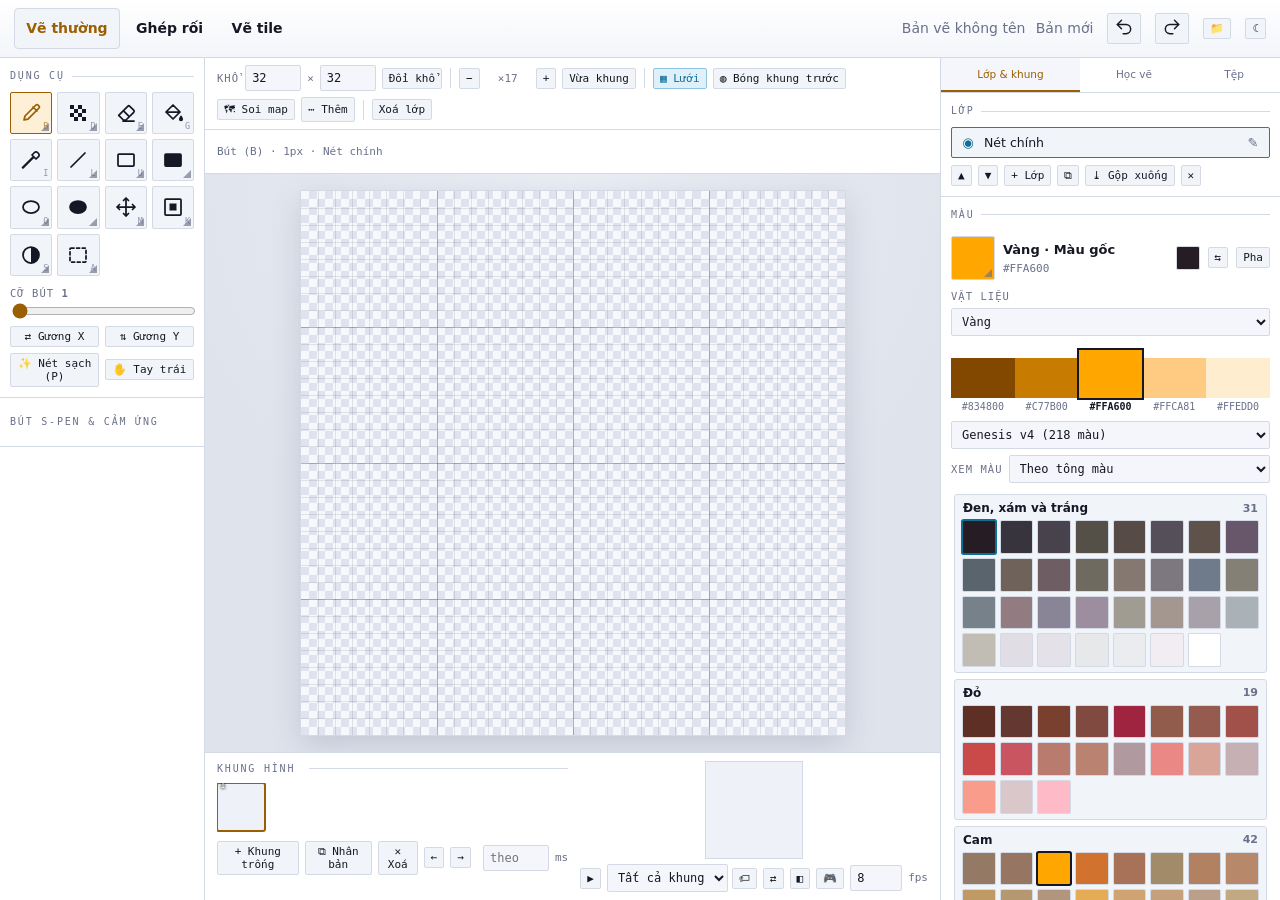
<file: index.html>
<!DOCTYPE html>
<html lang="vi">
<head>
<meta charset="utf-8">
<meta name="viewport" content="width=device-width, initial-scale=1, viewport-fit=cover">
<title>LÒ PIXEL — Xưởng luyện vẽ pixel art cho game 2D</title>
<link rel="stylesheet" href="css/app.css">
<link rel="stylesheet" href="css/workspaces.css">
</head>
<body data-workspace="draw">
<div class="app" inert>

  <div class="topbar">
    <button class="btn tiny topbar-only-phone" id="wsMenuBtn" type="button" aria-haspopup="dialog" aria-label="Đổi trang, thư viện, sáng/tối"><svg class="tool-icon" aria-hidden="true"><use href="icons/tools.svg#menu"></use></svg></button>
    <nav class="workspace-nav" aria-label="Nhóm chức năng">
      <a href="index.html" aria-current="page">Vẽ thường</a>
      <a href="puppet.html">Ghép rối</a>
      <a href="tile.html">Vẽ tile</a>
    </nav>
    <div class="workspace-meta">
      <span id="workspaceTitle" class="workspace-title"></span>
      <span id="workspaceSave" class="workspace-save" role="status"></span>
    </div>
    <div class="prog" hidden>Tiến độ: <b id="progText">0/0</b></div>
    <button class="btn tiny topbar-only-phone" id="zoomChip" type="button" title="Chạm để vừa khung">×12</button>
    <button class="btn tiny" id="btnUndo" title="Hoàn tác (Ctrl+Z)" aria-label="Hoàn tác"><svg class="tool-icon" aria-hidden="true"><use href="icons/tools.svg#undo"></use></svg></button>
    <button class="btn tiny" id="btnRedo" title="Làm lại (Ctrl+Y)" aria-label="Làm lại"><svg class="tool-icon" aria-hidden="true"><use href="icons/tools.svg#redo"></use></svg></button>
    <button class="btn tiny primary rig-library-save" id="rigSaveSheet" type="button">Lưu vào thư viện</button>
    <button class="btn tiny" id="libBtn" title="Bản vẽ của bạn">📁</button>
    <button class="btn tiny" id="themeBtn" title="Đổi nền sáng/tối">☀</button>
    <button class="btn tiny topbar-only-phone" id="stageMenuBtn" type="button" aria-expanded="false" aria-label="Khổ, lưới và tuỳ chọn khác"><svg class="tool-icon" aria-hidden="true"><use href="icons/tools.svg#more"></use></svg></button>
  </div>

  <div class="workspace">

    <!-- ================= CỘT TRÁI ================= -->
    <div class="col left">
      <div class="block">
        <p class="eyebrow">Dụng cụ</p>
        <div class="tools" id="tools"></div>
        <div class="row" style="margin-top:9px">
          <label class="mini grow">Cỡ bút <b id="brushLbl">1</b></label>
        </div>
        <input type="range" id="brush" min="1" max="6" value="1">
        <div class="row">
          <button class="btn tiny grow" id="mirX" aria-pressed="false">⇄ Gương X</button>
          <button class="btn tiny grow" id="mirY" aria-pressed="false">⇅ Gương Y</button>
        </div>
        <div class="row" style="margin-top:6px">
          <button class="btn tiny grow" id="pixPerfBtn" aria-pressed="false" title="Khử nét đôi / jaggies khi vẽ bút 1px (P)">✨ Nét sạch (P)</button>
          <button class="btn tiny grow" id="leftHandBtn" type="button" aria-pressed="false" title="Đổi chỗ cột dụng cụ và bảng bên phải; trên điện thoại đưa ô màu chính và ô xem trước sang trái">✋ Tay trái</button>
        </div>
      </div>

      <details class="block pen-settings">
        <summary class="eyebrow">Bút S-Pen &amp; cảm ứng</summary>
        <div class="row">
          <button class="btn tiny grow on" id="pressBtn" aria-pressed="true">Áp lực → cỡ bút</button>
        </div>
        <div class="row">
          <button class="btn tiny grow" id="fingerBtn2">Ngón tay: vẽ</button>
        </div>
        <div class="row" style="margin-top:6px">
          <label class="mini grow">Nút bấm trên bút</label>
          <select id="penBtnAction" style="padding:4px 6px">
            <option value="sec" selected>Màu phụ</option>
            <option value="erase">Cục tẩy tức thì</option>
            <option value="picker">Hút màu tức thì</option>
          </select>
        </div>
        <p class="kbd" style="margin-top:7px">Tự động chống chạm nhầm tay (Palm rejection) khi dùng S-Pen. Rê bút cách mặt kính (hover) để ngắm ô pixel. Hai ngón để kéo và phóng canvas.</p>
      </details>

      <div class="block color-block">
        <p class="eyebrow">Màu</p>
        <div class="colors">
          <button class="chip" id="chipPri" title="Màu chính — mở bảng màu nhanh" aria-label="Màu chính — mở bảng màu nhanh"></button>
          <div class="cur-color">
            <b id="curName">Màu chính</b>
            <code id="curHex"></code>
          </div>
          <div class="chip sec" id="chipSec" title="Màu phụ (Shift+bấm ô màu)"></div>
          <button class="btn tiny" id="swapCol" title="Đổi màu chính và màu phụ (X)" aria-label="Đổi màu chính và màu phụ">⇆</button>
          <button class="btn tiny" id="mixBtn" type="button" title="Pha màu tự do" aria-label="Pha màu chính tự do">Pha</button>
        </div>
        <label class="mini" for="matPick">Vật liệu</label>
        <select id="matPick" class="ramp-family"></select>
        <div class="pal-ramp-strip mat-strip" id="matStrip" role="group" aria-label="Dải 5 màu của vật liệu, tối đến sáng"></div>
        <div class="row" style="margin-top:8px">
          <select id="palSel" class="grow"></select>
          <button class="btn tiny" id="palDel" title="Xoá bảng màu đã lưu này" style="display:none">✕</button>
        </div>
        <div class="row" style="margin-top:6px;justify-content:space-between;align-items:center">
          <label class="mini" for="palGroup">Xem màu</label>
          <select id="palGroup" class="grow">
            <option value="tone">Theo tông màu</option>
            <option value="material">Theo chất liệu</option>
            <option value="all">Toàn bộ</option>
          </select>
        </div>
        <div class="swatches" id="swatches"></div>
        <p class="kbd" id="palInfo" style="margin:7px 0 0"></p>
        <div class="row">
          <button class="btn tiny grow" id="addSwatch" title="Thêm màu chính vào bảng">+ Thêm màu</button>
          <button class="btn tiny grow" id="palSort" title="Xếp theo tông rồi theo độ sáng">↕ Sắp xếp</button>
        </div>
        <div class="row">
          <button class="btn tiny grow" id="palFromArt" title="Gom mọi màu đang có trong tranh vào bảng">Rút từ tranh</button>
          <button class="btn tiny grow" id="palPrune" title="Bỏ những màu không xuất hiện ở khung nào">⌫ Bỏ màu thừa</button>
        </div>
        <div class="row">
          <button class="btn tiny grow primary" id="palSave" title="Lưu bảng màu này vào máy để dùng cho dự án sau">💾 Lưu bảng màu…</button>
          <label class="btn tiny grow filelabel" title="Nhập bảng màu từ file .hex (Lospec), .gpl (GIMP/Aseprite) hoặc .txt">⬆ Nhập .hex<input type="file" id="palImport" accept=".hex,.gpl,.txt,text/plain"></label>
        </div>
        <div class="row">
          <button class="btn tiny grow" id="remapMaster" title="Đổi 25 mã màu cũ của Master 88 trong tranh này sang mã mới của Master Palette hiện tại, ở mọi lớp và mọi khung, rồi chuyển sang bảng đó">Tranh → Master mới</button>
          <button class="btn tiny grow" id="replaceCol" title="Đổi mọi pixel màu phụ thành màu chính, trên lớp hiện tại, ở tất cả khung">Thay màu phụ → chính</button>
        </div>
      </div>

      <div class="block" id="rampBlock">
        <p class="eyebrow">Dải màu theo chất liệu</p>
        <p class="kbd" style="margin:0 0 6px">Dải sáng–tối có <b>lệch tông</b>: nền tảng của tô khối. Chọn chất liệu để có đúng kiểu tương phản.</p>
        <label class="mini" for="rampFamily">1. Màu gốc từ Genesis v4</label>
        <select id="rampFamily" class="ramp-family">
          <option value="">Màu chính hoặc nhập HEX</option>
        </select>
        <div id="rampSamples" class="ramp ramp-samples" role="group" aria-label="Màu mẫu từ tối đến sáng" hidden></div>
        <p class="kbd" id="rampDeltas" hidden></p>
        <div class="row ramp-base-row">
          <label class="mini grow" for="rampHex">Màu gốc</label>
          <input type="color" id="rampColor" aria-label="Chọn màu gốc" value="#ffa600">
          <input type="text" id="rampHex" aria-label="Mã HEX màu gốc" value="#ffa600" maxlength="7" spellcheck="false" autocomplete="off">
        </div>
        <p class="kbd" id="rampHexError" role="status" hidden>Dùng mã HEX 3 hoặc 6 ký tự, ví dụ #63c74d.</p>
        <label class="mini" for="matSel">2. Chất liệu</label>
        <select id="matSel" class="ramp-family"></select>
        <details>
          <summary>Tinh chỉnh</summary>
          <div class="row">
            <label class="mini grow" for="rampSteps">Số bậc</label>
            <select id="rampSteps"><option>3</option><option>4</option><option selected>5</option><option>7</option><option>9</option></select>
          </div>
        <div class="row"><label for="hueShift" class="mini grow">Lệch tông <b id="hsLbl">10%</b></label></div>
        <input type="range" id="hueShift" min="0" max="100" step="0.1" value="10">
        </details>

        <div class="ramp" id="rampOut"></div>
        <div class="row"><button class="btn tiny grow" id="rampNew">Lấy màu chính làm gốc</button><button class="btn tiny grow" id="rampUseBase">Vẽ bằng màu gốc</button></div>
        <div class="row"><button class="btn tiny grow" id="rampAdd">Đưa dải vào bảng màu</button></div>
        <p class="kbd" style="margin:7px 0 0">Dụng cụ <b>◐ Tô khối (S)</b> đi trên đúng dải này: bấm để sáng lên 1 bậc, chuột phải để tối đi.</p>
      </div>
    </div>

    <!-- ================= SÂN KHẤU ================= -->
    <div class="stage">
      <div class="stagebar">
        <label class="mini">Khổ</label>
        <input type="number" id="sizeW" min="4" max="256" value="32" style="width:56px" title="Chiều ngang">
        <span class="kbd">×</span>
        <input type="number" id="sizeH" min="4" max="256" value="32" style="width:56px" title="Chiều dọc">
        <button class="btn tiny" id="applySize">Đổi khổ</button>
        <div class="sep"></div>
        <button class="btn tiny" id="zoomOut">−</button>
        <span class="kbd" id="zoomLbl" style="min-width:44px;text-align:center">×12</span>
        <button class="btn tiny" id="zoomIn">+</button>
        <button class="btn tiny" id="zoomFit">Vừa khung</button>
        <div class="sep"></div>
        <button class="btn tiny" id="gridBtn" aria-pressed="true">▦ Lưới</button>
        <button class="btn tiny" id="onionBtn" aria-pressed="false">◍ Bóng khung trước</button>
        <button class="btn tiny" id="mapPrevBtn" title="Xem thử tile lắp ghép thành bản đồ hang động 24×16">🗺 Soi map</button>
        <details class="more"><summary class="btn tiny">⋯ Thêm</summary>
          <div class="morebox">
            <button class="btn tiny" id="symLine" aria-pressed="false">┊ Trục giữa</button>
            <button class="btn tiny" id="tileBtn" aria-pressed="false" title="Xem trước lặp 3×3 — kiểm tra tile có lộ mối nối không">▩ Lặp 3×3</button>
            <button class="btn tiny" id="flipH" title="Lật ngang lớp hiện tại (hoặc vùng chọn)">⇋ Lật ngang</button>
            <button class="btn tiny" id="flipV" title="Lật dọc lớp hiện tại (hoặc vùng chọn)">⇵ Lật dọc</button>
            <button class="btn tiny" id="rotCw" title="Xoay 90° theo chiều kim đồng hồ — vùng chọn vuông, hoặc cả lớp khi canvas vuông (R)">⟳ Xoay 90°</button>
            <button class="btn tiny" id="rotCcw" title="Xoay 90° ngược chiều kim đồng hồ (Shift+R)">⟲ Xoay −90°</button>
            <button class="btn tiny" id="outlineBtn" title="Tô màu chính vào mọi ô trống sát nét vẽ của lớp hiện tại (trong vùng chọn nếu có). Shift+bấm: lấy cả góc chéo">◻ Viền ngoài (màu chính)</button>
            <button class="btn tiny on" id="groundBtn" aria-pressed="true" title="Đường mặt đất và điểm chân (◆) lưu từ lúc nhập sheet. Game đặt nhân vật theo điểm này.">⊥ Mặt đất &amp; điểm chân</button>
            <button class="btn tiny on" id="onionWrapBtn" aria-pressed="true" title="Bóng khung trước/sau nối vòng: khung đầu thấy bóng khung cuối và ngược lại — để canh mối nối clip lặp">⟲ Bóng khung nối vòng</button>
            <button class="btn tiny" id="wrapBtn" aria-pressed="false" title="Dụng cụ Dịch lớp / phím mũi tên: phần trôi khỏi mép hiện lại ở mép đối diện — soi mối nối tile">↻ Dịch vòng (tile)</button>
            <button class="btn tiny" id="lockA" aria-pressed="false" title="Khoá alpha: chỉ vẽ lên chỗ đã có pixel">🔒 Khoá alpha</button>
            <button class="btn tiny" id="realBtn" aria-pressed="false" title="Xem khung này ở cỡ thật ×1 và ×2 trong ô xem trước">👁 Cỡ thật</button>
            <label class="mini" style="margin-top:4px">Lưới đậm mỗi</label>
            <select id="gridStep"><option>4</option><option selected>8</option><option>16</option><option>32</option></select>
          </div>
        </details>
        <div class="sep"></div>
        <button class="btn tiny" id="clearBtn">Xoá lớp</button>
      </div>

      <div class="ctxwrap">
        <p class="draw-status" id="drawStatus" aria-live="polite"></p>
        <div class="ctxbar" id="selBar" hidden>
          <span class="kbd">Vùng chọn <b id="selSize"></b> · Move/Lật trong vùng</span>
          <button class="btn tiny" id="selCut" title="Cắt vùng chọn (Ctrl+X)">✂ Cắt</button>
          <button class="btn tiny" id="selCopy" title="Chép vùng chọn (Ctrl+C)">⧉ Chép</button>
          <button class="btn tiny" id="selPaste" title="Dán vào góc trên-trái vùng chọn (Ctrl+V)">📋 Dán</button>
          <button class="btn tiny" id="selDel" title="Xoá sạch vùng chọn (Delete)">⌫ Xoá vùng</button>
          <button class="btn tiny" id="selToLayer" title="Chuyển phần tranh trong vùng chọn sang một lớp khác — dùng để tách tay, đầu, vũ khí thành part riêng">⇪ Sang lớp…</button>
          <button class="btn tiny" id="selNone" title="Bỏ chọn (Esc)">✕ Bỏ chọn</button>
        </div>
        <div class="ctxbar" id="atlasBar" hidden>
          <span class="kbd">Atlas <b id="atlasWhere"></b></span>
          <button class="btn tiny primary" id="atlasSave" title="Ghi khung đang vẽ đè lên đúng ô cũ trong atlas">⤴ Ghi lại</button>
          <button class="btn tiny" id="atlasNext" title="Ghi lại rồi mở atlas để chọn ô khác">⤴ Ghi &amp; ô sau</button>
          <button class="btn tiny" id="atlasStop" title="Thôi không gắn với atlas nữa">✕ Rời</button>
        </div>
      </div>

      <div class="canvasarea">
      <div class="quick-ramp" id="quickRamp">
        <div class="pal-ramp-strip" id="quickRampStrip" role="group" aria-label="Dải 5 màu của vật liệu, tối đến sáng"></div>
        <button class="qr-swap" id="qrSwap" type="button" title="Đổi màu chính và màu phụ" aria-label="Đổi màu chính và màu phụ"><i id="qrSec"></i>⇄</button>
      </div>
      <div class="quickbar" id="quickbar">
        <button class="qb" data-q="pencil" aria-pressed="true" title="Bút"><svg class="tool-icon" aria-hidden="true"><use href="icons/tools.svg#pencil"></use></svg></button>
        <button class="qb" data-q="dither" aria-pressed="false" title="Chấm hạt dither"><svg class="tool-icon" aria-hidden="true"><use href="icons/tools.svg#dither"></use></svg></button>
        <button class="qb" data-q="eraser" aria-pressed="false" title="Xoá"><svg class="tool-icon" aria-hidden="true"><use href="icons/tools.svg#eraser"></use></svg></button>
        <button class="qb" data-q="picker" aria-pressed="false" title="Hút màu"><svg class="tool-icon" aria-hidden="true"><use href="icons/tools.svg#picker"></use></svg></button>
        <button class="qb" data-q="fill" aria-pressed="false" title="Tô loang"><svg class="tool-icon" aria-hidden="true"><use href="icons/tools.svg#fill"></use></svg></button>
        <button class="qb" data-q="outline" aria-pressed="false" title="Viền nhanh bằng màu chính — chạm giữ để chọn kiểu góc"><svg class="tool-icon" aria-hidden="true"><use href="icons/tools.svg#outline"></use></svg></button>
        <button class="qb" data-q="shade" aria-pressed="false" title="Tô khối theo dải"><svg class="tool-icon" aria-hidden="true"><use href="icons/tools.svg#shade"></use></svg></button>
        <button class="qb" data-q="select" aria-pressed="false" title="Chọn vùng"><svg class="tool-icon" aria-hidden="true"><use href="icons/tools.svg#select"></use></svg></button>
        <button class="qb" id="qbUndo" title="Hoàn tác" aria-label="Hoàn tác"><svg class="tool-icon" aria-hidden="true"><use href="icons/tools.svg#undo"></use></svg></button>
        <button class="qb" id="fingerBtn" title="Ngón tay: vẽ hay di chuyển" aria-label="Ngón tay: vẽ hay di chuyển"><svg class="tool-icon" aria-hidden="true"><use href="icons/tools.svg#hand"></use></svg></button>
        <button class="qb qbcol" id="qbColor" title="Màu đang dùng — bấm để mở bảng màu"><i></i></button>
      </div>

      <div class="canvaswrap" id="wrap">
        <div class="canvasplane" id="canvasPlane">
        <div class="canvasholder">
          <canvas id="board" width="384" height="384" tabindex="0" aria-label="Canvas vẽ pixel"></canvas>
          <div class="hud" id="hud">—</div>
        </div>
        </div>
      </div>
      <div class="rigpip" id="rigPip" hidden>
        <canvas id="rigPipCv" width="77" height="90" title="Rối đang chạy — chạm một miếng để tới ô của nó"></canvas>
        <div class="rigpip-bar">
          <button class="btn tiny rigpip-grip" id="rigPipGrip" title="Kéo để dời rối nhỏ đi chỗ khác">⠿</button>
          <button class="btn tiny" id="rigPipPlay" title="Chạy / dừng">⏸</button>
          <button class="btn tiny" id="rigPipZoom" title="Đổi cỡ: ×1 · ×2 · ×3">×2</button>
          <button class="btn tiny" id="rigPipHide" title="Ẩn rối nhỏ (bật lại ở thẻ Ghép rối)">✕</button>
        </div>
      </div>
      </div>

      <div class="filmstrip">
        <div class="frame-mini" id="frameMini">
          <button class="btn tiny" id="miniPlay" type="button" aria-label="Chạy / dừng">▶</button>
          <button class="btn tiny" id="frPrev" type="button" aria-label="Khung trước">‹</button>
          <span class="kbd frame-pos" id="frPos" aria-live="polite">1/1</span>
          <button class="btn tiny" id="frNext" type="button" aria-label="Khung sau">›</button>
          <button class="btn tiny" id="miniAdd" type="button" aria-label="Thêm khung trống">＋</button>
          <span class="frame-mini-gap"></span>
          <button class="btn tiny" id="frameToggle" type="button" aria-expanded="false" aria-label="Mở dải khung hình">⌃</button>
        </div>
        <div style="flex:1;min-width:0">
          <p class="eyebrow" style="margin-bottom:6px">Khung hình <span class="kbd" id="layerLenInfo" style="text-transform:none;letter-spacing:0"></span></p>
          <div class="frames" id="frames"></div>
          <div class="row" style="margin-top:6px">
            <button class="btn tiny" id="frAdd">+ Khung trống</button>
            <button class="btn tiny" id="frDup">⧉ Nhân bản</button>
            <button class="btn tiny" id="frDel">✕ Xoá</button>
            <button class="btn tiny" id="frLeft">←</button>
            <button class="btn tiny" id="frRight">→</button>
            <span class="sep"></span>
            <input type="number" id="frDur" min="10" max="4000" step="10" placeholder="theo fps"
                   title="Thời lượng riêng của khung đang chọn. Để trống là chạy theo fps chung." style="width:76px">
            <span class="kbd">ms</span>
          </div>
        </div>
        <div class="playbox">
          <div class="preview-scroll"><canvas id="preview" width="96" height="96"></canvas></div>
          <div class="row">
            <button class="btn tiny" id="playBtn">▶</button>
            <span class="tag-ctl" id="tagCtl">
              <select id="tagPick" aria-label="Thẻ hoạt ảnh đang chạy"><option value="">Tất cả khung</option></select>
              <button class="btn tiny" id="tagMenuBtn" type="button" title="Thẻ hoạt ảnh: tạo, đổi chiều, đổi tên, xoá" aria-label="Thẻ hoạt ảnh">🏷</button>
            </span>
            <button class="btn tiny" id="pingPongBtn" aria-pressed="false" title="Lặp Ping-Pong (xuôi-ngược)">⇄</button>
            <button class="btn tiny" id="soloBtn" aria-pressed="false" title="Chạy riêng lớp đang chọn, đúng số khung của lớp đó">◧</button>
            <button class="btn tiny" id="gameSizeBtn" aria-pressed="false" title="Xem ở cỡ trong game: thu nhân vật về chiều cao trên màn hình (có làm mịn), đứng trên gạch 16 px">🎮</button>
            <input type="number" id="gameH" min="8" max="256" value="56" style="width:52px" hidden title="Chiều cao nhân vật trên màn hình game (px)" aria-label="Chiều cao nhân vật trong game">
            <input type="number" id="fps" value="8" min="1" max="30" style="width:52px">
            <span class="kbd">fps</span>
          </div>
        </div>
      </div>
    </div>

    <!-- ================= CỘT PHẢI ================= -->
    <div class="col right">
      <div class="tabs" role="tablist">
        <button class="tab" role="tab" aria-selected="true" data-pane="pHoc">Học vẽ</button>
        <button class="tab" role="tab" aria-selected="false" data-pane="pFile">Lớp &amp; xuất</button>
        <button class="tab" role="tab" aria-selected="false" data-pane="pRig">Ghép rối</button>
      </div>

      <div class="pane on" id="pHoc">
        <div class="block">
          <p class="eyebrow">Lộ trình học tập</p>
          <select id="trackSel" style="width:100%"></select>
          <p class="kbd" id="trackNote" style="margin:7px 0 0"></p>
          <div class="learn-filters">
            <button class="btn tiny on" id="learnFilterAll">Tất cả</button>
            <button class="btn tiny" id="learnFilterEx">Bài tập</button>
            <button class="btn tiny" id="learnFilterTh">Lý thuyết</button>
          </div>
          <button class="btn tiny wide primary" id="dailyNext" style="margin-top:8px" hidden></button>
          <p class="kbd" id="dailyInfo" style="margin:6px 0 0"></p>
        </div>
        <div class="block onboard" id="onboard" hidden>
          <p class="eyebrow">Bắt đầu thế nào</p>
          <ol style="margin:0;padding-left:18px">
            <li>Chọn lộ trình ở trên — mới học thì để <b>Lộ trình chung</b>.</li>
            <li>Bấm <b>Học tiếp</b> để mở bài đầu tiên, rồi bấm <b>Dựng khung</b> trong bài đó.</li>
            <li>Vẽ. Xong thì tích ô bên cạnh tên bài — app sẽ soi giúp bạn mấy lỗi hay gặp.</li>
          </ol>
          <button class="btn tiny wide" id="onboardOk" style="margin-top:9px">Hiểu rồi, ẩn đi</button>
        </div>
        <div id="learnSectionTh">
          <div class="block" style="border-bottom:0;padding-bottom:2px">
            <p class="eyebrow" style="margin:0">📖 Lý thuyết có hình minh hoạ</p>
            <p class="kbd" style="margin:4px 0 0">Vẽ bằng thuật toán pixel — so sánh <b>sai</b> / <b>đúng</b> để nhớ lâu.</p>
          </div>
          <div id="thList"></div>
        </div>
        <div id="learnSectionEx">
          <div class="block" style="border-bottom:0;padding-bottom:2px;margin-top:8px">
            <p class="eyebrow" style="margin:0">📋 Bài tập thực hành</p>
          </div>
          <div id="exList"></div>
        </div>
      </div>

      <div class="pane" id="pFile">
        <div class="block">
          <p class="eyebrow">Lớp</p>
          <div class="layers" id="layers"></div>
          <div class="row" style="margin-top:7px">
            <button class="btn tiny" id="lyUp" title="Đưa lớp lên trên">▲</button>
            <button class="btn tiny" id="lyDown" title="Đưa lớp xuống dưới">▼</button>
            <button class="btn tiny" id="lyAdd">+ Lớp</button>
            <button class="btn tiny" id="lyDup">⧉</button>
            <button class="btn tiny" id="lyMerge">⤓ Gộp xuống</button>
            <button class="btn tiny" id="lyDel">✕</button>
          </div>
        </div>

        <div class="block">
          <p class="eyebrow">Ảnh mẫu (đè mờ dưới nét vẽ)</p>
          <label class="btn tiny wide filelabel">Chọn ảnh mẫu…<input type="file" id="refFile" accept="image/*"></label>
          <div class="row" style="margin-top:6px"><label class="mini grow">Độ mờ <b id="refLbl">50%</b></label></div>
          <input type="range" id="refOp" min="0" max="100" value="50">
          <div id="refPalPick" style="margin-top:6px"></div>
          <div class="row">
            <button class="btn tiny grow" id="refToPix" title="Pixel hoá ảnh mẫu vào lớp hiện tại theo nguồn màu đã chọn ở trên">Ảnh → pixel (vào lớp hiện tại)</button>
            <button class="btn tiny" id="refClear">Bỏ</button>
          </div>
          <div class="row">
            <button class="btn tiny grow" id="refToPal" title="Rút 16 màu hay gặp nhất trong ảnh ra bảng màu">Ảnh → bảng màu (16 màu)</button>
          </div>
        </div>

        <div class="block">
          <p class="eyebrow">Sprite sheet → khung hình</p>
          <p class="kbd" style="margin:0 0 7px">Nhập một hay nhiều sheet hoạt ảnh, chốt số khung, pixel hoá theo tỉ lệ bạn chọn rồi trải thẳng thành khung hình để vẽ lại, tách part, thêm lớp.</p>
          <button class="btn tiny wide primary" id="shOpen">🎞 Nhập sprite sheet…</button>
        </div>

        <div class="block">
          <p class="eyebrow">Atlas / tilesheet của dự án</p>
          <p class="kbd" style="margin:0 0 7px">Nạp nguyên tấm tilesheet vào, cắt theo lưới ô, lôi từng ô ra sửa rồi ghi lại đúng chỗ. Kéo thả file .png hoặc .json vào trang cũng được.</p>
          <button class="btn tiny wide" id="atOpen">🧩 Mở atlas…</button>
        </div>

        <div class="block">
          <p class="eyebrow">Terrain 56 &amp; bộ tile</p>
          <p class="kbd" style="margin:0 0 7px">Tạo bộ 56 ô, vẽ từng ô với gợi ý pixel, soi lỗi mối nối, ⚡ tạo nhanh và xuất cho Godot — tất cả ở Trang Tile. Atlas Terrain cũ mở lại được ở đó.</p>
          <a class="btn tiny wide" href="tile.html">🧱 Trang Tile</a>
        </div>

        <div class="block">
          <p class="eyebrow">Xuất</p>
          <div class="row" style="margin-bottom:8px">
            <label class="mini" style="min-width:65px">Tên dự án</label>
            <input type="text" id="projName" value="Bản vẽ không tên" placeholder="Tên tệp dự án…" class="grow" style="font-weight:600">
          </div>
          <div class="row">
            <label class="mini grow">Nhân khổ</label>
            <select id="expScale"><option>1</option><option selected>4</option><option>8</option><option>16</option></select>
          </div>
          <div class="row">
            <label class="mini grow">Spritesheet xếp</label>
            <select id="expCols" title="Cách xếp khung trong PNG spritesheet">
              <option value="0" selected>1 hàng ngang</option>
              <option value="4">4 cột</option>
              <option value="8">8 cột</option>
              <option value="sq">Lưới vuông</option>
            </select>
          </div>
          <label class="tv-check" style="min-height:32px" title="PNG spritesheet và Godot SpriteFrames chỉ lấy lớp đang chọn, đúng số khung của lớp đó (lớp 8 khung ra sheet 8 khung). Tên file thêm tên lớp."><input type="checkbox" id="expLayerOnly"> Chỉ xuất lớp đang chọn (đúng số khung của lớp)</label>
          <div class="grid2" style="margin-top:7px">
            <button class="btn" id="expPng">PNG khung này</button>
            <button class="btn" id="expSheet">PNG spritesheet</button>
            <button class="btn" id="expGif" title="GIF hoạt ảnh theo Cỡ xuất. Đang chạy một thẻ thì chỉ xuất thẻ đó.">⬇ GIF</button>
            <button class="btn" id="expPal">PNG bảng màu</button>
            <button class="btn" id="expGodot" title="Tải file .tres và sheet PNG ×1 cùng tên. Thả cả hai vào thư mục dưới đây trong dự án Godot rồi gán .tres cho AnimatedSprite2D.">Godot SpriteFrames</button>
          </div>
          <div class="row" style="margin-top:6px">
            <label class="mini" for="expGodotDir" style="min-width:65px">Thư mục Godot</label>
            <input type="text" id="expGodotDir" value="res://" placeholder="res://sprites/" class="grow" title="Đường dẫn trong dự án Godot nơi bạn sẽ đặt sheet PNG">
            <label class="tv-check" style="min-height:0"><input type="checkbox" id="expGodotLoop" checked> Lặp</label>
          </div>
          <div class="row" style="margin-top:6px">
            <select id="packMode" class="grow" title="Cách chia sheet khi gói ZIP (dùng cho cả nút Xuất cả thư viện)">
              <option value="merged">Gói: hình đã ghép (mỗi bản một sheet)</option>
              <option value="layers">Gói: mỗi lớp một sheet, đủ khung (bộ phận)</option>
              <option value="actions">Gói: mỗi lớp một sheet, độ dài riêng (động tác)</option>
            </select>
          </div>
          <button class="btn wide primary" id="expPack" style="margin-top:6px" title="Một file ZIP: sheet PNG ×1, Godot SpriteFrames .tres và manifest.json (khổ, số khung, fps, thời lượng từng khung, điểm chân, mốc). Lớp ẩn không xuất.">⬇ Gói ZIP: sheet + Godot + bảng kê</button>
          <p class="kbd" id="packNote" role="status" aria-live="polite" style="margin:4px 0 0"></p>
          <div class="grid2" style="margin-top:6px">
            <button class="btn primary" id="expJson">Lưu dự án .json</button>
            <label class="btn filelabel" style="text-align:center">Mở .json<input type="file" id="impJson" accept=".json"></label>
          </div>
          <p class="kbd" style="margin-top:8px">File .json lưu cả tranh, bảng màu và tiến độ bài tập.</p>
        </div>

        <div class="block">
          <p class="eyebrow">Soi bài</p>
          <p class="kbd" style="margin:0 0 7px">Máy đếm hộ mấy lỗi mà giáo trình đang dạy bằng lời: số màu, pixel lạc, viền dày, mốc chân lệch giữa các khung.</p>
          <button class="btn tiny wide" id="lintBtn">Soi khung đang vẽ</button>
          <div id="lintOut"></div>
        </div>

        <div class="block">
          <p class="eyebrow">Lưu tự động</p>
          <p class="kbd" id="saveInfo" style="margin:0 0 7px">—</p>
          <button class="btn tiny wide" id="wipeSave">Xoá bản lưu &amp; làm lại từ đầu</button>
        </div>

        <div class="block">
          <p class="eyebrow">Phím tắt</p>
          <p class="kbd"><b>B</b> bút · <b>E</b> xoá · <b>G</b> tô loang · <b>I</b> hút màu · <b>L</b> đường · <b>U</b> chữ nhật · <b>O</b> ê-líp · <b>M</b> dịch lớp · <b>S</b> tô khối · <b>A</b> chọn vùng<br>
          <b>X</b> đổi màu · <b>[ ]</b> cỡ bút · <b>Ctrl+Z / Ctrl+Y</b> hoàn tác · <b>, .</b> đổi khung · <b>R</b> xoay 90°<br>
          <b>Alt+bấm</b> hút màu tạm · <b>chuột phải</b> với ống hút = lấy màu phụ · <b>Shift+bấm</b> bút/tẩy: kẻ thẳng từ điểm cuối nét trước · <b>Shift+tô loang</b>: đổi mọi ô cùng màu<br>
          <b>Ctrl+lăn chuột</b> hoặc <b>+ − 0</b> phóng/thu/vừa khung · <b>Ctrl+A</b> chọn hết · <b>Ctrl+D</b> bỏ chọn · <b>mũi tên</b> (dụng cụ Dịch lớp) đẩy 1px, Shift đẩy theo lưới đậm<br><b>Chạm giữ</b> (hoặc chuột phải) lên nút có góc vát để mở bảng chọn nhanh: cỡ bút, chiều tô khối, hình rỗng/đầy, thao tác vùng chọn, bảng màu.</p>
        </div>

        <div class="block">
          <p class="eyebrow">Đưa vào Godot 4</p>
          <p class="kbd">Project Settings → Rendering → Textures → <b>Default Texture Filter = Nearest</b>. Với từng ảnh: tắt <b>Mipmaps</b>, tắt <b>Filter</b>. Camera2D bật <b>Snap 2D Transforms to Pixel</b>. Cửa sổ: <b>viewport</b> + <b>keep</b>, và chỉ phóng theo số nguyên (×2, ×3, ×4).</p>
        </div>
      </div>
      <div class="pane" id="pRig">
        <div class="block">
          <p class="eyebrow">1 · Dựng khung</p>
          <p class="kbd" style="margin:0 0 7px">Mỗi nhân vật hai tấm: <b>Đầu</b> (sọ, mặt, tóc, phụ kiện — riêng từng người) và <b>Thân</b> (một bộ cho cả môn phái).
            Vẽ ở cỡ game, màu phẳng, <b>không viền</b> — máy tự viền 1 px sau khi ghép. Chỉ vẽ một tay, một chân; phía xa dùng lại, tối đi.</p>
          <div class="row">
            <button class="btn tiny grow" id="rigNewHead" title="Bản vẽ mới trong thư viện, có khung ô, khớp và mốc">+ Sheet Đầu</button>
            <button class="btn tiny grow" id="rigNewBody" title="Bản vẽ mới trong thư viện, có khung ô và khớp">+ Sheet Thân</button>
          </div>
          <p class="kbd" id="rigInfo" style="margin:7px 0 0">Đang nạp khung xương…</p>
        </div>

        <div class="block">
          <p class="eyebrow">2 · Xem rối</p>
          <div class="rig-stage">
            <canvas id="rigSmall" title="Cỡ thật ×1 và ×2"></canvas>
            <canvas id="rigBig" title="Phóng to — chạm một miếng để tới ô của nó"></canvas>
          </div>
          <div class="row" style="margin-top:8px">
            <p class="mini grow" id="rigShowLabel" style="margin:0">Ẩn / hiện theo dáng T</p>
            <button class="btn tiny" id="rigShowAll" title="Hiện lại mọi miếng">Hiện hết</button>
          </div>
          <div class="rig-show-sides"><span>Phía gần</span><span>Phía xa</span></div>
          <div class="rig-show" id="rigShow" role="group" aria-labelledby="rigShowLabel"></div>
          <div class="row" style="margin-top:7px">
            <select id="rigClip" class="grow" aria-label="Động tác"></select>
            <button class="btn tiny" id="rigPrev" title="Khung trước">◀</button>
            <button class="btn tiny" id="rigPlay" title="Chạy / dừng">⏸</button>
            <button class="btn tiny" id="rigNext" title="Khung sau">▶</button>
            <span class="kbd" id="rigFrame" style="min-width:42px;text-align:right">1/1</span>
          </div>
          <label class="mini" for="rigScrub">Tư thế (kéo để soi từng chút)</label>
          <input type="range" id="rigScrub" min="0" max="1000" value="0">
          <div class="row">
            <label class="mini">Đầu</label><select id="rigSrcHead" class="grow" aria-label="Bản vẽ đầu"></select>
          </div>
          <div class="row">
            <label class="mini">Thân</label><select id="rigSrcBody" class="grow" aria-label="Bản vẽ thân"></select>
          </div>
          <div class="row rig-wrap" style="margin-top:6px">
            <button class="btn tiny" id="rigCharSave" title="Lưu sheet Đầu và sheet Thân đang ghép thành một file .json — chuyển máy, gửi bạn, cất dự phòng">⬇ Lưu nhân vật (.json)</button>
            <label class="btn tiny filelabel" style="display:inline-flex" title="Mở file nhân vật: hai sheet vào thư viện 📁 thành bản mới, rối ghép luôn nhân vật đó">📂 Mở nhân vật (.json)<input type="file" id="rigCharOpen" accept=".json,application/json"></label>
          </div>
          <p class="kbd" id="rigCharNote" style="margin:4px 0 0"></p>
          <div class="row rig-wrap" style="margin-top:6px">
            <button class="btn tiny" id="rigGhost" aria-pressed="false" title="Chồng mờ khối mẫu để so khối, so dáng">◌ Bóng khối</button>
            <button class="btn tiny on" id="rigFill" aria-pressed="true" title="Ô chưa vẽ thì tạm hiện khối mẫu, để vẫn thấy cả người">▦ Ô trống: khối mẫu</button>
            <button class="btn tiny" id="rigOnly" aria-pressed="false" title="Chỉ hiện miếng đang chọn (cả phía gần lẫn xa) — kéo thanh Tư thế để xem nó qua mọi góc xoay">◧ Chỉ miếng này</button>
            <button class="btn tiny on" id="rigPipBtn" aria-pressed="true" title="Rối nhỏ nổi ở góc canvas, chạy ngay khi vẽ">▣ Rối trên canvas</button>
            <button class="btn tiny" id="rigOutline" aria-pressed="false" title="Viền 1 px máy tự thêm quanh từng nhóm miếng sau khi ghép — cả rối xem lẫn file xuất. Để tắt nếu anh tự vẽ viền vào miếng">▢ Viền tự động</button>
          </div>
          <p class="kbd" style="margin:5px 0 0">Ẩn miếng và tắt viền chỉ để soi lúc vẽ — file xuất luôn đủ miếng, có viền.</p>
        </div>

        <div class="block">
          <p class="eyebrow">3 · Miếng đang vẽ</p>
          <div class="rig-parts" id="rigParts"></div>
          <div class="row rig-wrap" style="margin-top:7px">
            <button class="btn tiny on" id="rigLock" aria-pressed="true" title="Nét bắt đầu ở ô nào chỉ vẽ trong ô đó — không lem sang miếng bên cạnh">🔒 Khoá trong ô</button>
            <button class="btn tiny" id="rigFocus" title="Phóng canvas tới ô của miếng đang chọn">🔍 Tới ô</button>
          </div>
          <p class="mini" style="margin:9px 0 4px">Ánh sáng chiếu từ</p>
          <div class="rig-light" id="rigLight"></div>
          <div class="row rig-wrap" style="margin-top:7px">
            <button class="btn tiny" id="rigShadeSee" aria-pressed="false" title="Xem thử bóng và chỗ sáng trên miếng đang chọn, chưa ghi vào tranh">👁 Xem thử bóng</button>
            <button class="btn tiny primary" id="rigShade" title="Tô bóng phía khuất sáng và một viền sáng phía có sáng, bằng hai bậc kề màu nền trong bảng màu. Sửa tay tiếp được, Ctrl+Z để bỏ">◐ Đổ bóng miếng này</button>
          </div>
          <p class="kbd" id="rigShadeInfo" style="margin:6px 0 0"></p>
          <p class="mini" style="margin:9px 0 4px">Tay, chân phía xa</p>
          <p class="kbd" style="margin:0 0 6px">Ô xa để trống thì phía xa dùng nét phía gần, tối đi. Muốn phía xa khác (tay áo, giày…) thì chép sang rồi sửa chỗ khác.</p>
          <div class="row rig-wrap">
            <button class="btn tiny" id="rigFarCopy" title="Chép nét ô gần vào ô xa đang chọn, tối đi một bậc theo bảng màu (Ctrl+Z để bỏ)">⧉ Chép từ bên gần</button>
            <button class="btn tiny" id="rigFarAll" title="Chép cả 6 miếng tay, chân sang ô xa, tối đi một bậc theo bảng màu — một bước hoàn tác">⧉ Chép cả 6 miếng xa</button>
          </div>
        </div>

        <div class="block">
          <p class="eyebrow">Hướng dẫn trên sheet 🔒</p>
          <p class="kbd" style="margin:0 0 6px">Chỉ hiện trên màn hình, khoá sẵn, không bao giờ vào file xuất.</p>
          <div class="layers" id="rigGuides"></div>
        </div>

        <div class="block">
          <p class="eyebrow">Soi miếng</p>
          <div id="rigLint"><p class="kbd">Dựng hoặc mở một sheet Đầu/Thân để soi.</p></div>
        </div>

        <div class="block">
          <p class="eyebrow">4 · Xuất cho game</p>
          <p class="kbd" style="margin:0 0 7px">Mọi động tác, mỗi động tác một sheet một hàng (<code id="rigExample">run_…_8f.png</code>…) và <code>puppet_bake.json</code> (khổ khung, điểm chân, fps), gói trong một ZIP.</p>
          <button class="btn tiny wide primary" id="rigExport">⬇ Xuất mọi động tác (ZIP)</button>
          <p class="kbd" id="rigNote" style="margin:6px 0 0"></p>
        </div>
      </div>
    </div>

  </div>

  <div class="libwrap" id="sheetWrap" hidden>
    <div class="libbar">
      <p class="eyebrow" style="margin:0;flex:1">Nhập sprite sheet</p>
      <label class="btn tiny primary filelabel">＋ Chọn ảnh<input type="file" id="shFiles" accept="image/*" multiple></label>
      <button class="btn tiny" id="shClose">✕ Đóng</button>
    </div>
    <div class="sh-body">
      <section class="sh-list" id="shList" aria-label="Các sheet đã chọn"></section>
      <section class="sh-side">
        <div class="tv-card">
          <p class="eyebrow">Pixel hoá</p>
          <div class="tv-row">
            <label class="mini" for="shRatio">Tỉ lệ</label>
            <select id="shRatio" title="Tự vừa khung: lấy tỉ lệ lớn nhất mà hình vẫn nằm trọn trong khung vẽ. Hoặc chọn tay: nhỏ hơn thì ra chất pixel hơn nhưng mất chi tiết.">
              <option value="fit" selected>Tự vừa khung</option>
              <option value="1">100% (giữ nguyên cỡ)</option><option value="0.75">75%</option><option value="0.6667">67%</option>
              <option value="0.5">50%</option><option value="0.4">40%</option><option value="0.3333">33%</option>
              <option value="0.25">25%</option><option value="0.2">20%</option>
              <option value="custom">Tự nhập %…</option>
            </select>
            <input type="number" id="shRatioPct" min="5" max="100" step="1" value="50" hidden aria-label="Tỉ lệ phần trăm" title="Tỉ lệ thu nhỏ, từ 5 đến 100">
          </div>
          <div class="tv-row">
            <label class="mini" for="shCanvas">Khung vẽ</label>
            <select id="shCanvas" title="Khung to hơn hình thì chừa chỗ để vẽ thêm part. Hình luôn đặt chân sát đáy, canh giữa.">
              <option value="0">Vừa khít hình</option><option value="32">32×32</option><option value="48">48×48</option>
              <option value="64" selected>64×64</option><option value="96">96×96</option><option value="128">128×128</option><option value="160">160×160</option><option value="192">192×192</option><option value="256">256×256</option>
            </select>
          </div>
          <div class="tv-row" id="shSizeRow" hidden>
            <label class="mini" for="shSize">Cỡ nhân vật</label>
            <select id="shSize" title="Các tấm vẽ ở cỡ khác nhau thì đồng bộ để nhân vật cao bằng nhau ở mọi động tác">
              <option value="sync" selected>Đồng bộ chiều cao</option>
              <option value="keep">Giữ tỉ lệ giữa các ảnh gốc</option>
            </select>
            <input type="number" id="shCharH" min="8" max="256" step="1" placeholder="tự" style="width:64px" title="Chiều cao nhân vật đích (pixel). Để trống: lớn nhất mà mọi tấm vẫn vừa khung." aria-label="Chiều cao nhân vật đích">
            <span class="kbd">px</span>
          </div>
          <label class="tv-check" title="Bật: khung là hình chữ nhật vừa đúng hình, cạnh dài bằng cỡ đã chọn, không còn lề thừa. Tắt: khung vuông, chừa chỗ để vẽ thêm part."><input type="checkbox" id="shTight" checked> Ôm sát hình (khung chữ nhật, bỏ lề thừa)</label>
          <div id="shPalPick" title="Ít màu thì dễ vẽ lại và ra chất pixel hơn. Ép về một bảng có sẵn để mọi asset chung một bộ màu."></div>
          <p class="kbd" id="shInfo"></p>
        </div>
        <div class="tv-card" id="shModeCard" hidden>
          <p class="eyebrow">Nhiều tấm</p>
          <label class="tv-radio"><input type="radio" name="shMode" value="layers" checked>
            <span><b>Mỗi tấm một lớp, chung một bản vẽ</b><i>Tấm đầu danh sách nằm lớp trên cùng. Hợp để vẽ lại style, so động tác, ghép part. Khung chung lấy cỡ lớn nhất, tấm ít khung hơn để trống phần đuôi.</i></span></label>
          <label class="tv-radio"><input type="radio" name="shMode" value="library">
            <span><b>Mỗi tấm một bản vẽ trong thư viện</b><i>Mỗi động tác là một bản riêng trong 📁, mở tấm đầu ra để vẽ.</i></span></label>
          <div class="tv-row">
            <label class="mini" for="shAlign">Căn ngang</label>
            <select id="shAlign" title="Theo chân: mọi động tác đứng đúng một cột khi đổi qua lại trong game, dù vạt áo bay hay vũ khí vươn ra. Giữa hộp bao: cách cũ.">
              <option value="feet" selected>Theo chân (đứng đúng một chỗ)</option>
              <option value="box">Giữa hộp bao</option>
            </select>
          </div>
        </div>
        <div class="tv-card">
          <p class="eyebrow">Xem trước</p>
          <div class="sh-preview"><canvas id="shPreview" width="1" height="1"></canvas></div>
          <label class="tv-check" id="shOverlayRow" hidden title="Chồng mờ khung tương ứng của các tấm khác phía sau, đặt đúng như khi xếp lớp — để so cỡ và vị trí chân"><input type="checkbox" id="shOverlay" checked> So cỡ: chồng mờ các tấm khác</label>
          <p class="kbd" id="shPreviewInfo"></p>
        </div>
        <button class="btn primary wide" id="shImport" disabled>Chọn ảnh trước</button>
      </section>
    </div>
  </div>

  <div class="libwrap" id="libWrap" hidden>
    <div class="libbar">
      <p class="eyebrow" style="margin:0;flex:1">Bản vẽ của bạn <span class="kbd" id="libCount"></span></p>
      <button class="btn tiny" id="libSheet" title="Xếp mọi bản vẽ thành một tấm PNG để soi cả bộ">🖼 Bảng liên hoàn</button>
      <button class="btn tiny" id="libPack" title="Xuất mọi bản vẽ thành một file ZIP: sheet PNG, Godot .tres và manifest.json. Cách chia sheet theo ô “Gói” ở thẻ File → Xuất.">⬇ Xuất cả thư viện (ZIP)</button>
      <button class="btn tiny primary rig-library-save" id="rigLibSave" type="button">Lưu sheet</button>
      <button class="btn tiny primary" id="libSave">Cất bản đang vẽ</button>
      <button class="btn tiny" id="libClose">✕ Đóng</button>
    </div>
    <div class="libgrid" id="libGrid"></div>
  </div>

  <div class="libwrap" id="atlasWrap" hidden>
    <div class="libbar">
      <p class="eyebrow" style="margin:0;flex:1">Atlas của dự án</p>
      <a class="btn tiny" href="tile.html" title="Tạo, sửa, soi lỗi và xuất bộ Terrain 56 ở Trang Tile">🧱 Trang Tile</a>
      <label class="btn tiny filelabel">Nạp ảnh…<input type="file" id="atFile" accept="image/*"></label>
      <button class="btn tiny" id="atForget" title="Bỏ tấm này khỏi trình duyệt">✕ Bỏ tấm</button>
      <button class="btn tiny" id="atPng" title="Xuất lại tấm atlas 1:1 để cắm vào engine">⬇ PNG</button>
      <button class="btn tiny" id="atMapPrev" title="Soi tilesheet trên bản đồ hang động 24×16">🗺 Xem map</button>
      <button class="btn tiny primary" id="atEdit" disabled>✎ Sửa ô đã chọn</button>
      <button class="btn tiny" id="atClose">✕ Đóng</button>
    </div>
    <div class="atbar">
      <label class="mini">Ô</label>
      <input type="number" id="atTW" value="16" min="1" max="256" title="Chiều ngang một ô">
      <span class="kbd">×</span>
      <input type="number" id="atTH" value="16" min="1" max="256" title="Chiều dọc một ô">
      <label class="mini">Khe</label>
      <input type="number" id="atPad" value="0" min="0" max="32" title="Khoảng đệm giữa hai ô — tilesheet kiểu Terraria thường là 2">
      <label class="mini">Lề</label>
      <input type="number" id="atOff" value="0" min="0" max="64" title="Lề chừa ở mép trên-trái">
      <span class="sep"></span>
      <button class="btn tiny" id="atMulti" aria-pressed="false" title="Bật rồi bấm ô thứ hai để quét cả cụm">⤢ Chọn cụm</button>
      <button class="btn tiny" id="atZoomOut">−</button>
      <span class="kbd" id="atZoom" style="min-width:32px;text-align:center">×2</span>
      <button class="btn tiny" id="atZoomIn">+</button>
      <span class="kbd" id="atInfo" style="flex:1;min-width:0"></span>
    </div>
    <div class="atview"><canvas id="atCv"></canvas></div>
    <p class="kbd" id="atNote" style="margin:0;padding:8px 14px;border-top:1px solid var(--line)"></p>
  </div>

  <div class="libwrap" id="mapWrap" hidden>
    <div class="libbar">
      <p class="eyebrow" style="margin:0;flex:1">Soi bản đồ hang động (Map Preview 24×16)</p>
      <button class="btn tiny" id="mapReset" title="Khôi phục lát cắt hang động chuẩn">↺ Đặt lại hang</button>
      <button class="btn tiny" id="mapClearAll" title="Xoá sạch toàn bộ bản đồ về rỗng">🗑 Xoá trắng</button>
      <button class="btn tiny" id="mapPng" title="Xuất ảnh bản đồ thành file PNG">⬇ PNG</button>
      <button class="btn tiny" id="mapClose">✕ Đóng</button>
    </div>
    <div class="atbar">
      <label class="mini">Nguồn</label>
      <select id="mapSrcSel">
        <option value="auto" selected>Tự động (Atlas hoặc bản vẽ)</option>
        <option value="canvas">Bản vẽ hiện tại</option>
        <option value="atlas">Atlas / Tilesheet</option>
      </select>
      <label class="mini">Mẫu soi</label>
      <select id="mapModeSel" title="Chọn loại preview để soi liền mạch hoặc kiểm đủ 56 slot">
        <option value="natural" selected>Natural · hang chuẩn</option>
        <option value="coverage">Coverage 56 · kiểm đủ slot</option>
        <option value="recipe">Recipe · hình ghép mẫu</option>
      </select>
      <select id="mapRecipeSel" title="Chọn hình ghép mẫu" hidden>
        <option value="room">Phòng vuông</option>
        <option value="l-corridor">Hành lang chữ L</option>
        <option value="t-corridor">Hành lang chữ T</option>
        <option value="platforms">Bậc / nhánh</option>
      </select>
      <label class="mini">Nền</label>
      <select id="mapBgSel">
        <option value="cave" selected>Hang tối (#0d171f)</option>
        <option value="sky">Bầu trời</option>
        <option value="checker">Trong suốt</option>
      </select>
      <span class="sep"></span>
      <button class="btn tiny on" id="mapGridBtn" title="Bật / tắt lưới ô tile">▦ Lưới</button>
      <button class="btn tiny" id="mapZoomOut">−</button>
      <span class="kbd" id="mapZoomLbl" style="min-width:32px;text-align:center">×2</span>
      <button class="btn tiny" id="mapZoomIn">+</button>
      <span class="sep"></span>
      <button class="btn tiny" id="mapSnapBtn" title="Chụp lưu ảnh bản đồ hiện tại để đối chiếu (Snapshot)">📸 Giữ mẫu</button>
      <button class="btn tiny" id="mapDiffBtn" title="Nhấp hoặc giữ để chớp mắt soi giữa bản hiện tại và mẫu đã chụp (Flicker compare)">👁 Soi mẫu cũ</button>
      <button class="btn tiny" id="mapGhostBtn" title="Bật / tắt bóng ma mẫu cũ chồng mờ lên bản hiện tại">◍ Bóng ma</button>
      <input type="range" id="mapGhostRange" min="10" max="90" value="40" style="width:54px" title="Độ mờ bóng ma đối chiếu">
      <span class="kbd" id="mapGhostLbl" style="min-width:28px">40%</span>
      <span class="kbd" id="mapSnapBadge" style="color:var(--amber);margin-left:4px" hidden>● Đã ghim mẫu</span>
      <span class="kbd" id="mapCoverage" style="min-width:150px;text-align:center">Natural · 0/56 tile</span>
      <span class="kbd" id="mapInfo" style="margin-left:auto;min-width:0;text-align:right"></span>
    </div>
    <div class="maptilebar" id="mapTileBar">
      <div class="maptile-tools">
        <button class="btn tiny on" id="mapBrushAuto" title="Cọ Autotile: đặt khối địa hình tự khớp topology và biến thể trong bộ 56 ô">🏔️ Auto</button>
        <button class="btn tiny" id="mapBrushErase" title="Cọ Tẩy: xoá ô về rỗng (nhấp chuột phải cũng xoá được)">🧹 Tẩy</button>
      </div>
      <span class="sep"></span>
      <span class="kbd" style="font-size:10.5px;flex:0 0 auto">Khay Tile:</span>
      <div class="maptile-scroll" id="mapTileList" title="Chọn một tile để vẽ tay lên bản đồ"></div>
      <div class="mappinned-box" id="mapPinnedBox" title="Tile đối chiếu đang ghim" hidden>
        <span class="kbd" style="font-size:9.5px">Mẫu:</span>
        <canvas id="mapPinnedCv" width="16" height="16"></canvas>
      </div>
      <span class="kbd map-cell-info" id="mapCellInfo">Chọn một ô trên map để xem tile đang dùng.</span>
      <button class="btn tiny" id="mapEditTile" title="Mở tile đang chọn lên canvas để sửa" disabled>✎ Sửa tile</button>
    </div>
    <div class="mapview" id="mapViewArea">
      <canvas id="mapCv"></canvas>
    </div>
    <p class="kbd" id="mapFootHint" style="margin:0;padding:8px 14px;border-top:1px solid var(--line);display:flex;align-items:center;justify-content:space-between;flex-wrap:wrap;gap:8px">
      <span>Natural / Recipe: kéo rê để vẽ · Chuột phải để xoá · Coverage 56: chạm ô để xem slot · Giữ Space để chớp mắt soi mẫu cũ.</span>
      <span id="mapStatusNote" style="color:var(--dim)"></span>
    </p>
  </div>

  <nav class="mnav" id="mnav" aria-label="Công cụ dưới màn hình">
    <button type="button" data-view="draw" aria-controls="editorStage" aria-current="true">
      <svg class="nav-icon" aria-hidden="true"><use href="icons/navigation.svg#pencil"/></svg><span class="nav-label">Vẽ</span>
    </button>
    <button type="button" data-view="tools" aria-controls="editorTools" aria-expanded="false">
      <svg class="nav-icon" aria-hidden="true"><use href="icons/navigation.svg#brush"/></svg><span class="nav-label">Cọ</span>
    </button>
    <button type="button" data-view="colors" aria-controls="editorPanel" aria-expanded="false">
      <svg class="nav-icon" aria-hidden="true"><use href="icons/navigation.svg#palette"/></svg><span class="nav-label">Màu</span>
    </button>
    <button type="button" data-view="layers" aria-controls="editorPanel" aria-expanded="false">
      <svg class="nav-icon" aria-hidden="true"><use href="icons/navigation.svg#layers"/></svg><span class="nav-label">Lớp</span>
    </button>
    <button type="button" data-view="learn" aria-controls="editorPanel" aria-expanded="false">
      <svg class="nav-icon" aria-hidden="true"><use href="icons/navigation.svg#book"/></svg><span class="nav-label">Học vẽ</span>
    </button>
    <button type="button" data-view="file" aria-controls="editorPanel" aria-expanded="false">
      <svg class="nav-icon" aria-hidden="true"><use href="icons/navigation.svg#file"/></svg><span class="nav-label">Tệp</span>
    </button>
  </nav>
</div>
<dialog id="resizeDialog" aria-labelledby="resizeTitle">
  <form method="dialog">
    <h2 id="resizeTitle">Đổi khổ canvas</h2>
    <p id="resizeNote"></p>
    <p class="kbd">Giữ nội dung neo ở góc trên-trái hoặc căn giữa; phần ngoài khổ mới sẽ bị cắt. Có thể hoàn tác bằng Ctrl+Z.</p>
    <div class="resize-actions">
      <button class="btn primary" value="keep">Giữ ở góc trên-trái</button>
      <button class="btn" value="center">Giữ ở giữa</button>
      <button class="btn" value="blank">Tạo khung trắng</button>
      <button class="btn" value="cancel" autofocus>Huỷ</button>
    </div>
  </form>
</dialog>
<script type="module" src="js/editor-entry.js"></script>
</body>
</html>
</file>
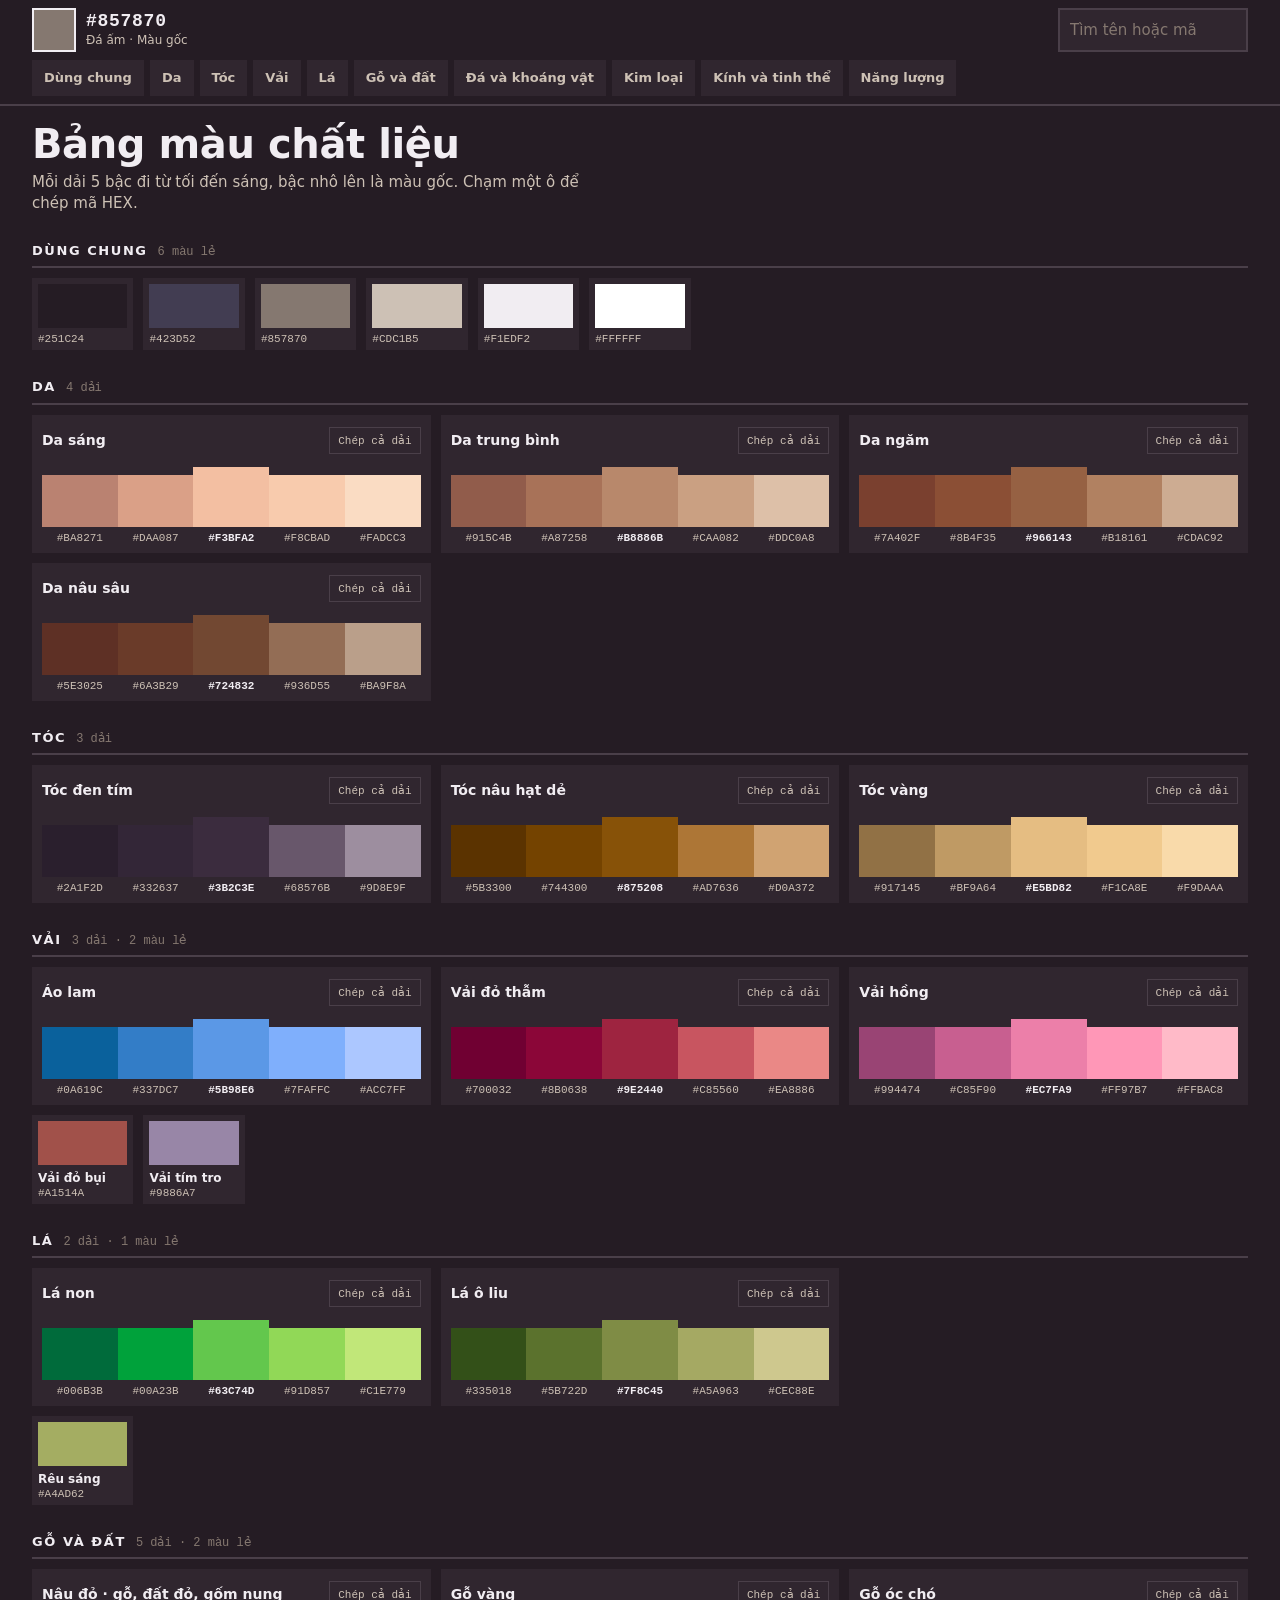
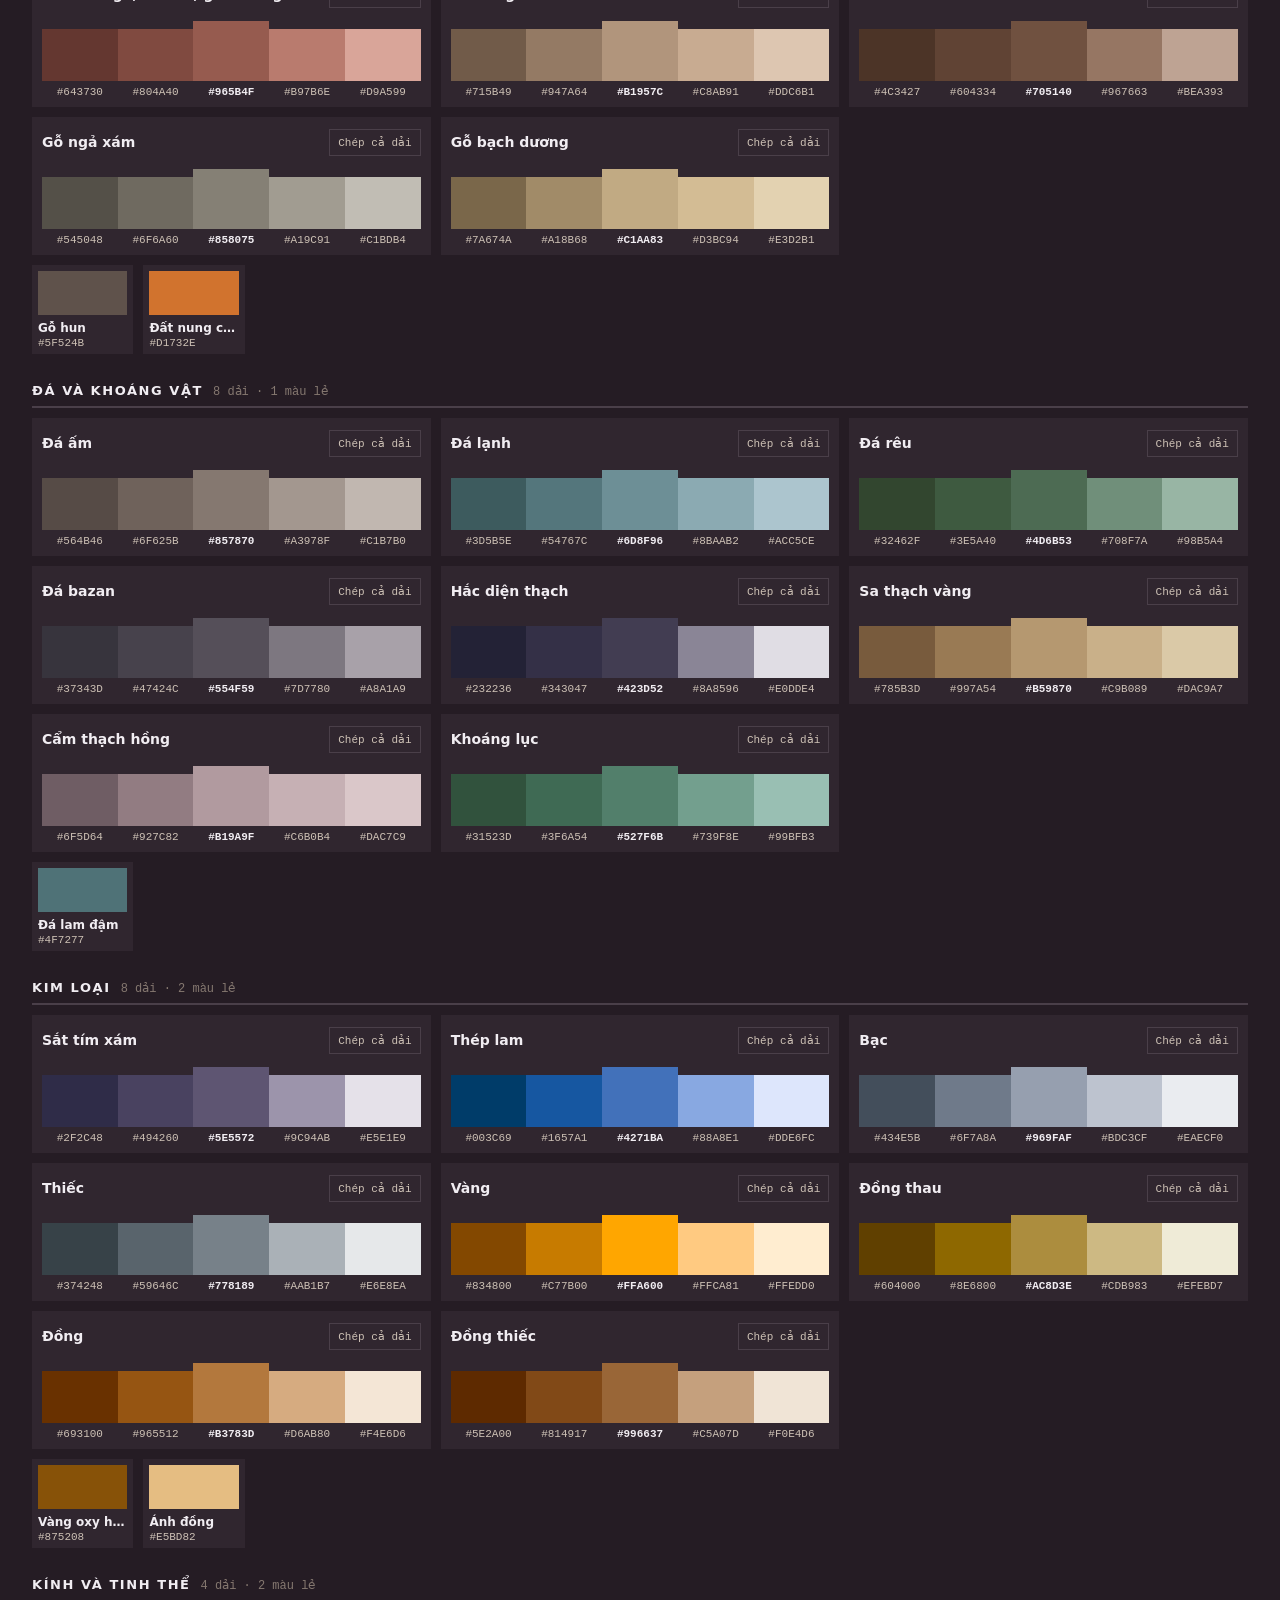
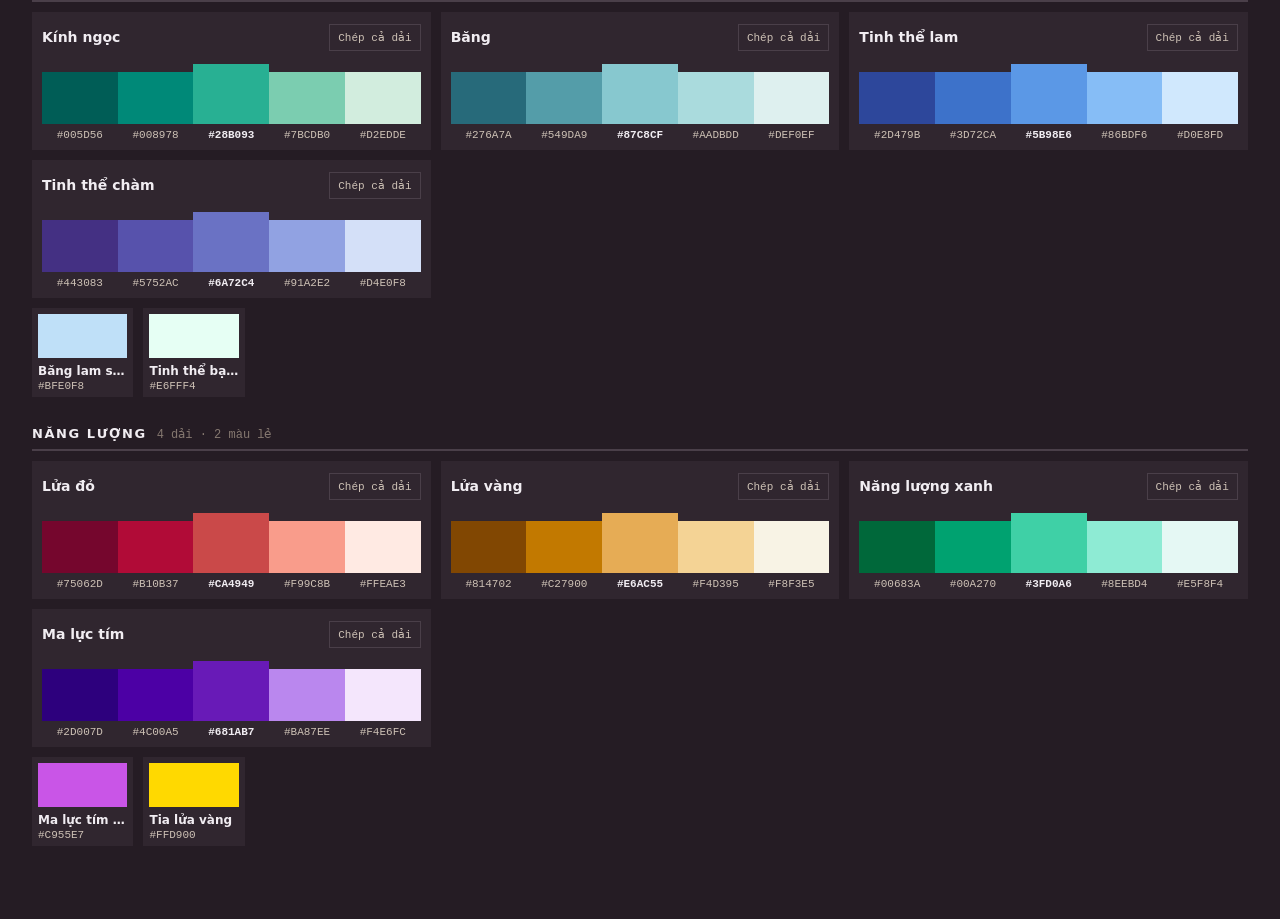
<file: bang-mau-chat-lieu.html>
<!doctype html>
<html lang="vi">
<head>
<meta charset="utf-8">
<meta name="viewport" content="width=device-width,initial-scale=1">
<title>Bảng màu chất liệu · Genesis v4</title>
<style>
/* Giao diện lấy màu từ chính nhóm "Dùng chung" của bảng. */
:root{--bg:#251c24;--panel:#30262f;--line:#4a3f49;--ink:#f1edf2;--mute:#cdc1b5;--stone:#857870;
  --mono:ui-monospace,"Cascadia Mono",Consolas,Menlo,monospace}
*{box-sizing:border-box}
[hidden]{display:none!important}
body{margin:0;background:var(--bg);color:var(--ink);font:15px/1.4 system-ui,"Segoe UI",Roboto,sans-serif}
@media (prefers-reduced-motion:no-preference){html{scroll-behavior:smooth}}

.bar{position:sticky;top:0;z-index:2;background:var(--bg);border-bottom:2px solid var(--line);padding:8px clamp(12px,3vw,32px) 0}
.pick{display:flex;align-items:center;gap:10px;max-width:1280px;margin:auto}
#chip{flex:none;width:44px;height:44px;background:#857870;box-shadow:inset 0 0 0 2px var(--ink)}
.pick div{min-width:0;flex:1}
#chosen{display:block;width:100%;background:none;border:0;padding:0;color:var(--ink);font:700 18px/1.2 var(--mono);letter-spacing:.04em}
#label{display:block;color:var(--mute);font-size:12px;white-space:nowrap;overflow:hidden;text-overflow:ellipsis}
#q{flex:0 1 190px;min-width:0;height:44px;background:var(--panel);border:2px solid var(--line);border-radius:0;color:var(--ink);padding:0 10px;font:inherit}
#q::placeholder{color:var(--stone)}
nav{display:flex;gap:6px;overflow-x:auto;max-width:1280px;margin:8px auto 0;padding-bottom:8px;scrollbar-width:none}
nav a{flex:none;padding:9px 12px;background:var(--panel);color:var(--mute);text-decoration:none;font-size:13px;font-weight:600}
nav a:hover{color:var(--ink)}

main{max-width:1280px;margin:auto;padding:16px clamp(12px,3vw,32px) 48px}
h1{margin:0;font-size:clamp(24px,5vw,40px);font-weight:800;letter-spacing:-.01em;line-height:1.1}
main>p{margin:6px 0 0;color:var(--mute);max-width:60ch}
section{scroll-margin-top:120px;margin-top:28px}
h2{display:flex;align-items:baseline;gap:10px;margin:0 0 10px;padding-bottom:6px;border-bottom:2px solid var(--line);font-size:13px;font-weight:800;letter-spacing:.12em;text-transform:uppercase}
h2 small{color:var(--stone);font:400 12px var(--mono);letter-spacing:0;text-transform:none}
.cards{display:grid;grid-template-columns:repeat(auto-fill,minmax(min(100%,300px),1fr));gap:10px}
article{background:var(--panel);padding:8px 10px 6px}
article header{display:flex;align-items:center;justify-content:space-between;gap:8px;min-height:36px}
h3{margin:0;font-size:14px;font-weight:600}

button{appearance:none;background:none;border:0;border-radius:0;padding:0;margin:0;color:inherit;font:inherit;cursor:pointer;min-width:0;text-align:left}
button code{display:block;padding:5px 0 3px;color:var(--mute);font:11px var(--mono)}
button.ok code{font-size:0}
button.ok code::after{content:"Đã chép";font:700 11px var(--mono);color:var(--ink)}
button:focus-visible,a:focus-visible,input:focus-visible{outline:2px solid var(--ink);outline-offset:2px}
.all{flex:none;padding:6px 8px;border:1px solid var(--line)}
.all code{padding:0}

/* Dải 5 bậc liền nhau, bậc màu gốc nhô lên một nấc. */
.ramp{display:grid;grid-template-columns:repeat(5,minmax(0,1fr));align-items:end;padding-top:8px}
.ramp span{display:block;height:52px}
.ramp button:nth-child(3) span{height:60px}
.ramp button:nth-child(3) code{color:var(--ink);font-weight:700}
.ramp code{text-align:center}

.singles{display:grid;grid-template-columns:repeat(auto-fill,minmax(96px,1fr));gap:10px;margin-top:10px}
.singles button{background:var(--panel);padding:6px 6px 2px}
.singles span{display:block;height:44px}
.singles b{display:block;padding-top:5px;font-size:12px;font-weight:600;white-space:nowrap;overflow:hidden;text-overflow:ellipsis}
.singles b+code{padding-top:0}
#none{margin-top:28px;color:var(--mute)}
</style>
</head>
<body>
<div class="bar">
  <div class="pick">
    <span id="chip"></span>
    <div><input id="chosen" readonly aria-label="Mã màu đã chọn" value="#857870"><span id="label" role="status">Đá ấm · Màu gốc</span></div>
    <input id="q" type="search" placeholder="Tìm tên hoặc mã" aria-label="Tìm màu theo tên hoặc mã HEX">
  </div>
  <nav id="nav" aria-label="Nhóm màu"></nav>
</div>
<main>
  <h1>Bảng màu chất liệu</h1>
  <p>Mỗi dải 5 bậc đi từ tối đến sáng, bậc nhô lên là màu gốc. Chạm một ô để chép mã HEX.</p>
  <div id="groups"></div>
  <p id="none" hidden>Không có màu nào khớp. Thử tên chất liệu như “gỗ”, “đồng”, hoặc vài ký tự của mã.</p>
</main>
<script>
// Dữ liệu chép từ js/genesis-v4.js (V4_GROUPS, V4_COMMON, V4_ACCENTS). Sửa bảng ở đó thì sửa cả ở đây.
// [tên nhóm, [[tên dải, 5 mã tối → sáng]], [[tên màu lẻ, mã]]]
const GROUPS=[
['Dùng chung',[],[['','251C24'],['','423D52'],['','857870'],['','CDC1B5'],['','F1EDF2'],['','FFFFFF']]],
['Da',[
 ['Da sáng','BA8271 DAA087 F3BFA2 F8CBAD FADCC3'],
 ['Da trung bình','915C4B A87258 B8886B CAA082 DDC0A8'],
 ['Da ngăm','7A402F 8B4F35 966143 B18161 CDAC92'],
 ['Da nâu sâu','5E3025 6A3B29 724832 936D55 BA9F8A']],[]],
['Tóc',[
 ['Tóc đen tím','2A1F2D 332637 3B2C3E 68576B 9D8E9F'],
 ['Tóc nâu hạt dẻ','5B3300 744300 875208 AD7636 D0A372'],
 ['Tóc vàng','917145 BF9A64 E5BD82 F1CA8E F9DAAA']],[]],
['Vải',[
 ['Áo lam','0A619C 337DC7 5B98E6 7FAFFC ACC7FF'],
 ['Vải đỏ thẫm','700032 8B0638 9E2440 C85560 EA8886'],
 ['Vải hồng','994474 C85F90 EC7FA9 FF97B7 FFBAC8']],
 [['Vải đỏ bụi','A1514A'],['Vải tím tro','9886A7']]],
['Lá',[
 ['Lá non','006B3B 00A23B 63C74D 91D857 C1E779'],
 ['Lá ô liu','335018 5B722D 7F8C45 A5A963 CEC88E']],
 [['Rêu sáng','A4AD62']]],
['Gỗ và đất',[
 ['Nâu đỏ · gỗ, đất đỏ, gốm nung','643730 804A40 965B4F B97B6E D9A599'],
 ['Gỗ vàng','715B49 947A64 B1957C C8AB91 DDC6B1'],
 ['Gỗ óc chó','4C3427 604334 705140 967663 BEA393'],
 ['Gỗ ngả xám','545048 6F6A60 858075 A19C91 C1BDB4'],
 ['Gỗ bạch dương','7A674A A18B68 C1AA83 D3BC94 E3D2B1']],
 [['Gỗ hun','5F524B'],['Đất nung cam','D1732E']]],
['Đá và khoáng vật',[
 ['Đá ấm','564B46 6F625B 857870 A3978F C1B7B0'],
 ['Đá lạnh','3D5B5E 54767C 6D8F96 8BAAB2 ACC5CE'],
 ['Đá rêu','32462F 3E5A40 4D6B53 708F7A 98B5A4'],
 ['Đá bazan','37343D 47424C 554F59 7D7780 A8A1A9'],
 ['Hắc diện thạch','232236 343047 423D52 8A8596 E0DDE4'],
 ['Sa thạch vàng','785B3D 997A54 B59870 C9B089 DAC9A7'],
 ['Cẩm thạch hồng','6F5D64 927C82 B19A9F C6B0B4 DAC7C9'],
 ['Khoáng lục','31523D 3F6A54 527F6B 739F8E 99BFB3']],
 [['Đá lam đậm','4F7277']]],
['Kim loại',[
 ['Sắt tím xám','2F2C48 494260 5E5572 9C94AB E5E1E9'],
 ['Thép lam','003C69 1657A1 4271BA 88A8E1 DDE6FC'],
 ['Bạc','434E5B 6F7A8A 969FAF BDC3CF EAECF0'],
 ['Thiếc','374248 59646C 778189 AAB1B7 E6E8EA'],
 ['Vàng','834800 C77B00 FFA600 FFCA81 FFEDD0'],
 ['Đồng thau','604000 8E6800 AC8D3E CDB983 EFEBD7'],
 ['Đồng','693100 965512 B3783D D6AB80 F4E6D6'],
 ['Đồng thiếc','5E2A00 814917 996637 C5A07D F0E4D6']],
 [['Vàng oxy hóa','875208'],['Ánh đồng','E5BD82']]],
['Kính và tinh thể',[
 ['Kính ngọc','005D56 008978 28B093 7BCDB0 D2EDDE'],
 ['Băng','276A7A 549DA9 87C8CF AADBDD DEF0EF'],
 ['Tinh thể lam','2D479B 3D72CA 5B98E6 86BDF6 D0E8FD'],
 ['Tinh thể chàm','443083 5752AC 6A72C4 91A2E2 D4E0F8']],
 [['Băng lam sáng','BFE0F8'],['Tinh thể bạc hà','E6FFF4']]],
['Năng lượng',[
 ['Lửa đỏ','75062D B10B37 CA4949 F99C8B FFEAE3'],
 ['Lửa vàng','814702 C27900 E6AC55 F4D395 F8F3E5'],
 ['Năng lượng xanh','00683A 00A270 3FD0A6 8EEBD4 E5F8F4'],
 ['Ma lực tím','2D007D 4C00A5 681AB7 BA87EE F4E6FC']],
 [['Ma lực tím hồng','C955E7'],['Tia lửa vàng','FFD900']]],
];
const STEPS=['Bóng sâu','Bóng','Màu gốc','Mặt sáng','Điểm sáng'];
// Bỏ dấu để gõ "da" vẫn ra "đá", "go" ra "gỗ".
const norm=s=>s.toLowerCase().normalize('NFD').replace(/[̀-ͯ]/g,'').replace(/đ/g,'d');
const swatch=(hex,label,name,key)=>`<button type="button" data-hex="#${hex}" data-label="${label}"${key?` data-k="${key}"`:''} aria-label="Chép ${label}, #${hex}"><span style="background:#${hex}"></span>${name?`<b>${name}</b>`:''}<code>#${hex}</code></button>`;

document.querySelector('#nav').innerHTML=GROUPS.map(([name],i)=>`<a href="#g${i}">${name}</a>`).join('');
document.querySelector('#groups').innerHTML=GROUPS.map(([group,ramps,singles],i)=>{
  const count=[ramps.length&&ramps.length+' dải',singles.length&&singles.length+' màu lẻ'].filter(Boolean).join(' · ');
  const cards=ramps.map(([name,hexes])=>{
    const list=hexes.split(' ');
    return `<article data-k="${norm(name+' '+hexes)}"><header><h3>${name}</h3><button type="button" class="all" data-hex="${list.map(h=>'#'+h).join(' ')}" data-label="Cả dải ${name}"><code>Chép cả dải</code></button></header><div class="ramp">${list.map((h,s)=>swatch(h,name+' · '+STEPS[s])).join('')}</div></article>`;
  }).join('');
  const lone=singles.map(([name,hex])=>swatch(hex,name||group,name,norm(name+' '+group+' '+hex))).join('');
  return `<section id="g${i}"><h2>${group} <small>${count}</small></h2>${cards&&`<div class="cards">${cards}</div>`}${lone&&`<div class="singles">${lone}</div>`}</section>`;
}).join('');

const field=document.querySelector('#chosen'),label=document.querySelector('#label'),chip=document.querySelector('#chip');
document.addEventListener('click',async event=>{
  const button=event.target.closest('button[data-hex]');
  if(!button)return;
  const text=button.dataset.hex;
  field.value=text;
  label.textContent=button.dataset.label;
  if(!text.includes(' '))chip.style.background=text;
  try{
    await navigator.clipboard.writeText(text);
    button.classList.add('ok');
    setTimeout(()=>button.classList.remove('ok'),900);
  }catch{
    // Không có quyền clipboard (mở từ tệp, trình duyệt cũ): bôi sẵn mã để chép tay.
    field.focus();field.select();
    label.textContent='Mã đã bôi sẵn, giữ để chép';
  }
});

document.querySelector('#q').addEventListener('input',event=>{
  const query=norm(event.target.value.trim().replace(/^#/,''));
  document.querySelectorAll('[data-k]').forEach(el=>el.hidden=!el.dataset.k.includes(query));
  let any=false;
  document.querySelectorAll('section').forEach(sec=>{
    sec.hidden=!sec.querySelector('[data-k]:not([hidden])');
    any||=!sec.hidden;
  });
  document.querySelector('#none').hidden=any;
});
</script>
</body>
</html>
</file>
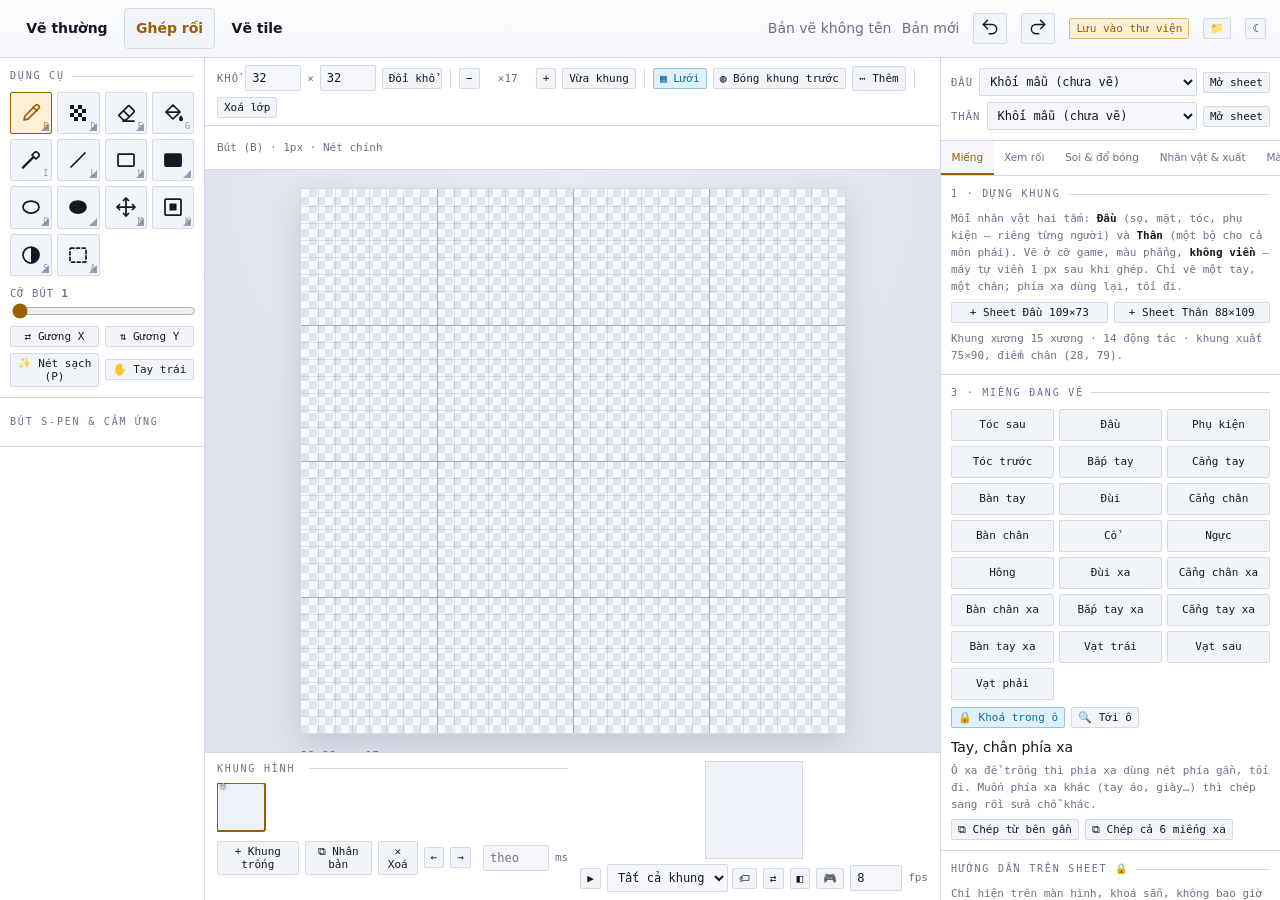
<file: puppet.html>
<!doctype html>
<html lang="vi">
<head>
<meta charset="utf-8">
<meta name="viewport" content="width=device-width, initial-scale=1, viewport-fit=cover">
<title>Lò Pixel — Ghép rối</title>
<link rel="stylesheet" href="css/app.css">
<link rel="stylesheet" href="css/workspaces.css">
</head>
<body data-workspace="puppet">
<p role="status">Đang mở Ghép rối…</p>
<script type="module" src="js/editor-entry.js"></script>
</body>
</html>
</file>
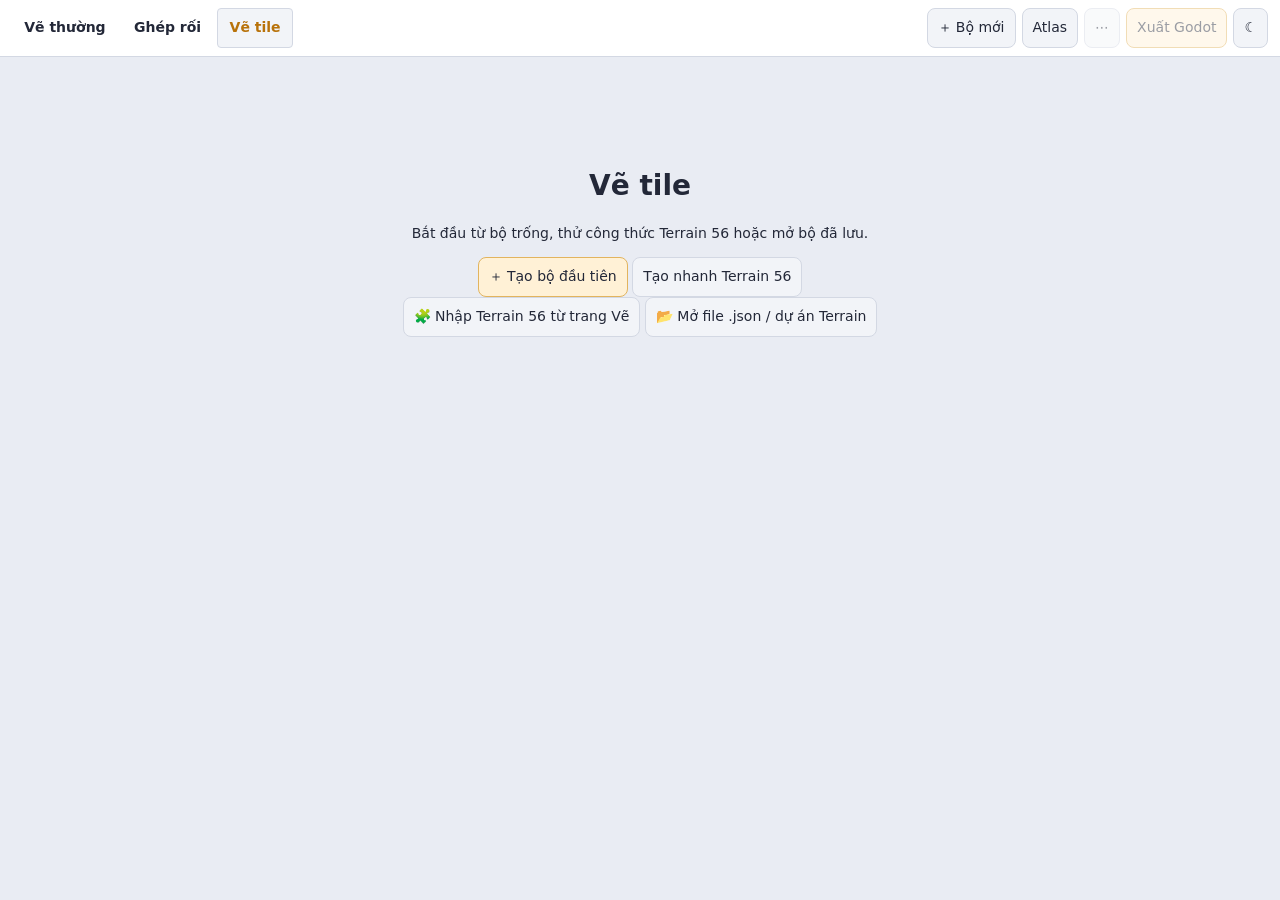
<file: tile.html>
<!doctype html>
<html lang="vi">
<head>
<meta charset="utf-8">
<meta name="viewport" content="width=device-width, initial-scale=1, viewport-fit=cover">
<title>LÒ PIXEL — Trang Tile</title>
<link id="tileStyles" rel="stylesheet" href="css/tile.css">
<link rel="stylesheet" href="css/workspaces.css">
</head>
<body data-theme="dark" data-workspace="tile">
<header class="tp-top">
  <nav class="workspace-nav" aria-label="Nhóm chức năng">
    <a href="index.html">Vẽ thường</a>
    <a href="puppet.html">Ghép rối</a>
    <a href="tile.html" aria-current="page">Vẽ tile</a>
  </nav>
  <div class="tp-project">
    <select id="tsSel" aria-label="Bộ tile đang mở"></select>
    <span id="tileSave" role="status"></span>
  </div>
  <div class="tp-actions">
    <button class="btn" id="tsNew" title="Tạo bộ tile mới">＋ <span class="wide">Bộ mới</span></button>
    <a class="btn" href="tile.html?panel=atlas">Atlas</a>
    <button class="btn" id="tsMore" aria-label="Nhập, xuất và quản lý bộ tile" aria-haspopup="menu">⋯</button>
    <button class="btn accent" id="tsGodot" title="Tải ZIP cho Godot 4: tileset.png + tileset.tres + layout.json">Xuất Godot</button>
    <button class="btn" id="tileTheme" type="button" aria-label="Đổi nền sáng/tối">☀</button>
  </div>
</header>
<div class="tp-menu" id="tsMenu" role="menu" hidden>
  <button role="menuitem" data-act="dup">⧉ Nhân bản bộ này</button>
  <button role="menuitem" data-act="rename">✎ Đổi tên</button>
  <button role="menuitem" data-act="png">⬇ PNG atlas (mọi khung)</button>
  <button role="menuitem" data-act="json">💾 Lưu bộ ra .json</button>
  <label role="menuitem" class="as-btn">📂 Mở bộ .json / dự án Terrain<input type="file" id="tsOpenJson" accept=".json,application/json" hidden></label>
  <label role="menuitem" class="as-btn">🖼 Nạp PNG vào bộ này<input type="file" id="tsOpenPng" accept="image/png" hidden></label>
  <button role="menuitem" data-act="t-clean" class="t56" hidden>⬇ Atlas PNG sạch</button>
  <button role="menuitem" data-act="t-annot" class="t56" hidden>⬇ PNG có chú thích</button>
  <button role="menuitem" data-act="t-godot" class="t56" hidden>⬇ Godot 4 mapping (.json)</button>
  <button role="menuitem" data-act="t-layout" class="t56" hidden>⬇ JSON layout</button>
  <button role="menuitem" data-act="t-pack" class="t56" hidden>⬇ Cả bộ một file</button>
  <button role="menuitem" data-act="t-project" class="t56" hidden>⬇ Dự án Terrain (.json)</button>
  <button role="menuitem" data-act="terrain">🧩 Nhập Terrain 56 từ trang Vẽ</button>
  <button role="menuitem" data-act="delete" class="danger">🗑 Xoá bộ này</button>
</div>

<main class="tp-main" id="tpMain" hidden>
  <section class="tp-editor" aria-label="Vẽ ô">
    <div class="tp-tilehead">
      <button class="btn tiny" id="slotPrev" title="Ô trước (←)">◀</button>
      <strong id="slotTitle">—</strong>
      <button class="btn tiny" id="slotNext" title="Ô sau (→)">▶</button>
    </div>
    <div class="tp-viewbar">
      <div class="tp-seg" role="radiogroup" aria-label="Khung nhìn">
        <button data-ctx="single" class="on" role="radio" aria-checked="true">Một ô</button>
        <button data-ctx="context" role="radio" aria-checked="false" title="Chạm ô hàng xóm để chuyển sang sửa ô đó">Hàng xóm</button>
        <button data-ctx="repeat" role="radio" aria-checked="false" title="Vẽ trên mọi bản sao đều ghi vào ô giữa">Lặp 3×3</button>
      </div>
      <div class="tp-zoom" role="group" aria-label="Phóng to ô tile">
        <button class="btn tiny" id="tileZoomOut" aria-label="Thu nhỏ ô tile">−</button>
        <button class="btn tiny" id="tileZoomFit" title="Đưa ô tile về vừa khung">Vừa khung</button>
        <button class="btn tiny" id="tileZoomIn" aria-label="Phóng to ô tile">+</button>
        <button class="btn tiny" id="tilePan" aria-pressed="false" title="Kéo canvas bằng chuột hoặc ngón tay. S Pen vẫn vẽ được.">Kéo</button>
      </div>
    </div>
    <div class="tp-canvaswrap" id="edWrap"><canvas id="ed" tabindex="0" aria-label="Vẽ ô tile đang chọn"></canvas></div>
    <p class="tp-hint" id="edHint" role="status"></p>
    <div class="tp-tools" role="toolbar" aria-label="Dụng cụ">
      <button data-tool="pencil" class="on" aria-pressed="true" title="Phím B">Bút</button>
      <button data-tool="eraser" aria-pressed="false" title="Phím E">Tẩy</button>
      <button data-tool="fill" aria-pressed="false" title="Phím G">Tô</button>
      <button data-tool="picker" aria-pressed="false" title="Phím I">Hút</button>
      <button data-tool="line" aria-pressed="false" title="Phím L">Đường</button>
      <button data-tool="rect" aria-pressed="false" title="Phím U">Khung</button>
      <span class="sep"></span>
      <button id="brushBtn" title="Cỡ bút">1px</button>
      <button id="wrapBtn" aria-pressed="false" title="Bút quấn mép: nét tràn mép này hiện ở mép kia (W)">⇆</button>
      <button id="mirBtn" aria-pressed="false" title="Gương ngang (M)">⇋</button>
      <button id="guideBtn" aria-pressed="false" title="Gợi ý vai pixel (H đổi chế độ)">Dẫn</button>
      <button id="lockBtn" aria-pressed="true" title="Khoá nối (K)" hidden>🔒</button>
      <span class="sep"></span>
      <button id="undoBtn" title="Hoàn tác (Ctrl+Z)">↶</button>
      <button id="redoBtn" title="Làm lại (Ctrl+Y)">↷</button>
      <button id="tileFinger" aria-pressed="false" title="Bật hoặc tắt vẽ bằng ngón tay khi dùng bút" hidden>Vẽ bằng ngón tay</button>
    </div>
    <div class="tp-color-dock">
      <div id="tileRecent" aria-label="Màu vừa dùng và màu trong ô"></div>
      <details class="tp-palette">
        <summary class="btn"><i id="tileInk" aria-hidden="true"></i><span id="tileInkHex"></span> · Bảng màu</summary>
        <div class="tp-pal" id="pal" role="group" aria-label="Bảng màu theo tông"></div>
      </details>
    </div>
    <details class="tp-frames">
      <summary>Hoạt ảnh <span id="tileFrameCount"></span></summary>
      <div class="tp-framebar">
        <b>Khung</b>
        <button class="btn tiny" id="frAdd" title="Thêm khung (chép khung đang vẽ)">＋</button>
        <button class="btn tiny" id="frDel" title="Xoá khung đang vẽ">✕</button>
        <button class="btn tiny" id="frLeft" title="Dời khung sang trái">←</button>
        <button class="btn tiny" id="frRight" title="Dời khung sang phải">→</button>
        <label class="ms">ms <input id="frMs" type="number" min="10" max="4000" step="10" placeholder="150"></label>
        <button class="btn tiny" id="onionBtn" aria-pressed="false" title="Bóng khung trước">🧅</button>
        <button class="btn tiny" id="playBtn" title="Chạy hoạt ảnh (Space)">▶</button>
      </div>
      <div class="tp-framelist" id="frames"></div>
    </details>
  </section>

  <section class="tp-side" id="tilePanel" data-drawer="closed">
    <div class="tile-drawer-controls" role="group" aria-label="Công cụ dưới màn hình">
      <button class="btn" id="tileDrawer" type="button" aria-controls="paneGrid" aria-expanded="false">
        <svg class="nav-icon" aria-hidden="true"><use href="icons/navigation.svg#grid"/></svg><span class="nav-label">Bộ ô</span>
      </button>
      <button class="btn" id="tileDrawerMap" type="button" aria-controls="paneMap" aria-expanded="false">
        <svg class="nav-icon" aria-hidden="true"><use href="icons/navigation.svg#map"/></svg><span class="nav-label">Soi map</span>
      </button>
      <button class="btn" id="tileDrawerCheck" type="button" aria-controls="paneCheck" aria-expanded="false">
        <svg class="nav-icon" aria-hidden="true"><use href="icons/navigation.svg#check"/></svg><span class="nav-label">Soi lỗi</span>
      </button>
      <button class="btn" id="tileDrawerDetail" type="button" aria-controls="paneDetail" aria-expanded="false">
        <svg class="nav-icon" aria-hidden="true"><use href="icons/navigation.svg#detail"/></svg><span class="nav-label">Chi tiết</span>
      </button>
      <button class="btn" id="tileDrawerQuick" type="button" aria-controls="paneQuick">
        <svg class="nav-icon" aria-hidden="true"><use href="icons/navigation.svg#bolt"/></svg><span class="nav-label">Tạo nhanh</span>
      </button>
      <button class="btn" id="tileDrawerExpand" type="button" aria-controls="tilePanelContent" aria-expanded="false" hidden>
        <svg class="nav-icon" aria-hidden="true"><use href="icons/navigation.svg#expand"/></svg><span class="nav-label">Mở rộng</span>
      </button>
    </div>
    <div id="tilePanelContent">
    <nav class="tp-tabs" role="tablist" aria-label="Không gian làm việc của tile">
      <button role="tab" data-pane="grid" data-panel="paneGrid" aria-selected="true">Bộ ô</button>
      <button role="tab" data-pane="map" data-panel="paneMap" aria-selected="false">Soi map</button>
      <button role="tab" data-pane="check" data-panel="paneCheck" aria-selected="false">Soi lỗi<b class="tp-badge" id="chkBadge" hidden></b></button>
      <button role="tab" data-pane="detail" data-panel="paneDetail" aria-selected="false">Chi tiết</button>
      <button role="tab" data-pane="quick" data-panel="paneQuick" aria-selected="false">Tạo nhanh</button>
    </nav>
    <div class="tp-pane" id="paneGrid">
      <p class="tp-note" id="layoutNote"></p>
      <div class="tp-grid" id="grid"></div>
    </div>
    <div class="tp-pane" id="paneCheck" hidden>
      <p class="tp-note" id="chkNote" hidden></p>
      <div id="chkBody">
        <div class="tp-maptools">
          <select id="chkMode" title="Chọn mức kiểm tra mối nối">
            <option value="both" selected>Alpha + màu/vân</option>
            <option value="alpha">Chỉ alpha</option>
            <option value="color">Chỉ màu/vân</option>
          </select>
          <button class="btn tiny" id="chkNext" title="Mở ô kế tiếp đang có lỗi">◎ Ô cần sửa</button>
        </div>
        <section class="tp-seams" id="chkSeams" role="status" aria-live="polite"></section>
        <div class="tp-core">
          <p class="tp-note"><b>13 ô lõi.</b> Vẽ 13 ô lõi, rồi để app ghép 34 ô còn lại.</p>
          <div class="tp-maptools">
            <button class="btn tiny" id="chkCompose" title="Dựng 34 ô còn lại từ bốn góc phần tư của 13 ô lõi. Ô lõi và biến thể không bị đụng.">⚙ Ghép 34 ô</button>
            <button class="btn tiny" id="chkVariants" title="Chép ô gốc vào 9 ô biến thể để bạn chỉ còn việc sửa cho khác đi">⧉ Biến thể ← ô gốc</button>
          </div>
        </div>
      </div>
    </div>
    <div class="tp-pane" id="paneDetail" hidden>
      <h3 class="tp-dtitle" id="detTitle"></h3>
      <p class="tp-note" id="detMeta"></p>
      <canvas id="detCanvas" class="tp-detcanvas" aria-label="Vai trò pixel của ô đang chọn"></canvas>
      <p class="tp-note" id="detPixel">Rê bút/chuột lên ô để xem pixel cần vẽ gì.</p>
      <div class="tp-legend" id="detLegend" aria-label="Chú giải vai trò pixel"></div>
      <p class="tp-note" id="detNote" hidden></p>
      <div id="detBlob">
        <p id="detRecipe" class="tp-recipe"></p>
        <p class="tp-note"><b>Ô nối được</b> — bấm một ô để mở và xem cặp ghép.</p>
        <div id="detNeighbors"></div>
        <p class="tp-note" id="detPairLabel"></p>
        <canvas id="detPair" class="tp-detpair" aria-label="Hai ô ghép cạnh nhau"></canvas>
      </div>
    </div>
    <div class="tp-pane tq" id="paneQuick" hidden aria-label="Tạo nhanh bộ 56 ô từ công thức">
      <div class="tq-stage">
        <h2>Terrain 56</h2>
        <div class="tq-map-wrap"><canvas id="tqMap" aria-label="Bản đồ xem trước bộ ô đang tạo"></canvas></div>
        <p class="tp-note tq-map-note" id="tqMapNote"></p>
        <div class="tq-row tq-map-bar">
          <div class="tq-seg" id="tqLayout" role="group" aria-label="Bản đồ xem trước"></div>
          <label class="tq-check"><input type="checkbox" id="tqDeco" checked> Trang trí</label>
          <label class="tq-check" title="Cao theo “Cỡ trong game” đã chọn ở trang Vẽ (mặc định 56 px)"><input type="checkbox" id="tqHero" checked> Nhân vật</label>
          <label class="tq-check" title="Xem vân 3×3 dùng trong ZIP sáu tầng"><input type="checkbox" id="tqMacro"> Xem vân 3×3</label>
          <button class="btn tiny" id="tqDice" title="Thử một seed ngẫu nhiên, giữ nguyên công thức và tinh chỉnh">Đổi seed</button>
        </div>
        <div class="tq-lint" id="tqLint" role="status" aria-live="polite"></div>
      </div>
      <div class="tq-settings" aria-label="Cài đặt Terrain">
        <div class="tq-row tq-format">
          <label for="tqSize">Khổ</label>
          <select id="tqSize"><option value="16">16×16</option><option value="32">32×32</option></select>
          <label for="tqShape">Mép</label>
          <select id="tqShape"><option value="inset">Thụt mép</option><option value="flush">Kín mép</option></select>
        </div>
      <div class="tq-card">
        <h3>Công thức <span id="tqStratumName"></span></h3>
        <p class="tp-note tq-palette" id="tqPalette" title="Màu của mọi công thức lấy từ bảng màu của bộ đang mở: Master Palette thì dùng Master, bảng khác dùng Genesis v3"></p>
        <div class="tq-recipes" id="tqRecipes"></div>
      </div>
      <div class="tq-card">
        <h3>Tinh chỉnh</h3>
        <div class="tq-sliders" id="tqSliders"></div>
        <div class="tq-row">
          <label class="tq-mini" for="tqCrust">Phủ</label><select id="tqCrust"></select>
          <label class="tq-mini" for="tqDrip">Rủ</label><select id="tqDrip"></select>
        </div>
        <div class="tq-row tq-seed">
          <label class="tq-mini" for="tqSeed">Seed</label>
          <input type="number" id="tqSeed" min="1" step="1" inputmode="numeric">
        </div>
        <div class="tq-row tq-dice" id="tqDiceGroups"></div>
        <details class="tq-adv">
          <summary>Nâng cao</summary>
          <div class="tq-sliders" id="tqAdvSliders"></div>
          <div class="tq-row">
            <label class="tq-mini" for="tqInterior">Ruột</label><select id="tqInterior"></select>
          </div>
          <div class="tq-row">
            <label class="tq-mini" for="tqCap">Mặt</label><select id="tqCap"></select>
            <label class="tq-mini" for="tqLight">Nắng</label>
            <select id="tqLight"><option value="tl">Từ trên-trái</option><option value="tr">Từ trên-phải</option></select>
          </div>
          <p class="tq-eyebrow">Màu theo vai trò</p>
          <p class="tp-note">Mỗi vai trò chỉ chọn được màu của bảng gốc đang chọn, nên bộ ô luôn nằm trong bảng.</p>
          <div class="tq-colors" id="tqColors"></div>
          <button class="btn tiny" id="tqColorsReset">↺ Màu gốc của công thức</button>
        </details>
      </div>
      <details class="tq-card tq-adv">
        <summary>Sáu tầng đất</summary>
        <div class="tq-strata" id="tqStrata"></div>
        <div class="tq-row">
          <button class="btn tiny" id="tqLerp" title="Thanh trượt tầng 2–5 đổi đều từ tầng 1 xuống tầng 6">Nội suy tầng 2–5</button>
          <button class="btn tiny" id="tqStrataReset">Về mặc định</button>
        </div>
      </details>
      <div class="tq-card">
        <h3>Phạm vi áp dụng</h3>
        <div class="tq-row">
          <label for="tqDestination">Đích</label>
          <select id="tqDestination">
            <option value="current">Bộ đang mở nếu cùng khổ và mép</option>
            <option value="new">Luôn tạo bộ mới</option>
          </select>
        </div>
        <div class="tq-row">
          <label class="tq-mini" for="tqScope">Ghi</label><select id="tqScope" title="Chỉ thay một nhóm ô; phần còn lại của bộ giữ nguyên"></select>
        </div>
        <label class="tq-check" title="Ô nào anh vẽ lại sau lần tạo nhanh trước sẽ không bị ghi đè"><input type="checkbox" id="tqKeepEdited" checked> Giữ ô đã sửa tay</label>
        <div class="tq-row tq-locks">
          <span class="tp-note" id="tqLocks"></span>
          <button class="btn tiny" id="tqLockSel" title="Khoá / mở khoá ô đang mở ở khung vẽ">🔒 Khoá ô</button>
        </div>
      </div>
      <div class="tq-card">
        <p class="tq-eyebrow">Xuất</p>
        <button class="btn tq-wide" id="tqProps" title="Cỏ, hoa, tinh thể, nhũ… mỗi thứ một ô">⬇ Trang trí rời <i>decor.png</i></button>
        <button class="btn tq-wide" id="tqZip" title="layer_1…6/: blob_tileset.png, decor.png, macro.png, tileset.tres">⬇ Cả 6 tầng <i>ZIP · layer_1…6</i></button>
        <p class="tp-note" id="tqExportNote" role="status" aria-live="polite"></p>
      </div>
      </div>
      <div class="tq-commit">
        <div><p class="tp-note" id="tqTarget"></p><p class="tp-note" id="tqApplyNote" role="status"></p></div>
        <button class="btn" id="tqUndo" aria-label="Hoàn tác thay đổi bộ tile" hidden>↶</button>
        <button class="btn" id="tqRedo" aria-label="Làm lại thay đổi bộ tile" hidden>↷</button>
        <button class="btn" id="tqDraw" hidden>Về vẽ tile</button>
        <button class="btn accent" id="tqApply">Tạo bộ 56 ô</button>
      </div>
    </div>
    <div class="tp-pane" id="paneMap" hidden>
      <a class="btn" href="tile.html?panel=map">Soi map nâng cao</a>
      <div class="tp-maptools">
        <button class="btn tiny on" data-mtool="paint" title="Vẽ vật liệu lên map">🖌 Vẽ</button>
        <button class="btn tiny" data-mtool="erase" title="Xoá vật liệu">🧽 Xoá</button>
        <button class="btn tiny" id="mapReset" title="Dựng lại map mẫu">↺ Mẫu</button>
        <button class="btn tiny" id="mapClear" title="Xoá hết">✕ Trống</button>
        <button class="btn tiny" id="mapPlay" title="Chạy tile hoạt ảnh trên map">▶ Chạy</button>
      </div>
      <div class="tp-mapwrap"><canvas id="map"></canvas></div>
      <p class="tp-note">Chạm một ô trên map để mở ô đó trong khung vẽ (khi đang ở 🖌 thì giữ và kéo để vẽ vật liệu).</p>
    </div>
    </div>
  </section>
</main>

<div class="tp-empty" id="empty" hidden>
  <h1>Vẽ tile</h1>
  <p>Bắt đầu từ bộ trống, thử công thức Terrain 56 hoặc mở bộ đã lưu.</p>
  <p><button class="btn accent" id="emptyNew">＋ Tạo bộ đầu tiên</button>
     <button class="btn" id="emptyQuick">Tạo nhanh Terrain 56</button>
     <button class="btn" id="emptyTerrain" hidden>🧩 Nhập Terrain 56 từ trang Vẽ</button>
     <label class="btn">📂 Mở file .json / dự án Terrain<input type="file" id="emptyOpenJson" accept=".json,application/json" hidden></label></p>
</div>

<dialog id="newDlg">
  <form method="dialog" class="tp-form">
    <h2>Bộ tile mới</h2>
    <label>Tên <input name="name" maxlength="60" value="Bộ tile mới" required></label>
    <label>Khuôn
      <select name="layout">
        <option value="blob56">Terrain 56 — blob 47 + 9 biến thể (đất, đá, hang)</option>
        <option value="sides16">4×4 nối cạnh — 16 ô (ống, hàng rào, dây leo, bậc)</option>
        <option value="corners16">4×4 nối góc — 16 ô Wang (nước, cỏ chuyển vùng)</option>
        <option value="free">Lưới tự do — decor, đồ vật</option>
      </select>
    </label>
    <div class="row" id="freeDims" hidden>
      <label>Cột <input name="cols" type="number" min="1" max="16" value="4"></label>
      <label>Hàng <input name="rows" type="number" min="1" max="16" value="4"></label>
    </div>
    <div class="row">
      <label>Khổ ô
        <select name="size"><option>8</option><option selected>16</option><option>24</option><option>32</option><option>48</option></select>
      </label>
      <label id="shapeRow">Mép
        <select name="shape"><option value="inset">Thụt mép</option><option value="flush">Kín sát mép</option></select>
      </label>
    </div>
    <div id="colorBlock" class="tp-colors">
      <div class="row">
        <label>Màu
          <select id="tpNewPreset" name="preset">
            <option value="">Không — ô trống</option>
            <option value="stone">Đá lạnh</option>
            <option value="warmStone">Đá ấm</option>
            <option value="soil">Đất</option>
            <option value="blueQi">Nước + Khí</option>
            <option value="qiBlue">Khí xanh</option>
            <option value="skyWater">Trời + nước</option>
            <option value="qi">Khí tím</option>
            <option value="custom">Tự chọn màu</option>
          </select>
        </label>
        <label>Bảng màu
          <select id="tpNewPal" name="pal"><option value="genesis">Genesis v3</option><option value="master">Master</option></select>
        </label>
      </div>
      <div id="tpNewPicks" role="group" aria-label="Màu dựng sẵn khối mẫu">
        <div class="tp-color" title="Màu thân và ruột">
          <i id="tpNewBaseChip" aria-hidden="true"></i>
          <div class="tp-color-body">
            <div class="tp-color-head"><b>Nền</b><span id="tpNewBaseName"></span><code id="tpNewBaseHex"></code></div>
            <div class="tp-color-sel"><select id="tpNewBaseGroup" aria-label="Nhóm màu nền"></select><select id="tpNewBase" aria-label="Màu nền trong nhóm đã chọn"></select></div>
          </div>
        </div>
        <div class="tp-color" title="Màu cạnh và viền">
          <i id="tpNewEdgeChip" aria-hidden="true"></i>
          <div class="tp-color-body">
            <div class="tp-color-head"><b>Cạnh</b><span id="tpNewEdgeName"></span><code id="tpNewEdgeHex"></code></div>
            <div class="tp-color-sel"><select id="tpNewEdgeGroup" aria-label="Nhóm màu cạnh"></select><select id="tpNewEdge" aria-label="Màu cạnh trong nhóm đã chọn"></select></div>
          </div>
        </div>
      </div>
      <p class="tp-note">Khối mẫu chỉ để có ngay một bộ chạy được; vẽ đè lên. “Không — ô trống” thì tạo bộ trắng.</p>
    </div>
    <menu><button value="cancel" formnovalidate class="btn">Huỷ</button><button value="ok" class="btn accent">Tạo</button></menu>
  </form>
</dialog>
<div class="toast" id="toast" role="status" aria-live="polite"></div>
<script type="module" src="js/tile-entry.js"></script>
</body>
</html>
</file>
<file: css/app.css>
:root{
  --ink:#0e0e15;
  --stage:#12121c;
  --panel:#191924;
  --panel-2:#20202e;
  --line:#2e2e42;
  --line-hi:#43436090;
  --text:#e8e8f2;
  --dim:#8f8fa8;
  --amber:#ffb43f;
  --cyan:#58d5ff;
  --rose:#ff5c8a;
  --leaf:#7ee08a;
  --mono: ui-monospace, "SF Mono", "JetBrains Mono", "Cascadia Mono", Consolas, monospace;
  --sans: system-ui, -apple-system, "Segoe UI", Roboto, sans-serif;
  --checker:#191924;
  --canvas-bg:#20202c;
  --input-bg:#101018;
  --accent-bg:#3a2c10;
  --accent-bd:#6d5320;
  --accent-bg-h:#4a3814;
  --cool-bg:#123043;
  --cool-bd:#2c6d90;
  --note-bg:#1d1a12;
  --code-bg:#0e0e16;
  --demo-bg:#0f0f18;
  --tab-on:#1e1e2b;
  --top-a:#1b1b28;
  --top-b:#141420;
  --stage-a:#1b1b2b;
  --stage-b:#12121c;
  --shadow:0 0 0 1px var(--line), 0 18px 50px #00000070;
  --scroll-t:#0b0b12;
  --scroll-h:#2c2c40;
  --hover-ink:rgba(255,255,255,.75);
}
body[data-theme="light"]{
  --ink:#e9ecf3;
  --stage:#dfe3ec;
  --panel:#ffffff;
  --panel-2:#f1f4f9;
  --line:#d3d9e5;
  --line-hi:#a9b3c6;
  --text:#151824;
  --dim:#69708a;
  --amber:#9a5f00;
  --cyan:#0b6f96;
  --rose:#c02a53;
  --leaf:#237a41;
  --checker:#dee3ee;
  --canvas-bg:#f6f8fc;
  --input-bg:#f4f6fb;
  --accent-bg:#fdf0d6;
  --accent-bd:#e0b968;
  --accent-bg-h:#f7e5b8;
  --cool-bg:#dff0fa;
  --cool-bd:#8ec6e0;
  --note-bg:#fdf4e2;
  --code-bg:#f1f4fa;
  --demo-bg:#eef1f7;
  --tab-on:#f4f6fb;
  --top-a:#ffffff;
  --top-b:#f3f5fa;
  --stage-a:#eaedf4;
  --stage-b:#dfe3ec;
  --shadow:0 0 0 1px var(--line), 0 10px 28px rgba(90,100,130,.22);
  --scroll-t:#e8ebf2;
  --scroll-h:#c3cad9;
  --hover-ink:rgba(20,22,32,.75);
}
*{box-sizing:border-box}
html,body{margin:0;height:100%}
body{
  background:var(--ink);
  color:var(--text);
  font-family:var(--sans);
  font-size:14px;
  line-height:1.55;
  overflow:hidden;
}
button,input,select,textarea{font-family:inherit;font-size:inherit;color:inherit}
/* chạm: bỏ vệt xanh của Android, tắt phóng to khi bấm nhanh hai lần */
button,input,select,label,summary,.swatch,.tool,.frame{
  -webkit-tap-highlight-color:transparent;
  touch-action:manipulation;
}
button{cursor:pointer}
::-webkit-scrollbar{width:10px;height:10px}
::-webkit-scrollbar-track{background:var(--scroll-t)}
::-webkit-scrollbar-thumb{background:var(--scroll-h);border:2px solid var(--scroll-t)}

/* ---------- vỏ ứng dụng ---------- */
.app{display:flex;flex-direction:column;height:100%}
.topbar{
  display:flex;align-items:center;gap:14px;
  padding:8px 14px;
  background:linear-gradient(180deg,var(--top-a),var(--top-b));
  border-bottom:1px solid var(--line);
  flex:0 0 auto;
}
.brand{display:flex;align-items:baseline;gap:9px;margin-right:auto}
.brand b{
  font-family:var(--mono);font-size:15px;letter-spacing:.22em;text-transform:uppercase;
  color:var(--amber);
}
.brand span{font-family:var(--mono);font-size:10.5px;letter-spacing:.14em;color:var(--dim);text-transform:uppercase}
.topbar .prog{font-family:var(--mono);font-size:11px;color:var(--dim);letter-spacing:.08em}
.topbar .prog b{color:var(--leaf)}

.workspace{display:grid;grid-template-columns:206px minmax(0,1fr) 396px;flex:1 1 auto;min-height:0}
.col{min-height:0;overflow-y:auto;background:var(--panel)}
.col.left{border-right:1px solid var(--line)}
.col.right{border-left:1px solid var(--line)}
.stage{display:flex;flex-direction:column;min-width:0;min-height:0;overflow:hidden;background:var(--stage)}

/* ---------- khối nhỏ ---------- */
.block{padding:11px 12px;border-bottom:1px solid var(--line)}
.eyebrow{
  font-family:var(--mono);font-size:10px;letter-spacing:.18em;text-transform:uppercase;
  color:var(--dim);margin:0 0 8px;display:flex;align-items:center;gap:7px;
}
.eyebrow::after{content:"";height:1px;flex:1;background:var(--line)}
.row{display:flex;gap:6px;align-items:center}
.row + .row{margin-top:6px}
.grow{flex:1;min-width:0}

.btn{
  background:var(--panel-2);border:1px solid var(--line);color:var(--text);
  padding:6px 9px;border-radius:2px;font-size:12.5px;
  transition:border-color .12s, background .12s, transform .06s;
}
a.btn{text-decoration:none;display:inline-flex;align-items:center}
.btn:hover{border-color:var(--line-hi);background:var(--panel)}
.btn:active{transform:translateY(1px)}
.btn.wide{width:100%;justify-content:center}
.btn.primary{background:var(--accent-bg);border-color:var(--accent-bd);color:var(--amber)}
.btn.primary:hover{background:var(--accent-bg-h)}
.btn.tiny{padding:3px 6px;font-size:11px;font-family:var(--mono)}
.btn.on{background:var(--cool-bg);border-color:var(--cool-bd);color:var(--cyan)}
.btn:focus-visible, .swatch:focus-visible, .tab:focus-visible{outline:2px solid var(--cyan);outline-offset:1px}

select,input[type=number],input[type=text]{
  background:var(--input-bg);border:1px solid var(--line);border-radius:2px;padding:5px 6px;
  font-family:var(--mono);font-size:12px;
}
input[type=range]{accent-color:var(--amber);width:100%}
input[type=color]{background:none;border:1px solid var(--line);width:34px;height:28px;padding:1px;border-radius:2px}
label.mini{font-family:var(--mono);font-size:10.5px;letter-spacing:.1em;color:var(--dim);text-transform:uppercase}

/* ---------- dụng cụ ---------- */
.tools{display:grid;grid-template-columns:repeat(4,1fr);gap:5px}
.tool{
  aspect-ratio:1;display:grid;place-items:center;gap:0;
  background:var(--panel-2);border:1px solid var(--line);border-radius:2px;
  font-size:16px;position:relative;
}
.tool small{position:absolute;bottom:2px;right:3px;font-family:var(--mono);font-size:8.5px;color:var(--dim);opacity:.7}
.tool:hover{border-color:var(--line-hi)}
.tool[aria-pressed=true]{background:var(--accent-bg);border-color:var(--amber);color:var(--amber)}
.tool[aria-pressed=true] small{color:var(--amber)}

/* ---------- bảng màu ---------- */
.colors{display:flex;gap:8px;align-items:center}
.chip{width:34px;height:34px;border:1px solid var(--line);border-radius:2px;position:relative}
.chip.sec{width:24px;height:24px}
.color-block #chipPri{width:44px;height:44px;flex:none}
.cur-color{flex:1;min-width:0;display:flex;flex-direction:column;gap:2px}
.cur-color b{font-size:13px;font-weight:600;color:var(--text);white-space:nowrap;overflow:hidden;text-overflow:ellipsis}
.cur-color code{font:11px var(--mono);color:var(--dim)}
.color-block .chip.sec{flex:none}
.color-block #matPick{width:100%;margin-top:2px}
.mat-strip{margin-top:8px}
#matStrip .pal-cell .swatch{height:40px}
#matStrip .pal-cell:nth-child(3) .swatch{height:48px}
.swatches{display:grid;grid-template-columns:repeat(8,1fr);gap:5px;margin-top:8px}
.swatches.is-grouped{display:flex;flex-direction:column;gap:6px;margin-top:8px}
.pal-group{background:var(--panel-2);border:1px solid var(--line);border-radius:3px;padding:6px 8px}
.pal-group-title{
  font:600 12px var(--sans);color:var(--text);
  margin:0 0 6px;display:flex;justify-content:space-between;align-items:center;
}
.pal-group-title small{color:var(--dim);font-size:11px}
.pal-group-swatches{display:grid;grid-template-columns:repeat(auto-fill,minmax(28px,1fr));gap:6px}
/* Dải v4: 5 ô liền nhau tối → sáng, bậc giữa (màu gốc) nhô lên một nấc, mã dưới mỗi ô. */
.pal-ramp + .pal-ramp, .pal-ramp + .pal-singles{margin-top:8px}
.pal-ramp-name{font-size:12px;font-weight:600;color:var(--text);margin-bottom:3px}
.pal-ramp-strip{display:grid;grid-template-columns:repeat(5,minmax(0,1fr));align-items:end}
.pal-cell{min-width:0;display:flex;flex-direction:column}
.pal-cell .swatch{aspect-ratio:auto;width:100%;height:30px;border-radius:0;box-shadow:none}
.pal-ramp-strip .pal-cell:nth-child(3) .swatch{height:36px}
.pal-cell .swatch[aria-current=true],.pal-cell .swatch.issec{z-index:1}
.pal-cell .swatch[aria-current=true]{box-shadow:0 0 0 2px var(--text)}
.pal-cell .swatch.issec{box-shadow:0 0 0 2px var(--cyan)}
.pal-cell code{font:10px/1.2 var(--mono);color:var(--dim);text-align:center;padding-top:3px;white-space:nowrap;overflow:hidden;text-overflow:ellipsis}
.pal-ramp-strip .pal-cell:nth-child(3) code{color:var(--text);font-weight:700}
.pal-singles{display:grid;grid-template-columns:repeat(auto-fill,minmax(64px,1fr));gap:6px}
.pal-singles .swatch{box-shadow:0 0 0 1px var(--line)}
.color-block .swatches.is-grouped{max-height:min(60vh,520px)}
.color-block .swatches{max-height:250px;overflow-y:auto;padding:3px}
.pen-settings summary{cursor:pointer;min-height:28px;margin:0}
.pen-settings[open] summary{margin-bottom:10px}
.pen-settings summary::after{display:none}
.colors{position:sticky;top:0;background:var(--panel);z-index:2;padding:5px 0}
/* Ô màu phải hiện ĐÚNG màu thật: không viền đè lên, không lớp phủ, không giảm độ đục.
   Mọi dấu hiệu (đang chọn, màu phụ, đã dùng) đều đẩy ra ngoài ô hoặc thu vào một góc nhỏ. */
.swatch{
  aspect-ratio:1;border:0;border-radius:1px;padding:0;position:relative;
  box-shadow:0 0 0 1px var(--line);
}
.swatch[aria-current=true]{box-shadow:0 0 0 2px var(--text)}
.swatch.issec{box-shadow:0 0 0 2px var(--cyan)}
.swatch[aria-current=true].issec{box-shadow:0 0 0 2px var(--text), 0 0 0 4px var(--cyan)}
/* chấm nhỏ ở góc báo màu này đang có mặt trong khung — thay cho việc làm mờ cả ô */
.swatch.used::after{
  content:"";position:absolute;right:2px;bottom:2px;width:4px;height:4px;border-radius:1px;
  background:#fff;box-shadow:0 0 0 1px rgba(0,0,0,.6);pointer-events:none;
}
.ramp{display:grid;grid-template-columns:repeat(9,1fr);gap:3px;margin-top:7px}

/* ---------- sân khấu vẽ ---------- */
.stagebar{
  display:flex;flex-wrap:wrap;gap:6px;align-items:center;
  padding:7px 12px;border-bottom:1px solid var(--line);background:var(--panel);
  flex:0 0 auto;
}
/* ---------- bảng chọn nhanh khi chạm giữ ---------- */
.popup{
  position:fixed;z-index:45;padding:8px;border-radius:4px;
  background:var(--panel);border:1px solid var(--line-hi);
  box-shadow:0 10px 28px rgba(0,0,0,.45);
  max-height:min(440px,calc(100dvh - 72px - env(safe-area-inset-bottom)));max-width:calc(100vw - 16px);
  overflow-y:auto;overscroll-behavior:contain;
  -webkit-overflow-scrolling:touch;scrollbar-width:thin;
}
.popup.is-pinned{
  position:fixed;z-index:25;border-color:var(--amber);
  box-shadow:0 6px 20px rgba(0,0,0,.35);
}
.poptitle{
  margin:0 75px 10px 0;min-height:26px;font-family:var(--mono);font-size:10px;letter-spacing:.08em;
  text-transform:uppercase;color:var(--dim);
}
.popclose{position:absolute;right:6px;top:6px;min-width:32px;min-height:30px;padding:0}
.poppin{position:absolute;right:42px;top:6px;min-width:30px;min-height:30px;font-size:11px;padding:0 6px}
.poppin.on{background:var(--accent-bg);border-color:var(--amber);color:var(--amber)}
.popsection{flex-basis:100%;margin:4px 0 0;font-size:11px;color:var(--dim)}
.popitems{display:flex;flex-wrap:wrap;gap:5px;max-width:250px}
.popitems .btn{min-width:40px;justify-content:center}
.popitems .btn:not(.popcol){
  width:100%;min-height:36px;text-align:left;padding:6px 10px;
  font-size:12px;justify-content:flex-start;margin-bottom:2px;
}
.popcol{
  width:32px;height:32px;padding:0;border:1px solid rgba(0,0,0,.4);
  box-shadow:inset 0 0 0 1px rgba(255,255,255,.10);
}
.popcol.on{box-shadow:inset 0 0 0 2px var(--text), 0 0 0 1px var(--text)}
/* góc vát báo nút này chạm giữ được */
.haspop{position:relative}
.haspop::after{
  content:"";position:absolute;right:2px;bottom:2px;
  border:4px solid transparent;border-right-color:var(--dim);border-bottom-color:var(--dim);
  opacity:.65;pointer-events:none;
}
.quickbar .qb.haspop::after{right:5px;bottom:5px}
.tool, .qb, .chip{user-select:none;-webkit-user-select:none}
.pressing{transform:scale(0.92);filter:brightness(1.2);transition:transform 0.12s ease}

/* nhóm nút ít dùng, xổ xuống để thanh công cụ không dài quá màn hình điện thoại */
.more{position:relative}
.more > summary{list-style:none;display:inline-flex;align-items:center}
.more > summary::-webkit-details-marker{display:none}
.more[open] > summary{background:var(--panel);border-color:var(--line-hi)}
/* Định vị theo màn hình, không theo thanh công cụ: thanh đó cuộn ngang được nên
   hộp con định vị absolute sẽ bị kẹt trong vùng cuộn và trôi ra ngoài tầm mắt. */
.morebox{
  position:fixed;z-index:30;
  display:flex;flex-direction:column;gap:5px;padding:7px;min-width:150px;
  background:var(--panel);border:1px solid var(--line-hi);border-radius:3px;
  box-shadow:0 8px 22px rgba(0,0,0,.35);
  max-height:calc(100dvh - 16px);overflow-y:auto;overscroll-behavior:contain;
}
.morebox .btn{text-align:left;justify-content:flex-start}
/* Trên điện thoại/tablet thanh ngữ cảnh ngay dưới cũng là z-index 35 và đứng sau trong DOM,
   nên đè lên mục đầu của hộp "⋯ Thêm". Nâng thanh công cụ lên khi hộp đang mở. */
.stagebar:has(.more[open]){z-index:40}
.stagebar .sep{width:1px;height:20px;background:var(--line);margin:0 2px}
/* vùng canvas: mốc định vị cho thanh nhanh, để nó luôn nằm dưới thanh công cụ */
.canvasarea{position:relative;flex:1 1 auto;min-height:0;display:flex;flex-direction:column}
.canvaswrap{
  flex:1 1 auto;min-width:0;min-height:0;overflow:auto;display:block;padding:20px;touch-action:none;overscroll-behavior:contain;
  background:
    radial-gradient(circle at 50% 0%, var(--stage-a) 0%, var(--stage-b) 60%);
}
.canvasholder{position:relative;width:max-content;line-height:0;box-shadow:var(--shadow)}
.canvasplane{width:max-content}
.pan-ready,.pan-ready #board{cursor:grab}
#board{
  image-rendering:pixelated;touch-action:none;display:block;cursor:crosshair;
  background-color:var(--canvas-bg);
  background-image:
    linear-gradient(45deg,var(--checker) 25%,transparent 25%,transparent 75%,var(--checker) 75%),
    linear-gradient(45deg,var(--checker) 25%,transparent 25%,transparent 75%,var(--checker) 75%);
  background-size:16px 16px;background-position:0 0,8px 8px;
}
.hud{
  position:absolute;left:0;bottom:-22px;font-family:var(--mono);font-size:10.5px;color:var(--dim);
  letter-spacing:.08em;
}

/* ---------- khung hình ---------- */
.filmstrip{
  flex:0 0 auto;border-top:1px solid var(--line);background:var(--panel);
  padding:8px 12px;display:flex;gap:12px;align-items:flex-start;
}
.frames{display:flex;gap:6px;overflow-x:auto;padding-bottom:4px;flex:1;min-width:0}
.frame{
  position:relative;border:1px solid var(--line);border-radius:2px;background:var(--demo-bg);padding:0;line-height:0;flex:0 0 auto;width:48px;height:48px;display:grid;place-items:center;
}
.frame canvas{image-rendering:pixelated;display:block;width:auto;height:auto;max-width:46px;max-height:46px}
.frame b{
  position:absolute;top:1px;left:2px;font-family:var(--mono);font-size:9px;color:#fff;
  text-shadow:0 0 3px #000, 0 0 3px #000;font-weight:400;
}
.frame[aria-current=true]{border-color:var(--amber);box-shadow:0 0 0 1px var(--amber)}
.playbox{display:flex;flex-direction:column;align-items:center;gap:5px;flex:0 0 auto}
.playbox canvas{image-rendering:pixelated;border:1px solid var(--line);background:var(--demo-bg);display:block}
.preview-scroll{max-width:160px;max-height:130px;overflow:auto;flex:none}

/* ---------- cột phải: thẻ ---------- */
.tabs{display:flex;position:sticky;top:0;z-index:5;background:var(--panel);border-bottom:1px solid var(--line)}
.tab{
  flex:1;background:none;border:0;border-bottom:2px solid transparent;padding:10px 4px;
  font-family:var(--mono);font-size:10.5px;letter-spacing:.13em;text-transform:uppercase;color:var(--dim);
}
.tab:hover{color:var(--text)}
.tab[aria-selected=true]{color:var(--amber);border-bottom-color:var(--amber);background:var(--tab-on)}
.pane{display:none}
.pane.on{display:block}
.learn-filters{display:flex;gap:4px;margin-top:8px}
.learn-filters .btn{flex:1;font-size:11px;min-height:32px;justify-content:center;padding:0 4px}
.learn-filters .btn.on{background:var(--accent-bg);border-color:var(--amber);color:var(--amber)}

/* ---------- bài tập ---------- */
.phase{border-bottom:1px solid var(--line)}
.phase > summary{
  cursor:pointer;padding:10px 12px;display:flex;align-items:center;gap:9px;
  font-family:var(--mono);font-size:11px;letter-spacing:.1em;text-transform:uppercase;
  list-style:none;
}
.phase > summary::-webkit-details-marker{display:none}
.phase > summary::before{content:"▸";color:var(--dim);font-size:10px}
.phase[open] > summary::before{content:"▾"}
.phase > summary .pn{color:var(--amber);font-size:10px}
.phase > summary .pc{margin-left:auto;color:var(--dim);font-size:10px}
.ex{padding:0 12px 12px 32px}
.ex.done .extitle{color:var(--leaf)}
.exhead{display:flex;gap:8px;align-items:flex-start;padding:8px 0 4px}
/* ô tích nhỏ nhưng vùng chạm rộng 44px nhờ lớp bọc */
.tick{display:inline-flex;padding:11px;margin:-7px -11px -11px;flex:0 0 auto}
.exhead input{margin:0;accent-color:var(--leaf);flex:0 0 auto}
.extitle{font-weight:600;font-size:13.5px}
.exmeta{font-family:var(--mono);font-size:10px;color:var(--dim);letter-spacing:.06em;margin-top:1px}
.ex p{margin:5px 0}
.ex ol,.ex ul{margin:5px 0;padding-left:18px}
.ex li{margin:2px 0}
.exgoal{color:var(--cyan)}
.extrap{color:var(--rose);font-size:12.5px}
.exbtns{display:flex;gap:6px;margin-top:8px;flex-wrap:wrap}


/* thẻ chỉ đường lần đầu mở app */
.onboard{background:var(--note-bg);border-bottom:1px solid var(--accent-bd)}
.onboard li{margin:4px 0;font-size:13px}
/* kết quả soi nhanh ngay dưới bài vừa tích xong */
.exlint{margin:6px 0 0;font-size:12.5px;color:var(--rose)}
.exlint:first-letter{font-size:14px}
.ex.done .exlint{color:var(--leaf)}
/* nháy nhẹ khi nhảy tới bài tiếp theo, để mắt bắt được chỗ vừa cuộn đến */
@keyframes flash{0%{background:var(--accent-bg)}100%{background:transparent}}
.ex.flash{animation:flash 1.2s ease-out}
@media (prefers-reduced-motion:reduce){ .ex.flash{animation:none;background:var(--accent-bg)} }

/* ---------- lý thuyết ---------- */
.lesson{border-bottom:1px solid var(--line)}
.lesson > summary{
  cursor:pointer;padding:10px 12px;list-style:none;display:flex;gap:9px;align-items:baseline;
}
.lesson > summary::-webkit-details-marker{display:none}
.lesson .ln{font-family:var(--mono);font-size:10px;color:var(--amber);letter-spacing:.1em;flex:0 0 auto}
.lesson .lt{font-weight:600;font-size:13.5px}
.lesson[open] > summary .lt{color:var(--amber)}
.body{padding:0 12px 14px 33px;color:#d5d5e4}
.body p{margin:6px 0}
.body ul{margin:6px 0;padding-left:17px}
.body li{margin:3px 0}
.body code{
  font-family:var(--mono);font-size:11.5px;background:var(--code-bg);border:1px solid var(--line);
  padding:0 4px;border-radius:2px;color:var(--cyan);
}
.body b{color:var(--text)}
.demo{display:flex;gap:10px;margin:10px 0;flex-wrap:wrap}
.demo figure{margin:0;flex:1 1 130px}
.demo canvas{width:100%;height:auto;image-rendering:pixelated;border:1px solid var(--line);background:var(--demo-bg);display:block}
.demo figcaption{font-family:var(--mono);font-size:10px;letter-spacing:.08em;margin-top:4px;text-transform:uppercase}
.demo .bad figcaption{color:var(--rose)}
.demo .good figcaption{color:var(--leaf)}
.lint{margin:6px 0;font-size:12.5px;padding-left:17px;text-indent:-17px}
.lint.ok{color:var(--leaf)}
.lint.warn{color:var(--rose)}
.lint b{color:var(--text)}
.note{
  border-left:2px solid var(--amber);background:var(--note-bg);padding:7px 10px;margin:9px 0;font-size:13px;
}

.demo.sm{gap:8px;margin:8px 0 4px}
.demo.sm figure{flex:0 0 auto;width:74px}
.demo.sm figcaption{font-size:9px;letter-spacing:.04em;text-transform:none;line-height:1.3}
.exart{font-family:var(--mono);font-size:9.5px;letter-spacing:.14em;text-transform:uppercase;color:var(--dim);margin:8px 0 0}


/* ---------- thư viện bản vẽ ---------- */
.libwrap{
  position:fixed;inset:0;z-index:70;display:flex;flex-direction:column;
  background:var(--ink);
}
.libwrap[hidden]{display:none}
.libbar{
  display:flex;align-items:center;gap:8px;flex:0 0 auto;
  padding:10px 14px;background:var(--panel);border-bottom:1px solid var(--line);
}
.libgrid{
  flex:1 1 auto;overflow-y:auto;padding:14px;display:grid;gap:14px;
  grid-template-columns:repeat(auto-fill,minmax(132px,1fr));align-content:start;
}
.libitem{
  background:var(--panel);border:1px solid var(--line);border-radius:3px;padding:8px;
  display:flex;flex-direction:column;gap:5px;
}
.libitem.on{border-color:var(--amber)}
.libthumb{
  background:var(--demo-bg);border:1px solid var(--line);border-radius:2px;
  padding:6px;display:grid;place-items:center;min-height:104px;
}
.libthumb canvas{image-rendering:pixelated;display:block;max-width:100%;height:auto}
.libname{font-size:12.5px;font-weight:600;overflow:hidden;text-overflow:ellipsis;white-space:nowrap}
.libmeta{font-family:var(--mono);font-size:10px;color:var(--dim);letter-spacing:.05em}
.librow{display:flex;gap:5px;margin-top:2px}
.librow .btn{flex:1;justify-content:center}
@media (max-width:1000px){
  .libgrid{grid-template-columns:repeat(auto-fill,minmax(148px,1fr));padding:12px;gap:12px;
           padding-bottom:calc(12px + env(safe-area-inset-bottom))}
  .libbar{padding-top:calc(10px + env(safe-area-inset-top))}
  .librow .btn{min-height:44px}
}

/* ---------- lớp + xuất ---------- */
.layers{display:flex;flex-direction:column;gap:4px}
.layer{
  display:flex;align-items:center;gap:7px;background:var(--panel-2);border:1px solid var(--line);
  border-radius:2px;padding:5px 7px;
}
.layer[aria-current=true]{border-color:var(--amber)}
.layer .nm{flex:1;font-size:12.5px;overflow:hidden;text-overflow:ellipsis;white-space:nowrap}
.layer .vis{background:none;border:0;padding:0;width:18px;font-size:13px;color:var(--dim)}
.layer .vis.on{color:var(--cyan)}
.grid2{display:grid;grid-template-columns:1fr 1fr;gap:6px}
.kbd{font-family:var(--mono);font-size:11px;color:var(--dim)}
.kbd b{color:var(--text)}
.filelabel{display:block}
.filelabel input{display:none}

/* Tablet chế độ ngang (Galaxy Tab S10 FE, 1001px - 1280px): giữ nguyên không gian làm việc 3 cột chuyên nghiệp */
@media (max-width:1280px) and (min-width:1001px){
  body{overflow:hidden}
  .workspace{grid-template-columns:190px minmax(0,1fr) 330px}
  .col{min-height:0;overflow-y:auto;border-top:0}
  .canvaswrap{padding:12px}
  .block{padding:10px}
  .tools{grid-template-columns:repeat(4,1fr);gap:5px}
  .swatches{grid-template-columns:repeat(7,1fr);gap:4px}
}
/* ---------- thanh nhanh cạnh canvas + nav dưới (chỉ mobile) ---------- */
.quickbar{display:none;position:absolute;right:8px;top:8px;bottom:8px;z-index:15;
  flex-direction:column;flex-wrap:wrap-reverse;align-content:flex-end;gap:6px;pointer-events:none}
.quickbar > *{pointer-events:auto}
.quickbar .qb{
  width:46px;height:46px;display:grid;place-items:center;font-size:19px;
  background:var(--panel);
  background:color-mix(in srgb, var(--panel) 90%, transparent);
  border:1px solid var(--line);border-radius:23px;box-shadow:0 3px 10px rgba(0,0,0,.28);
}
.quickbar .qb i{display:block;width:24px;height:24px;border-radius:12px;border:1px solid rgba(0,0,0,.4);
  box-shadow:inset 0 0 0 1px rgba(255,255,255,.12)}
.quickbar .qb[aria-pressed=true]{background:var(--accent-bg);border-color:var(--amber);color:var(--amber)}
.quickbar .qb.on{background:var(--cool-bg);border-color:var(--cool-bd);color:var(--cyan)}
.mnav{display:none;position:relative;z-index:55;background:var(--panel);border-top:1px solid var(--line);flex:0 0 auto;gap:4px;padding:5px 6px}
.mnav button{
  flex:1 1 0;min-width:0;min-height:44px;background:none;border:1px solid transparent;border-radius:6px;
  padding:4px;color:var(--dim);font:600 13px var(--sans);cursor:pointer;
}
.mnav button[aria-current=true]{color:var(--amber);border-color:var(--accent-bd);background:var(--tab-on)}
.mnav button:focus-visible{outline:2px solid var(--amber);outline-offset:-2px}

@media (max-width:1000px){
  body{overflow:hidden}
  .app{height:100dvh;max-height:100dvh;overflow:hidden}
  .workspace{display:block;position:relative;flex:1 1 auto;min-height:0;overflow:hidden}
  .stage{position:absolute;inset:0;display:flex;flex-direction:column;z-index:1}
  .stagebar{position:relative;z-index:35;background:var(--panel);flex:0 0 auto;border-bottom:1px solid var(--line)}
  .ctxwrap{position:relative;z-index:35;background:var(--panel);flex:0 0 auto}
  .canvasarea{flex:1 1 auto;min-height:0}
  .col{position:absolute;top:var(--stage-head-h, 42px);left:0;right:0;bottom:0;z-index:25;display:none;border:0;padding-bottom:8px;overflow-y:auto}
  body[data-view="tools"] .col.left{display:block}
  body[data-view="learn"] .col.right,
  body[data-view="file"] .col.right{display:block}
  .mnav{display:flex;flex:0 0 auto;flex-shrink:0}
  .quickbar{display:flex}
  .brand span,.topbar .prog{display:none}
  .brand b{font-size:13px}
  .topbar{padding:6px calc(10px + env(safe-area-inset-right)) 6px calc(10px + env(safe-area-inset-left));gap:8px}
  .stagebar{
    padding:6px 8px;gap:5px;overflow-x:auto;flex-wrap:nowrap;
    -webkit-overflow-scrolling:touch;scrollbar-width:none;
  }
  .stagebar::-webkit-scrollbar{display:none}
  .stagebar > *{flex:0 0 auto}
  .canvaswrap{padding:10px 10px 28px}
  .tool{font-size:20px}
  .tools{grid-template-columns:repeat(4,1fr);gap:7px}
  .swatches{grid-template-columns:repeat(8,1fr);gap:5px}
  .ramp{gap:5px}
  .filmstrip{padding:6px 8px;gap:8px}
  .frame{width:44px;height:44px}
  .frame canvas{width:auto;height:auto;max-width:40px;max-height:40px}
  .preview-scroll{max-width:110px;max-height:100px}
  .playbox canvas{width:auto;height:auto}
  .pal-group-swatches{grid-template-columns:repeat(auto-fill,minmax(40px,1fr))}
  .color-block .swatches{max-height:280px}
  .eyebrow{margin-bottom:6px}
  .block{padding:12px}
  .tab{padding:12px 4px;font-size:11px}
  .ex{padding:0 12px 14px 26px}
  .body{padding:0 12px 16px 14px}
  .hud{bottom:-20px;font-size:11px}
  .layer{padding:9px 8px}

  /* --- ngón tay cần chỗ: mọi thứ bấm được đều cao tối thiểu 44px --- */
  .btn.tiny{padding:0 12px;font-size:12.5px;min-height:44px;display:inline-flex;align-items:center;justify-content:center}
  .topbar .btn.tiny{min-width:44px;padding:0 10px}
  .exbtns .btn{min-height:44px}
  .phase > summary{padding:14px 12px;min-height:48px}
  .lesson > summary{padding:14px 12px;min-height:48px}
  .exhead input[type=checkbox]{width:26px;height:26px;margin-top:0}
  .exhead{gap:12px;align-items:center;padding:12px 0 4px}
  .layer .vis{width:32px;font-size:17px}
  .kbd{font-size:12px}
  /* hàng nút quản lý khung: cho trượt ngang thay vì bóp chữ xuống hai dòng */
  .filmstrip .row{overflow-x:auto;padding-bottom:2px}
  .filmstrip .row > *{flex:0 0 auto;white-space:nowrap}
  .filmstrip .sep{width:1px;height:24px;background:var(--line);margin:0 3px}

  /* iOS phóng to trang khi tiêu điểm vào ô nhập nhỏ hơn 16px */
  select,input[type=number],input[type=text]{padding:9px 8px;font-size:16px;min-height:44px}
  #sizeW,#sizeH{width:52px;padding:9px 4px}
  input[type=range]{height:44px}
  input[type=color]{width:44px;height:44px}

  /* thanh nhanh: chừa lề an toàn của máy có tai thỏ */
  .quickbar{right:calc(8px + env(safe-area-inset-right))}
  .quickbar .qb{width:48px;height:48px;border-radius:24px}
  .mnav{padding-bottom:calc(5px + env(safe-area-inset-bottom))}
}
/* Khổ dọc: bề ngang mới là thứ hiếm, chiều cao thì dư — nên thanh nhanh
   nằm hẳn trong bố cục (ăn chiều cao) thay vì nổi đè lên tranh (ăn bề ngang).
   Khổ ngang thì ngược lại: tranh bị bó theo chiều cao nên nhỏ và nằm giữa,
   thanh nhanh nổi ở mép phải không chạm vào tranh — giữ nguyên như cũ. */

/* Tablet chế độ dọc (Galaxy Tab S10 FE dọc, 681px - 1000px): ngăn kéo trượt thông minh giữ canvas hiển thị trực quan */
@media (min-width:681px) and (max-width:1000px){
  .col.left{
    width:260px;left:0;right:auto;top:var(--stage-head-h, 42px);bottom:0;border-right:1px solid var(--line-hi);
    box-shadow:4px 0 20px rgba(0,0,0,.4);z-index:25;
  }
  .col.right{
    width:350px;right:0;left:auto;top:var(--stage-head-h, 42px);bottom:0;border-left:1px solid var(--line-hi);
    box-shadow:-4px 0 20px rgba(0,0,0,.4);z-index:25;
  }
}
@media (max-width:1000px) and (orientation:portrait){
  .quickbar{
    position:static;display:flex;flex-direction:row;flex-wrap:wrap;justify-content:center;
    max-width:244px;margin:0 auto;gap:6px;padding:6px 0 2px;
    pointer-events:auto;
  }
  .quickbar .qb{
    width:44px;height:44px;border-radius:22px;
    background:var(--panel-2);box-shadow:0 2px 6px rgba(0,0,0,.22);
  }
  .quickbar .qb.haspop::after{right:4px;bottom:4px}
}
/* nằm ngang: chiều cao quý, thu gọn dải khung hình chứ không giấu đi —
   không có nó thì không đổi được khung khi vẽ animation */
@media (max-width:1000px) and (orientation:landscape){
  /* Ngang thì chiều cao là thứ hiếm còn bề ngang thừa mứa (915px mà tranh chỉ
     chiếm 160). Dựng lại sân khấu thành lưới: dải khung hình thành cột bên trái,
     trả 55px chiều cao về cho tranh. */
  /* khổ ngang: hàng 1 thanh công cụ, hàng 2 thanh ngữ cảnh, hàng 3 khung vẽ */
  .stage{display:grid;grid-template-columns:auto minmax(0,1fr);grid-template-rows:auto auto minmax(0,1fr)}
  .stagebar{grid-column:1/3;grid-row:1;z-index:35}
  .ctxwrap{grid-column:1/3;grid-row:2;z-index:35}
  .filmstrip{
    grid-column:1;grid-row:3;flex-direction:column;gap:6px;
    border-top:0;border-right:1px solid var(--line);overflow-y:auto;width:144px;
  }
  .filmstrip > div:first-child{flex:0 0 auto;width:100%}
  .filmstrip .frames{gap:5px}
  .filmstrip .playbox{justify-content:center;width:100%}
  .canvasarea{grid-column:2;grid-row:3}

  /* dồn chỗ cho canvas: bỏ dòng toạ độ, thu đệm, thu nhãn thanh dưới */
  .canvaswrap{padding:8px}
  .hud{display:none}
  .filmstrip{padding:4px 8px}
  .filmstrip .eyebrow{display:none}
  .filmstrip .frames{flex-direction:row;overflow-x:auto;flex-shrink:0}
  .filmstrip .row{display:flex;max-width:100%;flex-shrink:0}
  .filmstrip .playbox{flex-direction:column;align-items:flex-start}
  .filmstrip .playbox canvas{display:block}
  .frame canvas{width:auto;height:auto;max-width:40px;max-height:40px}
  /* thanh nhanh nằm hẳn bên phải tranh, ăn bề ngang (thứ đang dư) chứ không đè lên */
  .canvasarea{flex-direction:row-reverse}
  .quickbar{
    position:static;display:grid;grid-template-columns:repeat(4,44px);
    align-content:safe center;justify-content:center;gap:6px;overflow-y:auto;flex-shrink:0;
    padding:4px calc(6px + env(safe-area-inset-right)) 4px 6px;
    pointer-events:auto;
  }
  .quickbar .qb{
    width:44px;height:44px;border-radius:22px;
    background:var(--panel-2);box-shadow:0 2px 6px rgba(0,0,0,.22);
  }
  .quickbar .qb.haspop::after{right:4px;bottom:4px}
}


/* ---------- atlas / tilesheet ---------- */
.atbar{
  display:flex;align-items:center;gap:7px;flex:0 0 auto;flex-wrap:wrap;
  padding:8px 14px;background:var(--panel);border-bottom:1px solid var(--line);
}
.atbar input[type=number]{width:56px}
.atview{
  flex:1 1 auto;overflow:auto;padding:14px;background:var(--demo-bg);
  /* cuộn để ngắm cả tấm; chạm để cuộn, bấm một cái là chọn ô */
  touch-action:pan-x pan-y;
}
#atCv{image-rendering:pixelated;display:block;cursor:crosshair;
      background:repeating-conic-gradient(var(--line) 0 25%, transparent 0 50%) 0 0/16px 16px}
.mapview{
  flex:1 1 auto;overflow:auto;padding:14px;background:var(--demo-bg);
  display:grid;place-items:center;touch-action:pan-x pan-y;
}
#mapCv{
  image-rendering:pixelated;display:block;cursor:crosshair;
  box-shadow:0 8px 30px rgba(0,0,0,.5);
}
/* ---------- thanh khay chọn tile (map tilebar) ---------- */
.maptilebar{
  display:flex;align-items:center;gap:8px;flex:0 0 auto;
  padding:6px 14px;background:var(--panel-2);border-bottom:1px solid var(--line);
  overflow-x:auto;overflow-y:hidden;
}
.maptile-tools{display:flex;align-items:center;gap:4px;flex:0 0 auto}
.maptile-scroll{
  display:flex;align-items:center;gap:6px;flex:1 1 auto;overflow-x:auto;overflow-y:hidden;
  padding:2px 0;scrollbar-width:none;-webkit-overflow-scrolling:touch;
}
.maptile-scroll::-webkit-scrollbar{display:none}
#mapModeSel,#mapRecipeSel{min-width:132px}
#mapCoverage{color:var(--amber);white-space:nowrap}
.maptile-item{
  flex:0 0 auto;width:32px;height:32px;border:1px solid var(--line);border-radius:2px;
  background:var(--demo-bg);display:grid;place-items:center;cursor:pointer;
  position:relative;padding:1px;transition:border-color .15s, transform .1s;
}
.maptile-item:hover{border-color:var(--dim);transform:translateY(-1px)}
.maptile-item.active{border-color:var(--amber);box-shadow:0 0 0 1px var(--amber);background:var(--panel)}
.maptile-item canvas{image-rendering:pixelated;display:block;max-width:100%;max-height:100%}
.maptile-item .badge{
  position:absolute;right:1px;bottom:1px;font-family:var(--mono);font-size:8px;line-height:1;
  color:#fff;background:rgba(0,0,0,.7);padding:1px 2px;border-radius:2px;pointer-events:none;
}
.mappinned-box{
  display:flex;align-items:center;gap:5px;flex:0 0 auto;
  padding:3px 6px;border:1px solid var(--amber);border-radius:2px;background:var(--panel);
}
.mappinned-box canvas{
  image-rendering:pixelated;display:block;width:24px;height:24px;
  background:var(--demo-bg);border:1px solid var(--line);
}
@media (max-width:1000px){
  .atbar{
    padding:8px 12px;
    padding-top:calc(8px + env(safe-area-inset-top));
    padding-left:calc(12px + env(safe-area-inset-left));
    padding-right:calc(12px + env(safe-area-inset-right));
  }
  .atbar .btn{min-height:38px}
  .atbar input[type=number]{min-height:38px;font-size:16px}
  .atview{padding:10px;padding-bottom:calc(10px + env(safe-area-inset-bottom))}
  .mapview{padding:10px;padding-bottom:calc(10px + env(safe-area-inset-bottom))}
  .maptilebar{padding:6px 10px}
  .maptile-item{width:36px;height:36px}
}
/* Thanh nhắc ngữ cảnh: nằm riêng một hàng, không nhét vào stagebar cuộn ngang
   — trên điện thoại nút quan trọng mà phải kéo mới thấy thì coi như không có. */
.ctxbar{
  display:flex;align-items:center;gap:6px;flex-wrap:nowrap;flex-shrink:0;white-space:nowrap;
  padding:0 8px;background:var(--panel);
}
.ctxwrap{height:44px;flex:0 0 44px;display:flex;align-items:center;overflow-x:auto;overflow-y:hidden;background:var(--panel);border-bottom:1px solid var(--line)}
.draw-status{margin:0;padding:0 12px;font:11px var(--mono);color:var(--dim);white-space:nowrap}
.ctxwrap:has(.ctxbar:not([hidden])) .draw-status{display:none}
.ctxbar[hidden]{display:none}
@media (max-width:1000px){ .ctxbar .btn{min-height:40px} }

dialog{background:var(--panel);color:var(--text);border:1px solid var(--line);border-radius:8px;width:min(460px,calc(100vw - 24px));max-height:calc(100dvh - 24px);overflow:auto;padding:20px}
dialog::backdrop{background:rgba(0,0,0,.6)}
dialog h2{font-size:18px;margin:0 0 10px}
.resize-actions{display:flex;gap:8px;flex-wrap:wrap;margin-top:16px}
.resize-actions .btn{min-height:44px}
.canvaswrap{padding:0}

.map-cell-info{max-width:260px;overflow:hidden;text-overflow:ellipsis;white-space:nowrap}
#mapEditTile{flex:0 0 auto}

/* thông báo ngắn tự tắt (toast) — nằm trên thanh dưới của điện thoại */
.toast{
  position:fixed;left:50%;bottom:calc(24px + env(safe-area-inset-bottom));z-index:60;
  transform:translate(-50%,12px);opacity:0;pointer-events:none;
  max-width:min(440px,calc(100vw - 32px));padding:9px 14px;border-radius:6px;
  background:var(--panel);color:var(--text);border:1px solid var(--line-hi);
  box-shadow:0 8px 22px rgba(0,0,0,.35);font-size:13px;line-height:1.4;text-align:center;
  transition:opacity .18s ease, transform .18s ease;
}
.toast.show{opacity:1;transform:translate(-50%,0)}
@media (max-width:1000px){ .toast{bottom:calc(76px + env(safe-area-inset-bottom))} }

/* ---------- thẻ, hàng và ô đánh dấu dùng chung (Nhập sprite sheet, bộ chọn bảng màu) ---------- */
.tv-row{display:flex;align-items:center;gap:8px;flex-wrap:wrap}
.tv-row select{min-height:40px;flex:1 1 120px;min-width:0}
.tv-check{display:flex;align-items:center;gap:7px;min-height:40px;font-size:13px;cursor:pointer}
.tv-check input{width:18px;height:18px;flex:0 0 auto}
.tv-card{
  display:flex;flex-direction:column;gap:8px;padding:12px;width:100%;max-width:560px;margin:0 auto;
  background:var(--panel-2);border:1px solid var(--line);border-radius:5px;flex:0 0 auto;
}
.tv-card .eyebrow,.tv-card p{margin:0}
.tv-card .btn.wide{min-height:44px;justify-content:space-between;text-align:left;gap:10px}
.tv-card .btn.wide.primary{justify-content:center}
.tv-card .btn i{font-style:normal;font-size:11px;color:var(--dim);font-weight:400;text-align:right}
.tv-radio{display:flex;gap:10px;align-items:flex-start;padding:10px;border:1px solid var(--line);border-radius:4px;cursor:pointer}
.tv-radio:has(input:checked){border-color:var(--amber);background:var(--accent-bg)}
.tv-radio input{margin-top:3px;width:18px;height:18px;flex:0 0 auto}
.tv-radio span{display:flex;flex-direction:column;gap:3px;font-size:13px}
.tv-radio i{font-style:normal;color:var(--dim);font-size:12px;line-height:1.45}

/* ---------- nhập sprite sheet ---------- */
.sh-body{flex:1 1 auto;min-height:0;display:grid;grid-template-columns:minmax(0,1fr) 320px;overflow:hidden}
.sh-list{overflow-y:auto;padding:12px;display:flex;flex-direction:column;gap:10px}
.sh-side{overflow-y:auto;padding:12px;display:flex;flex-direction:column;gap:10px;border-left:1px solid var(--line);background:var(--panel)}
.sh-side .tv-card{max-width:none}
.sh-side #shImport{min-height:48px;justify-content:center;flex:0 0 auto}
.sh-card{display:flex;flex-direction:column;gap:8px;padding:10px;background:var(--panel-2);border:1px solid var(--line);border-radius:5px;cursor:pointer}
.sh-card.on{border-color:var(--amber)}
.sh-card p{margin:0}
.sh-strip{display:block;max-width:100%;height:auto;border:1px solid var(--line);border-radius:3px;
  background:repeating-conic-gradient(var(--line) 0 25%,transparent 0 50%) 0 0/12px 12px}
.sh-name{flex:1 1 auto;min-width:0;min-height:40px;font-weight:600}
.sh-grid input{width:72px;min-height:40px;font-size:16px}
.sh-chips .btn{min-height:36px;min-width:44px;justify-content:center}
.sh-warn{color:var(--rose)}
#shRatioPct{flex:0 0 76px;width:76px;min-height:40px;font-size:16px}
#shRatioPct[hidden]{display:none}
.sh-preview{display:grid;place-items:center;min-height:120px;border:1px solid var(--line);border-radius:3px;
  background:repeating-conic-gradient(var(--line) 0 25%,transparent 0 50%) 0 0/12px 12px}
#shPreview{image-rendering:pixelated;display:block;max-width:100%;height:auto}
@media (max-width:1000px){
  /* điện thoại: thiết lập và xem trước nằm trên, danh sách tấm cuộn bên dưới */
  .sh-body{grid-template-columns:1fr;grid-template-rows:auto minmax(0,1fr);overflow-y:auto}
  .sh-side{grid-row:1;border-left:0;border-bottom:1px solid var(--line);overflow:visible}
  .sh-list{grid-row:2;overflow:visible;padding-bottom:calc(12px + env(safe-area-inset-bottom))}
  .sh-preview{min-height:96px}
}

/* bộ chọn bảng màu khi pixel hoá (Ảnh mẫu → pixel, Nhập sprite sheet) */
.pp{display:flex;flex-direction:column;gap:6px}
.pp .tv-row select{min-height:34px}
.pp-adv > summary{cursor:pointer;font-size:12px;color:var(--dim);padding:4px 0}
.pp-adv.pp-filtered > summary{color:var(--amber)}
.pp-tools{margin:2px 0 6px}
.pp-groups{display:flex;flex-direction:column;gap:2px;max-height:240px;overflow-y:auto;padding-right:2px}
.pp-group{display:grid;grid-template-columns:auto 1fr auto;align-items:center;gap:7px;min-height:30px;font-size:12px;cursor:pointer}
.pp-group input{width:16px;height:16px;margin:0}
.pp-strip{display:flex;gap:1px;font-style:normal}
.pp-strip b{width:9px;height:14px;border-radius:1px;box-shadow:inset 0 0 0 1px rgba(0,0,0,.25)}
.pp-group:has(input:not(:checked)) span,.pp-group:has(input:not(:checked)) .pp-strip{opacity:.4}
.pp-note:empty{display:none}

/* khung mà lớp đang chọn không có hình (lớp ngắn hơn dải khung chung) */
.frame.frame-out{opacity:.38}
.frame.frame-out[aria-current="true"]{opacity:.75}
.sh-tune{margin-top:6px}
.sh-tune input{width:64px}
/* mốc có tên trên khung (rời đất, đỉnh…) */
.frame{position:relative}
.frame .frame-mark{position:absolute;left:1px;right:1px;top:1px;font-style:normal;font-size:9px;line-height:1.2;padding:0 2px;
  background:rgba(255,180,63,.92);color:#1a1206;border-radius:2px;white-space:nowrap;overflow:hidden;text-overflow:ellipsis;pointer-events:none}

/* ---------- Ghép rối ---------- */
.rig-wrap{flex-wrap:wrap}
.rig-stage{display:flex;flex-direction:column;align-items:flex-start;gap:6px;padding:8px;border:1px solid var(--line);border-radius:8px;
  background:radial-gradient(circle at 50% 0%, var(--stage-a) 0%, var(--stage-b) 70%);overflow:hidden}
.rig-stage canvas{image-rendering:pixelated;display:block;max-width:100%}
#rigBig{cursor:pointer;touch-action:manipulation}
.rig-parts{display:grid;grid-template-columns:repeat(auto-fill,minmax(86px,1fr));gap:5px}
.rig-parts .btn{min-height:32px}
.rig-parts .btn.on{background:var(--accent-bg);border-color:var(--amber);color:var(--amber)}
.rig-parts .btn.has::after{content:" ●";color:var(--leaf)}
.rig-show .btn.off{opacity:.45;text-decoration:line-through}
.rig-light{display:grid;grid-template-columns:repeat(3,38px);gap:4px}
.rig-light .btn{min-height:32px;font-size:15px;padding:0}
.rig-light .btn.on{background:var(--accent-bg);border-color:var(--amber);color:var(--amber)}
.rig-light span{display:block}
.rigpip{position:absolute;top:8px;right:8px;z-index:6;display:flex;flex-direction:column;align-items:flex-end;gap:3px;
  padding:4px;border:1px solid var(--line);border-radius:8px;background:color-mix(in srgb,var(--panel) 82%,transparent);
  box-shadow:var(--shadow);pointer-events:auto}
.rigpip[hidden]{display:none}
.rigpip canvas{image-rendering:pixelated;display:block;cursor:pointer;touch-action:manipulation}
.rigpip-bar{display:flex;gap:3px}
.rigpip-grip{cursor:grab;touch-action:none}
@media (max-width:1000px){
  .rigpip{top:auto;bottom:6px;right:6px}
  .rigpip-bar .btn,.rig-light .btn,.rig-parts .btn{min-height:44px;min-width:44px}
  .rig-light{grid-template-columns:repeat(3,48px)}
  #pRig select{font-size:16px;min-height:44px}
}
@media (max-width:1000px) and (orientation:landscape){ .rigpip{right:auto;left:6px} }   /* thanh nhanh nằm cột phải */

/* kính lúp khi chạm giữ hút màu */
.loupe{position:fixed;z-index:80;display:flex;flex-direction:column;align-items:center;gap:4px;padding:6px;
  background:var(--panel);border:1px solid var(--line-hi);border-radius:10px;box-shadow:0 6px 20px #0008;pointer-events:none}
.loupe[hidden]{display:none}
.loupe canvas{width:90px;height:90px;border-radius:6px;image-rendering:pixelated;background:repeating-conic-gradient(#8884 0 25%,#0000 0 50%) 0 0/10px 10px}
.loupe span{font:600 11px var(--mono);color:var(--text);white-space:nowrap}

/* hàng lớp: dấu khoá và độ mờ cạnh tên */
.layer .nm .layer-tag{margin-left:6px;font:600 11px var(--mono);color:var(--dim);white-space:nowrap}

/* thẻ hoạt ảnh: dải màu dưới ảnh nhỏ của khung, ô chọn thẻ cạnh nút chạy */
.frame .frame-tag{position:absolute;left:2px;right:2px;bottom:1px;height:3px;border-radius:2px;pointer-events:none}
.tag-ctl{display:inline-flex;gap:4px;align-items:center;min-width:0}
.tag-ctl select{max-width:150px}

/* bộ pha màu trong app */
.colorpick{width:300px;display:flex;flex-direction:column;gap:8px}
.colorpick.cp-sheet{width:100%;max-width:none;border-radius:12px 12px 0 0}
.cp-chips{display:flex;align-items:center;gap:8px}
.cp-chips span{width:44px;height:32px;border-radius:4px;border:1px solid var(--line)}
.cp-chips b{font:600 13px var(--mono);margin-left:auto}
.cp-row{display:flex;flex-direction:column;gap:2px;font-size:12px;color:var(--dim)}
.cp-row input[type=range]{width:100%;min-height:44px;-webkit-appearance:none;appearance:none;border-radius:6px;margin:0}
.cp-row input[type=range]::-webkit-slider-thumb{-webkit-appearance:none;width:22px;height:40px;border-radius:5px;background:#fff;border:2px solid #000;box-shadow:0 0 0 1px #fff}
.cp-text{font:16px var(--mono);min-height:44px;padding:0 10px}
.cp-snap{display:flex;align-items:center;gap:8px;min-height:44px;font-size:13px}
.cp-snap input{width:22px;height:22px}
.cp-near{width:22px;height:22px;border-radius:4px;border:1px solid var(--line)}
.cp-actions{display:flex;gap:8px}
.cp-actions .btn{flex:1;min-height:44px}

/* biểu tượng dụng cụ (icons/tools.svg) */
.tool-icon{width:22px;height:22px;flex:none;fill:none;stroke:currentColor;stroke-width:1.75;stroke-linecap:round;stroke-linejoin:round;pointer-events:none}
.tool .tool-icon{width:24px;height:24px}
.topbar .tool-icon{width:20px;height:20px}
</file>
<file: css/workspaces.css>
/* Điều hướng dùng chung, độc lập với bộ công cụ của từng trang. */
.workspace-nav {
  display: flex;
  flex: 0 0 auto;
  gap: .25rem;
  align-items: center;
  min-width: 0;
}
.workspace-nav a {
  padding: .55rem .7rem;
  border: 1px solid transparent;
  border-radius: .25rem;
  text-decoration: none;
  color: var(--text);
  white-space: nowrap;
  font-weight: 600;
}
.workspace-nav a[aria-current="page"] {
  color: var(--amber);
  border-color: var(--line);
  background: var(--panel-2);
}
.workspace-nav a:focus-visible, [role="tab"]:focus-visible {
  outline: 2px solid var(--amber);
  outline-offset: -2px;
}
[role="tabpanel"][hidden], .mnav [hidden] { display: none !important; }
.mnav button, .tile-drawer-controls button.btn {
  display:flex; flex-direction:column; align-items:center; justify-content:center;
  min-height:54px; gap:4px;
}
.nav-icon {
  width:22px; height:22px; flex:none;
  fill:none; stroke:currentColor; stroke-width:1.7; stroke-linecap:round; stroke-linejoin:round;
}
#tileDrawerExpand[aria-expanded="true"] .nav-icon { transform:rotate(180deg); }
.workspace-meta {
  display: flex;
  flex: 1 1 auto;
  min-width: 0;
  gap: .65rem;
  margin-inline-start: auto;
  justify-content: flex-end;
}
.workspace-title, .workspace-save {
  color: var(--dim);
  overflow: hidden;
  text-overflow: ellipsis;
  white-space: nowrap;
}
.col.right .tabs, .tp-tabs {
  display: flex;
  overflow-x: auto;
}
.col.right .tabs [role="tab"], .tp-tabs [role="tab"] {
  flex: 1 0 auto;
  white-space: nowrap;
  padding-inline: .65rem;
  font-family: var(--sans);
  letter-spacing: normal;
  text-transform: none;
}
.atlas-links { display: flex; flex-wrap: wrap; gap: .4rem; }
[data-workspace="tile"] .tp-top { flex-wrap: wrap; }
[data-workspace="puppet"] .rig-stage { overflow: auto; }
@media (min-width: 1001px) {
  body[data-workspace] .workspace { grid-template-columns: minmax(170px, 205px) minmax(0, 1fr) minmax(280px, 340px); }
}
@media (max-width: 1000px) {
  body[data-workspace] .col.right,
  body[data-workspace] .col.left {
    top: auto;
    bottom: 0;
    left: 0;
    right: 0;
    width: auto;
    max-height: 61%;
    border-top: 1px solid var(--line);
    box-shadow: 0 -8px 28px #0005;
    overscroll-behavior: contain;
  }
  body[data-workspace]:is([data-view="colors"],[data-view="layers"]) .col.right { display: block; }
  body[data-workspace] .topbar { flex-wrap: wrap; gap: .25rem; }
  .workspace-nav a { min-height: 44px; display: inline-flex; align-items: center; }
  .workspace-save { font-size: .75rem; }
  [data-workspace="tile"] .tp-tabs { justify-content: flex-start; }
}
@media (max-width: 600px) {
  .workspace-nav { flex: 1 0 100%; }
  .workspace-nav a { flex: 1; justify-content: center; }
  .workspace-meta { flex-basis: 100%; order: 2; justify-content: space-between; }
}

.tp-tabs [hidden] { display: none !important; }
[data-workspace="atlas"] #atOpen { display: inline-flex; }

.drawer-expand { display: none; }
@media (max-width: 1000px) {
  body[data-workspace] .col.right.expanded { max-height: 90%; }
  .col.right .drawer-expand {
    display: flex;
    width: 100%;
    position: sticky;
    top: 0;
    z-index: 2;
  }
  .workspace-nav a { padding-inline: .5rem; }
}
.tile-drawer-controls { display: none; }
@media (max-width: 899px) {
  [data-workspace="tile"] .tp-main { padding-bottom: calc(60px + env(safe-area-inset-bottom)); }
  [data-workspace="tile"] .tp-side {
    position: fixed;
    bottom: 0;
    left: 0;
    right: 0;
    z-index: 4;
    max-height: 48dvh;
    overflow: auto;
    overscroll-behavior: contain;
    background: var(--panel);
    border-top: 1px solid var(--line);
    padding: .5rem .5rem calc(.5rem + env(safe-area-inset-bottom));
  }
  [data-workspace="tile"] .tp-side[data-drawer="expanded"] { max-height: 76dvh; }
  [data-workspace="tile"] .tp-side[data-drawer="closed"] #tilePanelContent { display: none; }
  .tile-drawer-controls { display: flex; gap: .5rem; position: sticky; top: 0; background: var(--panel); z-index: 2; }
  .tile-drawer-controls [hidden] { display: none !important; }
}

#editorPanel > .pane[hidden],
[data-workspace="puppet"] #mapPrevBtn { display: none !important; }

.drawer-expand, #tileDrawer { touch-action: none; }
.stagebar .frame-strip-toggle { display: none; }
@media (max-width: 1000px) {
  .stagebar .frame-strip-toggle { display: inline-flex; }
  .filmstrip.collapsed { display: none; }
}

body:not([data-workspace="puppet"]) .rig-library-save { display: none; }
.rig-show {
  display: grid;
  grid-template-columns: repeat(7,minmax(0,1fr));
  gap: 3px;
  padding: 6px;
  margin-top: 6px;
  border: 1px solid var(--line);
  border-radius: 6px;
  background: var(--panel-2);
}
.rig-show-part {
  min-width: 0;
  min-height: 36px;
  padding: 2px;
  background: var(--accent-bg);
  border: 1px solid var(--amber);
  border-radius: 4px;
  color: var(--text);
  font: 600 10px/1.15 var(--sans);
  cursor: pointer;
  overflow-wrap: anywhere;
}
.rig-show-part::before {
  display: block;
  content: '●';
  color: var(--amber);
}
.rig-show-part[aria-pressed="false"] {
  color: var(--dim);
  border: 1px dashed var(--line-hi);
  background: var(--panel);
  text-decoration: line-through;
}
.rig-show-part[aria-pressed="false"]::before { content: '○'; color: currentColor; }
.rig-show-part:focus-visible { outline: 2px solid var(--text); outline-offset: -2px; }
@media (max-width: 1000px) { .rig-show-part { min-height: 44px; } }
.rig-show-sides { display: flex; justify-content: space-between; color: var(--dim); font-size: .72rem; }

/* Tablet cảm ứng: theo vùng hiển thị của Chrome để hỗ trợ cả Tab S10 FE và chế độ chia màn hình. */
@media (pointer: coarse) and (min-width: 680px) and (max-width: 1600px) {
  .workspace-nav a, .topbar .btn.tiny, .tp-top .btn, .tp-top select,
  .stagebar .btn.tiny, .col .btn.tiny, .col .tool,
  .col.right .tabs [role="tab"], .tp-tabs [role="tab"],
  .rig-show-part, .tp-tools button, .tp-seg button, .tp-tilehead .btn {
    min-height: 44px;
  }
  .topbar .btn.tiny, .tp-tilehead .btn { min-width: 44px; }
  .workspace-nav a { display: inline-flex; align-items: center; }
  #rigSaveSheet { white-space: nowrap; }
  .rig-show-part { font-size: 11px; }
  .rig-sources select { min-width: 0; }
  .col, .tp-side { overscroll-behavior: contain; }
}

@media (pointer: coarse) and (orientation: landscape) and (min-width: 900px) and (max-width: 1600px) {
  body[data-workspace] .workspace {
    display: grid;
    grid-template-columns: clamp(140px,14vw,190px) minmax(0,1fr) clamp(326px,29vw,380px);
  }
  body[data-workspace] .workspace > .col {
    display: block;
    position: static;
    width: auto;
    max-height: none;
    box-shadow: none;
    border-top: 0;
  }
  body[data-workspace] .workspace > .stage {
    display: flex;
    position: relative;
    min-height: 0;
    min-width: 0;
  }
  body[data-workspace] .mnav, body[data-workspace] .col.right .drawer-expand,
  body[data-workspace] .quickbar { display: none; }
  body[data-workspace] .canvasarea { flex-direction: column; }
  body[data-workspace] .stagebar { flex-wrap: nowrap; overflow-x: auto; }
  body[data-workspace] .stagebar > * { flex-shrink: 0; }
  body[data-workspace] .filmstrip {
    width: auto;
    flex-direction: row;
    overflow-x: auto;
  }
  body[data-workspace] .filmstrip > div:first-child { width: auto; flex: 1 1 auto; min-width: 0; }
  body[data-workspace] .filmstrip .playbox { flex-direction: row; }
  body[data-workspace] .filmstrip .preview-scroll { max-width: 64px; max-height: 64px; }
  body[data-workspace] .stagebar .frame-strip-toggle { display: inline-flex; }
  body[data-workspace] .filmstrip.collapsed { display: none; }
  body[data-workspace] .tools { grid-template-columns: repeat(3,minmax(0,1fr)); }
  body[data-workspace="puppet"] .rig-stage {
    flex-direction: row;
    align-items: center;
    justify-content: space-around;
  }
}

@media (pointer: coarse) and (orientation: portrait) and (min-width: 680px) and (max-width: 1100px) {
  body[data-workspace] .workspace {
    display: grid;
    grid-template-columns: minmax(0,1fr);
    grid-template-rows: minmax(0,1fr) auto;
  }
  body[data-workspace] .workspace > .stage {
    grid-area: 1 / 1;
    display: flex;
    position: relative;
    min-height: 0;
    min-width: 0;
  }
  body[data-workspace] .workspace > .col {
    grid-area: 2 / 1;
    display: none;
    position: static;
    width: auto;
    max-height: 34dvh;
    box-shadow: none;
  }
  body[data-workspace][data-view="tools"] .workspace > .col.left,
  body[data-workspace]:is([data-view="learn"],[data-view="file"],[data-view="colors"],[data-view="layers"]) .workspace > .col.right {
    display: block;
  }
  body[data-workspace] .workspace > .col.right.expanded { max-height: 51dvh; }
  body[data-workspace] .mnav { display: flex; }
  body[data-workspace] .col.right .drawer-expand { display: flex; }
  body[data-workspace] .col.left .tools { grid-template-columns: repeat(7,minmax(0,1fr)); }
  body[data-workspace] .col.left .tool { aspect-ratio: auto; min-height: 48px; }
  body[data-workspace] .quickbar {
    position: static;
    display: flex;
    flex: 0 0 auto;
    flex-direction: row;
    flex-wrap: nowrap;
    justify-content: flex-start;
    max-width: none;
    margin: 0;
    overflow-x: auto;
    padding: 4px 8px;
    gap: 6px;
    pointer-events: auto;
  }
  body[data-workspace] .quickbar .qb { flex: 0 0 44px; width: 44px; height: 44px; }
  body[data-workspace] .stagebar .frame-strip-toggle { display: inline-flex; }
  body[data-workspace] .filmstrip.collapsed { display: none; }

}

.ramp-family { width: 100%; margin-bottom: 6px; }
.ramp-samples[hidden], #rampHexError[hidden] { display: none; }
.ramp-samples .swatch {
  min-height: 34px;
  color: white;
  font-weight: 700;
  text-shadow: 0 1px 3px #000, 0 0 2px #000;
}
.ramp-samples .swatch[aria-pressed="true"] { outline: 2px solid var(--amber); outline-offset: -2px; }
.ramp-base-row { margin-top: 8px; }
#rampColor { width: 44px; min-height: 36px; }
#rampHex { width: 8ch; min-height: 36px; font-family: var(--mono); }
#rampHexError { color: var(--rose); }
@media (pointer: coarse) {
  .ramp-family, .ramp-samples .swatch, #rampColor, #rampHex { min-height: 44px; }
}

/* Tile workspace */
body[data-workspace="tile"] { min-height:100dvh; display:grid; grid-template-rows:auto minmax(0,1fr); }
.tp-top .btn { color:var(--text); }
.tp-project, .tp-actions, .tp-viewbar, .tp-zoom { display:flex; align-items:center; gap:6px; }
.tp-top .tp-project { flex:1 1 240px; min-width:0; }
.tp-project #tileSave { color:var(--dim); font-size:12px; white-space:nowrap; }
.tp-project:has(select:empty) { display:none; }
.tp-actions, .tp-zoom { margin-inline-start:auto; }
[data-workspace="tile"] .tp-main { width:100%; max-width:1600px; gap:12px; padding:12px; }
.tp-editor, [data-workspace="tile"] .tp-side {
  border:1px solid var(--line); border-radius:12px; background:var(--panel); padding:10px; min-height:0;
}
.tp-tilehead strong { font-size:15px; text-align:start; padding-inline:4px; }
.tp-viewbar { justify-content:space-between; flex-wrap:wrap; }
.tp-viewbar .tp-seg { flex:1 1 auto; }
.tp-viewbar .tp-seg button { flex:0 1 auto; padding-inline:10px; }
.tp-zoom button { min-width:36px; }
.tp-canvaswrap {
  justify-content:unset; align-items:unset; overflow:auto; overscroll-behavior:contain;
  background:var(--input-bg); touch-action:pan-x pan-y; scrollbar-width:thin;
}
#ed {
  flex:none; margin:auto; outline:1px solid var(--line);
  background:repeating-conic-gradient(var(--checker-a) 0 25%,var(--checker-b) 0 50%) 0 0/16px 16px;
}
.tp-tools { align-items:center; }
#edWrap.panning #ed { cursor:grab; }
#edWrap.panning #ed:active { cursor:grabbing; }
.tp-tools button { font-weight:600; }
.tp-tools button:is(#wrapBtn,#mirBtn,#lockBtn,#undoBtn,#redoBtn) { font-size:17px; }
.tp-hint { min-height:1em; }
.tp-color-dock { display:flex; align-items:center; gap:8px; min-width:0; justify-content:space-between; }
.tp-palette { position:relative; margin-inline-start:auto; }
.tp-palette summary { cursor:pointer; }
#tileInk { width:20px; height:20px; border-radius:4px; border:1px solid var(--dim); }
#tileInkHex { font:12px var(--mono); }
#tileRecent { display:flex; gap:4px; overflow:auto; }
#tileRecent button { flex:0 0 34px; height:34px; border:1px solid var(--line); border-radius:5px; cursor:pointer; }
#tileRecent button.on { border:2px solid var(--text); }
.tp-palette .tp-pal {
  position:absolute; z-index:3; right:0; bottom:calc(100% + 6px);
  display:block; overscroll-behavior:contain;
  width:min(440px,calc(100vw - 48px)); max-height:min(420px,45dvh);
  padding:8px; background:var(--panel); border:1px solid var(--line); border-radius:8px; box-shadow:0 8px 24px #0006;
}
.tp-color-group { margin:0 0 6px; padding:8px; background:var(--panel-2); border:1px solid var(--line); border-radius:7px; }
.tp-color-group h3 { margin:0 0 6px; font-size:13px; }
.tp-color-chips { display:flex; flex-wrap:wrap; gap:5px; }
.tp-palette .tp-pal .tp-add-color {
  position:sticky; top:0; display:flex; gap:8px; justify-content:flex-end;
  width:100%; height:auto; min-height:44px; margin-bottom:6px; padding:4px 6px;
  background:var(--panel); border:0; font-size:13px;
}
.tp-palette .tp-pal .tp-add-color input {
  position:static; opacity:1; width:40px; height:34px; min-height:0; padding:3px;
}
.tile-drawer-controls .btn { flex:1 1 0; font-weight:600; }
.tile-drawer-controls .btn[aria-expanded="true"] { border-color:var(--amber); color:var(--amber); background:var(--accent-bg); }
.tp-pane > a.btn { color:var(--text); }
.tp-frames { padding:0 8px; }
.tp-frames summary { cursor:pointer; min-height:38px; align-content:center; }
.tp-frames summary span { margin-inline-start:.35em; color:var(--dim); font:12px var(--mono); }
.tp-frames[open] { padding-bottom:6px; }
.tp-tabs { padding-bottom:6px; }
.tp-tabs button { font-weight:600; }
#layoutNote { margin:4px 0 8px; }
.tp-grid { padding:2px; }
.tp-grid small { color:var(--text); background:var(--panel); border-radius:2px; padding:0 2px; }

[data-workspace="tile"] .tp-main[data-generating] { display:block; }
.tp-main[data-generating] .tp-editor,
[data-workspace="tile"] .tp-main[data-generating] .tile-drawer-controls { display:none; }
[data-workspace="tile"] .tp-main[data-generating] .tp-side {
  position:static; max-height:none; display:flex; height:100%; overflow:visible;
}
[data-workspace="tile"] .tp-main[data-generating] .tp-side #tilePanelContent {
  display:flex; flex-direction:column; flex:1; min-height:0;
}
#paneQuick.tq:not([hidden]) {
  flex:1; min-height:0; display:grid; gap:12px;
  grid-template-columns:minmax(0,1.65fr) minmax(300px,1fr);
  grid-template-rows:minmax(0,1fr) auto;
}
.tq-stage, .tq-settings { min-height:0; overflow:auto; overscroll-behavior:contain; scrollbar-width:thin; }
.tq-settings { display:flex; flex-direction:column; gap:8px; padding-inline-end:4px; }
.tq-stage h2 { font-size:clamp(18px,2vw,25px); margin:0; }
.tq-stage .tq-map-wrap { flex:1 0 170px; background:var(--input-bg); padding:8px; }
.tq-stage .tq-map-bar { gap:4px 12px; }
.tq-stage .tq-seg { flex-basis:100%; }
.tq-stage .tq-lint { padding-bottom:3px; }
.tq-format, .tq-settings .tq-card { border:1px solid var(--line); border-radius:8px; background:var(--panel-2); padding:8px; }
.tq-format { flex-wrap:nowrap; }
.tq-format select { flex-basis:70px; }
.tq-settings h3 { margin:0; font-size:14px; }
.tq-settings h3 span { display:block; color:var(--dim); font-size:12px; font-weight:400; }
.tq-recipes { grid-template-columns:repeat(auto-fit,minmax(124px,1fr)); }
.tq-recipe { background:var(--panel); font-size:13px; gap:6px; }
.tq-recipe span i { display:none; }
.tq-recipe canvas { aspect-ratio:2 / 1; object-fit:cover; }
.tq-commit {
  grid-column:1/-1; display:flex; align-items:center; gap:6px; flex-wrap:wrap;
  border-top:1px solid var(--line); padding-top:8px;
}
.tq-commit div { flex:1 1 230px; }
.tq-commit p:empty, .tq-commit button[hidden] { display:none; }
#tqApplyNote { color:var(--leaf); }
.tq-commit #tqApply, #tsGodot:not(:disabled) { background:var(--amber); color:#17110a; border-color:transparent; font-weight:700; }
#tqApply { min-height:44px; }
@media (min-width:680px) {
  body[data-workspace="tile"]:has(.tp-main:not([hidden])) { height:100dvh; overflow:hidden; }
  [data-workspace="tile"] .tp-main:not([data-generating]) { grid-template-columns:minmax(0,1.7fr) minmax(275px,1fr); align-items:stretch; }
  [data-workspace="tile"] .tp-side { position:static; max-height:none; overflow:auto; overscroll-behavior:contain; }
  [data-workspace="tile"] .tp-main:not([data-generating]) .tp-side[data-drawer="closed"] #tilePanelContent { display:block; }
  [data-workspace="tile"] .tile-drawer-controls { display:none; }
  [data-workspace="tile"] .tp-canvaswrap { flex:1; min-height:110px; aspect-ratio:auto; max-height:none; }
  .tp-editor .tp-frames { flex-shrink:0; }
  .tp-editor .tp-palette summary { min-height:44px; }
}
@media (pointer:coarse) {
  .tp-zoom button { min-width:44px; min-height:44px; }
  #tileRecent button { flex-basis:44px; height:44px; }
  .tp-color-chips button { width:40px; height:40px; }
}
@media (min-width:900px) {
  .tp-main:not([data-generating]) .tp-tabs { position:sticky; top:-10px; z-index:2; background:var(--panel); }
}
@media (max-width:899px) {
  .tp-top .tp-project { order:3; flex-basis:100%; }
  .tp-top .tp-actions { flex-wrap:wrap; }
  #paneQuick.tq:not([hidden]) {
    grid-template-columns:minmax(0,1fr);
    grid-template-rows:minmax(0,1fr) minmax(0,1.1fr) auto;
  }
  .tq-stage .tq-map-wrap { flex-basis:110px; }
}
@media (orientation:portrait) and (min-width:680px) and (max-width:1000px) {
  [data-workspace="tile"] .tp-main:not([data-generating]) {
    grid-template-columns:minmax(0,1fr); grid-template-rows:minmax(0,1fr) auto;
  }
  [data-workspace="tile"] .tp-side { max-height:29dvh; }
  [data-workspace="tile"] .tile-drawer-controls { display:flex; }
  [data-workspace="tile"] .tp-main:not([data-generating]) .tp-side[data-drawer="closed"] #tilePanelContent { display:none; }
  [data-workspace="tile"] .tp-side[data-drawer="expanded"] { max-height:48dvh; }
}
@media (max-width:679px), (orientation:portrait) and (min-width:680px) and (max-width:1000px) {
  .tp-main:not([data-generating]) .tp-tabs { display:none; }
  [data-workspace="tile"] .tp-main:not([data-generating]) .tp-side { flex-direction:column-reverse; overflow:hidden; }
  .tp-main:not([data-generating]) #tilePanelContent { min-height:0; overflow:auto; overscroll-behavior:contain; }
  .tp-main:not([data-generating]) .tile-drawer-controls { position:static; flex:none; }
  .tile-drawer-controls { gap:4px; }
  .tile-drawer-controls .btn { padding-inline:5px; font-size:12px; white-space:normal; line-height:1.2; }
}
@media (max-width:899px), (max-width:1000px) and (pointer:fine),
       (min-width:680px) and (max-width:1100px) and (pointer:coarse) and (orientation:portrait) {
  body:is([data-workspace="draw"],[data-workspace="atlas"]) #editorPanel .tabs { display:none; }
}
@media (max-width:679px) {
  body[data-workspace="tile"]:has(.tp-main[data-generating]) { height:100dvh; overflow:hidden; }
  [data-workspace="tile"] .tp-main[data-generating], [data-workspace="tile"] .tp-main[data-generating] .tp-side { padding:6px; }
  [data-workspace="tile"] .tp-main:not([data-generating]) { padding-bottom:76px; }
  .tp-top .tp-actions { margin:0; }
  .tq-stage h2 { font-size:16px; }
  .tq-stage .tq-map-bar .tq-seg { flex-wrap:nowrap; overflow:auto; }
  .tq-stage .tq-map-bar label { min-height:34px; }
  .tq-commit div { flex-basis:100%; }
  .tq-commit #tqApply { flex:1; }
}

/* ---------- Điện thoại dọc: canvas trước hết ----------
   Thanh trên một hàng (≡ trang · tên · ×N · ↶ ↷ · ⋯), thanh khổ / lưới thả xuống từ ⋯,
   dòng phím tắt bỏ, dải 5 màu và thanh dụng cụ một hàng nằm dưới canvas cho ngón cái với tới. */
.topbar-only-phone, .quick-ramp { display: none; }
@media (max-width: 679px) and (orientation: portrait) {
  body:is([data-workspace="draw"],[data-workspace="puppet"]) .topbar {
    flex-wrap: nowrap; align-items: center; gap: 4px; padding-block: 1px; overflow: hidden;
  }
  body:is([data-workspace="draw"],[data-workspace="puppet"]) :is(.workspace-nav, #libBtn, #themeBtn, #rigSaveSheet, .workspace-save) { display: none; }
  body:is([data-workspace="draw"],[data-workspace="puppet"]) .topbar-only-phone { display: inline-flex; flex: 0 0 auto; }
  body:is([data-workspace="draw"],[data-workspace="puppet"]) .workspace-meta { flex: 1 1 auto; justify-content: flex-start; order: 0; flex-basis: auto; margin: 0; }
  body:is([data-workspace="draw"],[data-workspace="puppet"]) #zoomChip { font-family: var(--mono); padding: 0 6px; }

  body:is([data-workspace="draw"],[data-workspace="puppet"]) .stagebar { display: none; }
  body:is([data-workspace="draw"],[data-workspace="puppet"]).stage-open .stagebar {
    display: flex; position: absolute; top: 0; left: 0; right: 0; z-index: 40;
    flex-wrap: wrap; overflow: visible; box-shadow: 0 8px 24px #0006;
  }
  body:is([data-workspace="draw"],[data-workspace="puppet"]) .ctxwrap:not(:has(.ctxbar:not([hidden]))),
  body:is([data-workspace="draw"],[data-workspace="puppet"]) #drawStatus { display: none; }

  body:is([data-workspace="draw"],[data-workspace="puppet"]) .canvasarea { flex-direction: column; }
  body:is([data-workspace="draw"],[data-workspace="puppet"]) #wrap { order: 0; }
  body:is([data-workspace="draw"],[data-workspace="puppet"]) #quickRamp {
    order: 1; display: flex; align-items: center; gap: 8px; flex: 0 0 40px; height: 40px;
    padding: 0 8px; background: var(--panel); border-top: 1px solid var(--line);
  }
  #quickRamp .pal-ramp-strip { flex: 1 1 auto; align-items: center; }
  #quickRamp .pal-cell code { display: none; }
  #quickRamp .pal-cell .swatch { height: 30px; }
  #quickRamp .pal-cell:nth-child(3) .swatch { height: 36px; }
  #quickRamp .qr-swap {
    flex: 0 0 auto; display: inline-flex; align-items: center; gap: 4px; height: 36px; min-width: 44px;
    padding: 0 6px; background: var(--panel-2); color: var(--text); border: 1px solid var(--line); border-radius: 6px;
  }
  #quickRamp .qr-swap i { width: 18px; height: 18px; border-radius: 3px; border: 1px solid #0006; }
  body:is([data-workspace="draw"],[data-workspace="puppet"]) .quickbar {
    order: 2; flex: 0 0 52px; height: 52px; width: 100%; max-width: none; margin: 0;
    flex-wrap: nowrap; justify-content: flex-start; align-items: center; overflow-x: auto;
    padding: 4px 8px; gap: 6px; background: var(--panel); scrollbar-width: none;
  }
  body:is([data-workspace="draw"],[data-workspace="puppet"]) .quickbar .qb { flex: 0 0 auto; }
  body:is([data-workspace="draw"],[data-workspace="puppet"]) #qbUndo { display: none; }
  body:is([data-workspace="draw"],[data-workspace="puppet"]) #qbColor { position: sticky; right: 0; margin-left: auto; box-shadow: -8px 0 0 4px var(--panel); }
}

/* Điện thoại dọc: dải khung thu gọn một hàng, ô xem trước nổi trên canvas */
.frame-mini, .float-preview { display: none; }
@media (max-width: 679px) and (orientation: portrait) {
  body:is([data-workspace="draw"],[data-workspace="puppet"]) .filmstrip { flex-wrap: wrap; padding: 0 8px; gap: 6px; }
  body:is([data-workspace="draw"],[data-workspace="puppet"]) .filmstrip:not(.mini-open) > :not(.frame-mini) { display: none; }
  body:is([data-workspace="draw"],[data-workspace="puppet"]) .frame-mini {
    display: flex; align-items: center; gap: 4px; flex: 1 0 100%; height: 44px;
  }
  .frame-mini .frame-mini-gap { flex: 1 1 auto; }
  .frame-mini .frame-pos { min-width: 44px; text-align: center; font-family: var(--mono); }
  body[data-workspace="draw"] .float-preview:not([hidden]) {
    display: block; position: absolute; top: 8px; right: 8px; z-index: 16; padding: 4px;
    background: var(--panel); border: 1px solid var(--line); border-radius: 8px;
    box-shadow: 0 4px 14px #0006; touch-action: none; cursor: grab;
  }
  .float-preview .preview-scroll { max-width: 72px; max-height: 72px; overflow: hidden; pointer-events: none; }
  .float-preview canvas { display: block; max-width: 72px; max-height: 72px; width: auto; height: auto; image-rendering: pixelated; }
}

/* Điện thoại dọc: bảng Cọ / Màu / Lớp chiếm tối đa 40% màn hình và đẩy canvas lên chứ không đè.
   Kéo lên (Mở rộng bảng) mới thành 90%; Học vẽ và Tệp không vẽ nên mở cao luôn. */
@media (max-width: 679px) and (orientation: portrait) {
  body:is([data-workspace="draw"],[data-workspace="puppet"]):is([data-view="tools"],[data-view="colors"],[data-view="layers"]) .stage { bottom: 40dvh; }
  body:is([data-workspace="draw"],[data-workspace="puppet"]):is([data-view="tools"],[data-view="colors"],[data-view="layers"]) :is(#quickRamp, .quickbar, .filmstrip) { display: none; }
  body:is([data-workspace="draw"],[data-workspace="puppet"]):is([data-view="tools"],[data-view="colors"],[data-view="layers"]) :is(.col.left, .col.right) {
    height: 40dvh; max-height: 40dvh;
  }
  body:is([data-workspace="draw"],[data-workspace="puppet"]) .col.right.expanded,
  body:is([data-workspace="draw"],[data-workspace="puppet"]):is([data-view="learn"],[data-view="file"]) .col.right { height: 90%; max-height: 90%; }
  body:is([data-workspace="draw"],[data-workspace="puppet"]) #tools { display: none; }
}

@media (max-width: 679px) and (orientation: portrait) {
  /* hàng thu gọn phải vừa 375px: ẩn ô chọn thẻ (menu 🏷 có danh sách thẻ), tên thẻ trên nút cắt bớt */
  .frame-mini { gap: 3px; }
  .frame-mini .tag-ctl select { display: none; }
  .frame-mini #tagMenuBtn { max-width: 84px; overflow: hidden; text-overflow: ellipsis; white-space: nowrap; display: inline-block; line-height: 44px; }
  .frame-mini .frame-pos { min-width: 40px; }
}

/* Vùng chạm trên màn cảm ứng / màn hẹp: mọi thứ bấm được cao ≥ 44px (ô màu ≥ 28px), ô nhập chữ ≥ 16px.
   !important vì vài nhãn trong markup có min-height viết thẳng (inline). */
@media (max-width: 1000px) {
  body:is([data-workspace="draw"],[data-workspace="puppet"]) .col .btn,
  body:is([data-workspace="draw"],[data-workspace="puppet"]) .col select,
  body:is([data-workspace="draw"],[data-workspace="puppet"]) .col label.tv-check,
  body:is([data-workspace="draw"],[data-workspace="puppet"]) .col label.pp-group { min-height: 44px !important; }
  body:is([data-workspace="draw"],[data-workspace="puppet"]) .col label.tv-check { display: flex; align-items: center; }
  body:is([data-workspace="draw"],[data-workspace="puppet"]) .layer .vis { min-width: 44px; min-height: 44px; }
  body:is([data-workspace="draw"],[data-workspace="puppet"]) .col [role="tab"] { min-height: 44px; }
  body:is([data-workspace="draw"],[data-workspace="puppet"]) #quickRamp { flex-basis: 44px; height: 44px; }
  body:is([data-workspace="draw"],[data-workspace="puppet"]) #quickRamp .qr-swap { height: 44px; }
}

/* Chế độ tay trái: đổi chỗ cột dụng cụ và cột bảng; điện thoại đưa ô màu chính, ô xem trước sang trái */
@media (min-width: 1001px) {
  body.left-hand[data-workspace] .workspace { grid-template-columns: minmax(280px, 340px) minmax(0, 1fr) minmax(170px, 205px); }
  body.left-hand[data-workspace] .workspace > .col.right { order: 1; }
  body.left-hand[data-workspace] .workspace > .stage { order: 2; }
  body.left-hand[data-workspace] .workspace > .col.left { order: 3; }
}
@media (pointer: coarse) and (orientation: landscape) and (min-width: 900px) and (max-width: 1600px) {
  body.left-hand[data-workspace] .workspace { grid-template-columns: clamp(326px,29vw,380px) minmax(0,1fr) clamp(140px,14vw,190px); }
}
@media (max-width: 679px) and (orientation: portrait) {
  body.left-hand:is([data-workspace="draw"],[data-workspace="puppet"]) #qbColor {
    order: -1; left: 0; right: auto; margin-left: 0; margin-right: 6px; box-shadow: 8px 0 0 4px var(--panel);
  }
  body.left-hand[data-workspace="draw"] .float-preview { left: 8px; right: auto; }
}
</file>
<file: css/tile.css>
/* Trang Tile — điện thoại trước (S22 dọc), máy tính bảng ngang thì hai cột. Cùng bộ màu với app.css. */
:root{
  --ink:#0e0e15; --panel:#191924; --panel-2:#20202e; --line:#2e2e42; --text:#e8e8f2; --dim:#8f8fa8;
  --amber:#ffb43f; --cyan:#58d5ff; --rose:#ff5c8a; --leaf:#7ee08a; --input-bg:#101018;
  --accent-bg:#3a2c10; --accent-bd:#6d5320; --checker-a:#20202c; --checker-b:#272735;
  --sans: system-ui, -apple-system, "Segoe UI", Roboto, sans-serif;
  --mono: ui-monospace, "SF Mono", Consolas, monospace;
}
body[data-theme="light"]{
  --ink:#e9ecf3; --panel:#ffffff; --panel-2:#f2f4f8; --line:#d3d8e3; --text:#232838; --dim:#69708a;
  --amber:#b8720a; --cyan:#1d7fae; --rose:#c02a53; --leaf:#237a41; --input-bg:#ffffff;
  --accent-bg:#fff1d6; --accent-bd:#e2b45e; --checker-a:#e4e7ef; --checker-b:#d9dde8;
}
*{box-sizing:border-box}
html,body{margin:0}
body{background:var(--ink);color:var(--text);font:14px/1.4 var(--sans);min-height:100vh;
  padding:0 0 env(safe-area-inset-bottom);-webkit-tap-highlight-color:transparent}
button,select,input{font:inherit;color:inherit}
a.btn{color:var(--text)}
.btn,.tp-tools button,.tp-seg button,.tp-menu button,.tp-menu .as-btn{
  background:var(--panel-2);border:1px solid var(--line);border-radius:8px;padding:8px 10px;min-height:40px;
  cursor:pointer;text-decoration:none;display:inline-flex;align-items:center;justify-content:center;gap:4px;white-space:nowrap}
.btn.tiny{min-height:34px;padding:4px 8px}
.btn.accent{background:var(--accent-bg);border-color:var(--accent-bd)}
.btn.on,.tp-tools button.on,.tp-tools button[aria-pressed="true"],.tp-seg button.on,.btn[aria-pressed="true"]{
  border-color:var(--amber);box-shadow:inset 0 0 0 1px var(--amber)}
button:disabled{opacity:.45;cursor:default}
select,input{background:var(--input-bg);border:1px solid var(--line);border-radius:8px;padding:7px 8px;min-height:40px}

.tp-top{position:sticky;top:0;z-index:5;display:flex;gap:6px;align-items:center;padding:8px 12px;
  background:var(--panel);border-bottom:1px solid var(--line)}
.tp-top select{flex:1;min-width:0}
.tp-top .wide{display:none}
.tp-menu{position:fixed;z-index:20;right:12px;top:58px;display:flex;flex-direction:column;gap:4px;padding:6px;
  background:var(--panel);border:1px solid var(--line);border-radius:10px;box-shadow:0 12px 40px #0008;max-width:calc(100vw - 24px)}
.tp-menu[hidden]{display:none}
.tp-menu button,.tp-menu .as-btn{justify-content:flex-start}
.tp-menu button[hidden]{display:none}
.tp-menu .danger{color:var(--rose)}

.tp-main{display:grid;gap:12px;padding:12px 16px 24px;max-width:1280px;margin:0 auto}
.tp-main[hidden]{display:none}
.tp-editor,.tp-side{display:flex;flex-direction:column;gap:8px;min-width:0}
.tp-tilehead{display:flex;align-items:center;gap:8px}
.tp-tilehead strong{flex:1;min-width:0;overflow:hidden;text-overflow:ellipsis;white-space:nowrap;text-align:center}
.tp-canvaswrap{display:flex;justify-content:center;align-items:center;width:100%;aspect-ratio:1;max-height:62vh;
  background:repeating-conic-gradient(var(--checker-a) 0 25%,var(--checker-b) 0 50%) 0 0/16px 16px;border-radius:10px;
  border:1px solid var(--line);overflow:hidden;touch-action:none}
#ed{image-rendering:pixelated;touch-action:none;cursor:crosshair}
.tp-hint{margin:0;min-height:1.4em;color:var(--dim);font:12px var(--mono);text-align:center}
.tp-tools{display:flex;flex-wrap:wrap;gap:4px}
.tp-tools button{min-width:44px;padding:6px}
.tp-tools .sep{width:4px}
.tp-tools button[hidden]{display:none}
.tp-seg{display:flex;gap:4px}
.tp-seg button{flex:1;padding:6px 4px;font-size:13px}
.tp-pal{display:flex;flex-wrap:wrap;gap:3px;max-height:128px;overflow-y:auto}
.tp-pal button{width:28px;height:28px;border-radius:5px;border:1px solid #0006;padding:0;cursor:pointer}
.tp-pal button.on{outline:2px solid var(--text);outline-offset:1px}
.tp-pal label{width:28px;height:28px;display:inline-flex;align-items:center;justify-content:center;border:1px dashed var(--line);border-radius:5px;cursor:pointer}
.tp-pal input[type=color]{width:0;height:0;opacity:0;position:absolute}
.tp-frames{background:var(--panel);border:1px solid var(--line);border-radius:10px;padding:8px;display:flex;flex-direction:column;gap:6px}
.tp-framebar{display:flex;flex-wrap:wrap;gap:4px;align-items:center}
.tp-framebar b{margin-right:4px}
.tp-framebar .ms{display:inline-flex;align-items:center;gap:4px;color:var(--dim)}
.tp-framebar .ms input{width:72px;min-height:34px;padding:4px 6px}
.tp-framelist{display:flex;gap:6px;overflow-x:auto;padding-bottom:2px}
.tp-framelist button{position:relative;padding:3px;border-radius:6px;border:1px solid var(--line);background:var(--panel-2);cursor:pointer;flex:none}
.tp-framelist button[aria-current="true"]{border-color:var(--amber)}
.tp-framelist canvas{display:block;width:40px;height:40px;image-rendering:pixelated}
.tp-framelist small{position:absolute;right:3px;bottom:1px;font:10px var(--mono);color:var(--dim)}

.tp-tabs{display:flex;gap:4px}
.tp-tabs button{flex:1;background:var(--panel-2);border:1px solid var(--line);border-radius:8px;min-height:44px;cursor:pointer}
.tp-tabs button[aria-selected="true"]{border-color:var(--amber);color:var(--amber)}
.tp-pane[hidden]{display:none}
.tp-tabs button{white-space:nowrap}
.tp-badge{display:inline-block;margin-left:5px;min-width:18px;padding:0 5px;border-radius:9px;background:#ff6b8a;color:#14101a;font:700 11px/18px var(--mono,monospace);text-align:center}
.tp-badge[hidden]{display:none}
.tp-seams{display:flex;flex-direction:column;align-items:flex-start;gap:4px;margin:8px 0}
.btn.tiny.tp-issue,.btn.tiny#chkNext,.btn.tiny#chkCompose,.btn.tiny#chkVariants{min-height:44px}
.tp-core{margin-top:8px}
#chkMode{min-height:44px}
#chkMode{background:var(--panel-2);border:1px solid var(--line);border-radius:8px;padding:4px 8px}
.tp-note{margin:0;color:var(--dim);font-size:12px}
.tp-grid{display:grid;gap:3px;width:100%}
.tp-grid button{position:relative;padding:0;aspect-ratio:1;border:1px solid var(--line);border-radius:4px;cursor:pointer;
  background:repeating-conic-gradient(var(--checker-a) 0 25%,var(--checker-b) 0 50%) 0 0/8px 8px;min-width:0}
.tp-grid button[aria-current="true"]{outline:2px solid var(--amber);outline-offset:1px;z-index:1}
.tp-grid canvas{display:block;width:100%;height:100%;image-rendering:pixelated}
.tp-grid small{position:absolute;left:1px;top:0;font:9px var(--mono);color:var(--dim);text-shadow:0 0 2px #000}
.tp-grid i{position:absolute;right:1px;bottom:0;font:9px var(--mono);font-style:normal;color:var(--leaf);text-shadow:0 0 2px #000}
.tp-maptools{display:flex;flex-wrap:wrap;gap:4px;margin-bottom:6px}
.tp-mapwrap{overflow:auto;border:1px solid var(--line);border-radius:10px;background:#0b0b12;touch-action:none}
#map{display:block;image-rendering:pixelated;touch-action:none}

.tp-empty{max-width:560px;margin:10vh auto;padding:0 16px;text-align:center}
.tp-empty[hidden]{display:none}
dialog{background:var(--panel);color:var(--text);border:1px solid var(--line);border-radius:12px;padding:0;width:min(440px,calc(100vw - 32px));max-height:calc(100dvh - 24px);overflow-y:auto}
dialog::backdrop{background:#0009}
.tp-form{display:flex;flex-direction:column;gap:10px;padding:16px}
.tp-form h2{margin:0;font-size:18px}
.tp-form label{display:flex;flex-direction:column;gap:4px;font-size:13px;color:var(--dim)}
.tp-form .row{display:flex;gap:8px}
.tp-form .row>label{flex:1}
.tp-form .row[hidden],.tp-form label[hidden]{display:none}
.tp-form menu{display:flex;justify-content:flex-end;gap:8px;margin:4px 0 0;padding:0}
.tp-colors{display:flex;flex-direction:column;gap:10px}
.tp-colors[hidden]{display:none}
.tp-colors select{min-height:44px}
#tpNewPicks{display:flex;flex-direction:column;gap:6px}
#tpNewPicks[hidden]{display:none}
.tp-color{display:flex;align-items:center;gap:8px;min-width:0;padding:6px 8px;background:var(--panel-2);border:1px solid var(--line);border-radius:6px}
.tp-color:focus-within{border-color:var(--cyan)}
.tp-color i{display:block;flex:0 0 32px;width:32px;height:32px;border:1px solid var(--line);border-radius:4px}
.tp-color-body{flex:1;min-width:0}
.tp-color-head{display:flex;align-items:center;gap:5px;min-width:0;margin-bottom:4px;font-size:11px;color:var(--dim)}
.tp-color-head b{color:var(--text);font-size:12px}
.tp-color-head span{overflow:hidden;text-overflow:ellipsis;white-space:nowrap}
.tp-color-head code{margin-left:auto;color:var(--cyan);font:10px var(--mono)}
.tp-color-sel{display:grid;grid-template-columns:minmax(86px,.85fr) minmax(112px,1.15fr);gap:4px}
.tp-color-sel select{width:100%;min-width:0;font-size:12px}
.toast{position:fixed;left:50%;bottom:calc(20px + env(safe-area-inset-bottom));transform:translateX(-50%) translateY(20px);opacity:0;
  background:var(--panel);border:1px solid var(--line);border-radius:10px;padding:10px 14px;pointer-events:none;transition:.2s;max-width:calc(100vw - 32px);z-index:30}
.toast.show{opacity:1;transform:translateX(-50%)}

.tp-dtitle{margin:0;font-size:15px}
.tp-detcanvas,.tp-detpair{display:block;margin:0 auto;max-width:100%;height:auto;image-rendering:pixelated;border-radius:4px;border:1px solid var(--line);
  background:repeating-conic-gradient(var(--line) 0 25%,transparent 0 50%) 0 0/16px 16px}
.tp-detpair[hidden]{display:none}
.tp-legend{display:flex;flex-wrap:wrap;gap:8px 14px;font-size:11px}
.tp-legend span{display:flex;align-items:center;gap:6px}
.tp-legend i{width:12px;height:12px;border:1px solid var(--line)}
.tp-recipe{margin:0;white-space:pre-line;font-size:13px}
#detNeighbors summary{min-height:44px;display:flex;align-items:center;cursor:pointer}
.tp-neighbors{display:flex;gap:4px;flex-wrap:wrap;padding-bottom:6px}
.tp-neighbors .btn{min-height:44px;min-width:48px}
@media (min-width:600px){ .tp-top .wide{display:inline} }
/* Tab S10 FE ngang và máy tính: khung vẽ bên trái, lưới ô + map bên phải */
@media (min-width:900px){
  .tp-main{grid-template-columns:minmax(0,1.1fr) minmax(0,1fr);align-items:start}
  .tp-side{position:sticky;top:70px}
}

/* ---------- ⚡ Tạo nhanh (port từ .tq của app.css): bản đồ xem trước ở trên, các thẻ chỉnh xếp dưới ---------- */
.tp-tab-long{display:none}
@media (min-width:600px){ .tp-tab-long{display:inline} }
.tq:not([hidden]){display:flex;flex-direction:column;gap:10px}
.tq-row{display:flex;align-items:center;gap:8px;flex-wrap:wrap}
.tq-row select{flex:1 1 120px;min-width:0}
.tq-check{display:flex;align-items:center;gap:7px;min-height:44px;font-size:13px;cursor:pointer}
.tq-check input{width:20px;height:20px;min-height:0;flex:0 0 auto;margin:0}
.tq-mini{font:10.5px var(--mono);letter-spacing:.1em;color:var(--dim);text-transform:uppercase}
.tq-eyebrow{margin:0;font:10px var(--mono);letter-spacing:.18em;text-transform:uppercase;color:var(--dim);display:flex;align-items:center;gap:7px}
.tq-eyebrow::after{content:"";height:1px;flex:1;background:var(--line)}
.tq-card{display:flex;flex-direction:column;gap:8px;padding:12px;background:var(--panel);border:1px solid var(--line);border-radius:10px}
.tq .btn.tiny,.tq select,.tq input[type=number]{min-height:44px}
.tq-wide{width:100%;min-height:48px;justify-content:space-between;text-align:left;gap:10px}
.tq-wide i{font-style:normal;font-size:11px;color:var(--dim)}
#tqApply{justify-content:center;color:var(--amber);font-weight:600}
.tq-stage{display:flex;flex-direction:column;gap:8px;min-width:0}
.tq-seg{display:flex;gap:4px;flex-wrap:wrap}
.tq-seg .btn[aria-pressed="true"]{background:var(--accent-bg)}
.tq-map-wrap{display:flex;align-items:center;justify-content:center;overflow:hidden;padding:4px;
  background:repeating-conic-gradient(var(--checker-a) 0 25%,var(--checker-b) 0 50%) 0 0/16px 16px;border:1px solid var(--line);border-radius:10px}
#tqMap{image-rendering:pixelated;display:block}
.tq-lint{display:flex;flex-wrap:wrap;gap:6px}
.tq-chip{font:600 11px var(--mono);padding:4px 8px;border-radius:12px;border:1px solid var(--line);background:var(--panel)}
.tq-chip.ok{color:var(--leaf);border-color:rgba(116,199,122,.35)}
.tq-chip.warn{color:var(--amber);border-color:rgba(255,180,63,.45)}
.tq-strata{display:grid;grid-template-columns:repeat(auto-fill,minmax(96px,1fr));gap:6px}
.tq-stratum,.tq-recipe{display:flex;flex-direction:column;gap:4px;padding:5px;min-width:0;background:var(--panel-2);color:var(--text);
  border:1px solid var(--line);border-radius:6px;cursor:pointer;text-align:left;font:12px var(--sans)}
.tq-stratum[aria-pressed="true"],.tq-recipe[aria-pressed="true"]{border-color:var(--amber);background:var(--accent-bg)}
.tq-stratum canvas,.tq-recipe canvas{width:100%;height:auto;image-rendering:pixelated;border-radius:2px;display:block}
.tq-stratum span{white-space:nowrap;overflow:hidden;text-overflow:ellipsis}
.tq-stratum span b{color:var(--amber)}
.tq-bars{display:flex;flex-direction:column;gap:2px}
.tq-bars b{display:block;height:3px;border-radius:2px;min-width:2px;background:var(--line)}
.tq-bars b.veg{background:#7cb759}.tq-bars b.cyan{background:#01cbd3}.tq-bars b.violet{background:#9a7de0}
.tq-recipes{display:grid;grid-template-columns:repeat(auto-fill,minmax(140px,1fr));gap:6px}
.tq-recipe span{display:flex;flex-direction:column;gap:1px;min-width:0}
.tq-recipe span b{font-size:12px}
.tq-recipe span i{font-style:normal;font-size:10.5px;color:var(--dim);line-height:1.35}
.tq-sliders{display:flex;flex-direction:column;gap:2px}
.tq-slider{display:grid;grid-template-columns:104px minmax(0,1fr) 30px;align-items:center;gap:8px;font-size:13px;min-height:44px}
.tq-slider input{height:44px;min-height:0;padding:0;border:0;background:none;accent-color:var(--amber);width:100%}
.tq-slider output{font:11px var(--mono);color:var(--dim);text-align:right}
.tq-seed input{width:110px;font:13px var(--mono)}
.tq-dice .btn{flex:1 1 auto}
.tq-adv summary{cursor:pointer;min-height:44px;display:flex;align-items:center;font-size:13px;color:var(--dim)}
.tq-adv[open]{display:flex;flex-direction:column;gap:6px}
.tq-color-group{margin:6px 0 0;font:600 11px var(--mono);color:var(--dim)}
.tq-colors{display:flex;flex-direction:column;gap:3px}
.tq-color{display:grid;grid-template-columns:22px minmax(0,1fr) minmax(0,1.1fr);align-items:center;gap:6px;font-size:12px}
.tq-color i{width:22px;height:22px;border-radius:3px;border:1px solid var(--line)}
.tq-color span{white-space:nowrap;overflow:hidden;text-overflow:ellipsis}
.tq-color.changed span{color:var(--amber)}
.tq-color select{font-size:12px;min-width:0}
.tq-locks span{flex:1 1 160px;min-width:0}
.tq #tqExportNote a.btn{min-height:44px}
</file>
